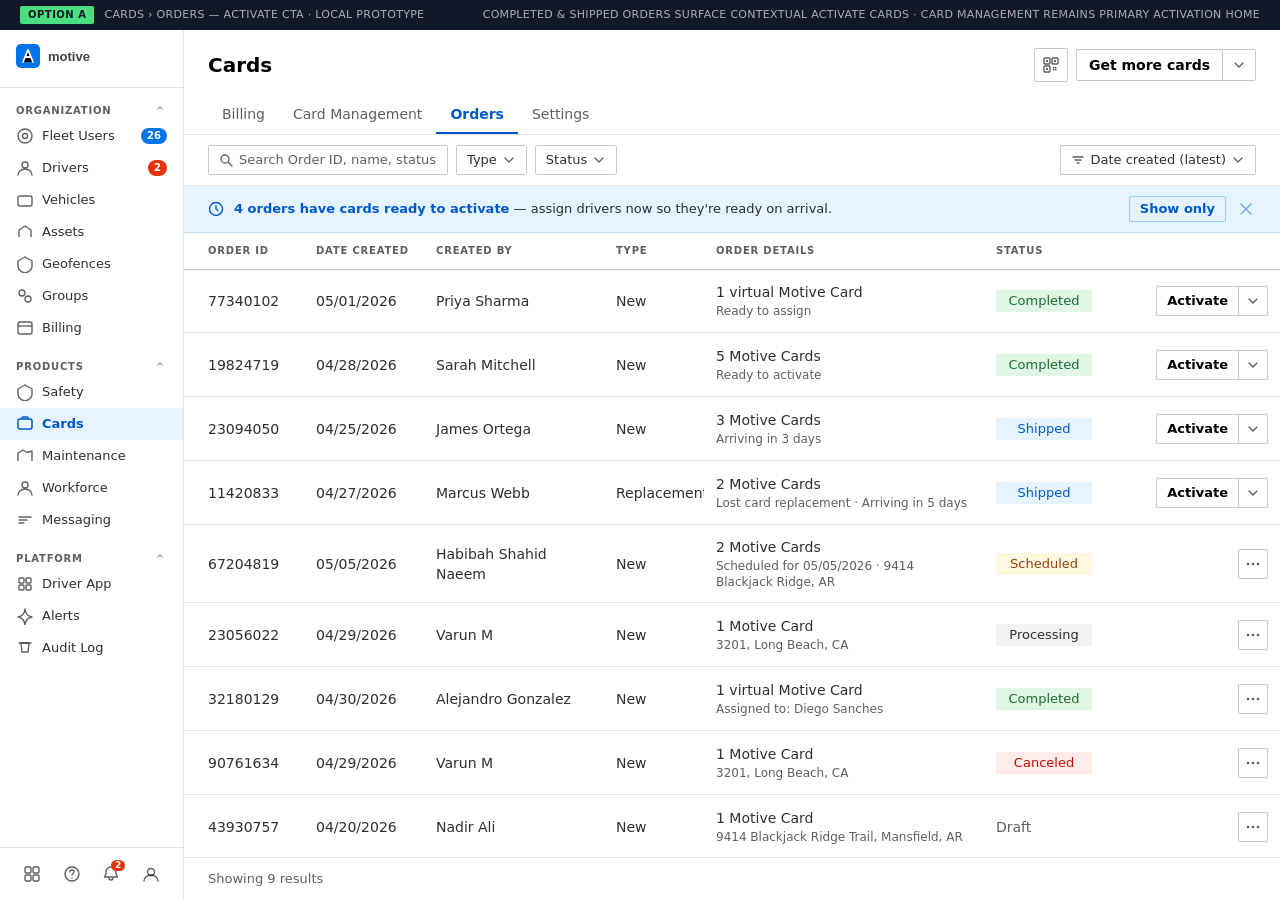
<file: index.html>
<!DOCTYPE html>
<html lang="en">
<head>
<meta charset="UTF-8"/>
<meta name="viewport" content="width=device-width,initial-scale=1.0"/>
<title>Cards › Orders — Option A</title>
<style>
:root {
  --bg-primary:#fff;--bg-secondary:#fafafa;--bg-tertiary:#f7f7f7;
  --bg-neutral:#f2f2f2;--bg-accent:#e5f4ff;--bg-positive:#e0f7e5;
  --bg-negative:#ffecea;--bg-warning:#fff8e1;
  --text-standard:rgba(0,0,0,.82);--text-subdued:rgba(0,0,0,.63);
  --text-inactive:rgba(0,0,0,.38);--text-emphasis:#000;
  --text-accent:#0058c8;--text-positive:#1b6c2d;--text-negative:#bd0e00;
  --stroke-inactive:rgba(0,0,0,.11);--stroke-standard:rgba(0,0,0,.22);
  --stroke-active:#0073e7;--blue-60:#0073e7;
  --r-xs:2px;--r-sm:4px;--r-md:6px;
}
*{box-sizing:border-box;margin:0;padding:0}
body{font:400 14px/20px 'Inter',system-ui,sans-serif;background:var(--bg-tertiary);color:var(--text-standard);display:flex;flex-direction:column;height:100vh;overflow:hidden}

.banner{height:30px;background:#111827;color:#fff;display:flex;align-items:center;justify-content:space-between;padding:0 20px;flex-shrink:0;position:relative;z-index:900}
.banner-badge{background:#4ade80;color:#111827;border-radius:2px;padding:2px 8px;font:600 10px/14px 'Inter',system-ui,sans-serif;letter-spacing:.5px;text-transform:uppercase;margin-right:10px}
.banner-text{font:400 11px/14px 'Inter',system-ui,sans-serif;opacity:.65;letter-spacing:.3px;text-transform:uppercase}
.app{display:flex;flex:1;overflow:hidden}

/* SIDEBAR */
.sb{width:184px;flex-shrink:0;background:#fff;border-right:1px solid var(--stroke-inactive);display:flex;flex-direction:column;overflow:hidden}
.sb-logo{padding:14px 16px;border-bottom:1px solid var(--stroke-inactive);flex-shrink:0}
.sb-scroll{flex:1;overflow-y:auto;padding:8px 0}
.sb-section{padding:8px 16px 2px;font:600 10px/12px 'Inter',system-ui,sans-serif;letter-spacing:.8px;text-transform:uppercase;color:var(--text-subdued);display:flex;align-items:center;justify-content:space-between}
.sb-section svg{width:14px;height:14px;opacity:.6}
.sb-item{display:flex;align-items:center;gap:8px;padding:7px 16px;color:var(--text-standard);font:400 13px/18px 'Inter',system-ui,sans-serif;cursor:pointer;white-space:nowrap}
.sb-item:hover{background:rgba(0,0,0,.03)}
.sb-item.active{color:var(--text-accent);background:var(--bg-accent);font-weight:600}
.sb-item .icon{width:18px;height:18px;flex-shrink:0;display:flex;align-items:center;justify-content:center;opacity:.75}
.sb-item.active .icon{opacity:1}
.sb-item .badge{margin-left:auto;background:var(--blue-60);color:#fff;border-radius:99px;font:600 10px/14px 'Inter',system-ui,sans-serif;padding:1px 6px;flex-shrink:0}
.sb-item .badge.notif{background:#e3350d}
.sb-footer{border-top:1px solid var(--stroke-inactive);padding:10px 16px;display:flex;align-items:center;justify-content:space-between;flex-shrink:0}
.sb-foot-icon{width:32px;height:32px;display:flex;align-items:center;justify-content:center;border-radius:4px;cursor:pointer;color:var(--text-subdued);position:relative}
.sb-foot-icon:hover{background:var(--bg-neutral)}
.sb-foot-icon .badge{position:absolute;top:2px;right:2px;background:#e3350d;color:#fff;border-radius:99px;font:700 9px/11px 'Inter',system-ui,sans-serif;padding:0 4px;min-width:14px;text-align:center}

.main{flex:1;display:flex;flex-direction:column;overflow:hidden;background:var(--bg-primary)}
.ph{padding:18px 24px 0;border-bottom:1px solid var(--stroke-inactive);flex-shrink:0}
.ph-row{display:flex;align-items:center;justify-content:space-between;margin-bottom:14px}
.ph-title{font:700 20px/28px 'Inter',system-ui,sans-serif;color:var(--text-emphasis)}
.ph-actions{display:flex;align-items:center;gap:8px}
.get-cards-btn{display:inline-flex;align-items:center;border:1px solid var(--stroke-standard);border-radius:var(--r-xs);overflow:hidden;font:600 14px/20px 'Inter',system-ui,sans-serif;color:var(--text-emphasis)}
.get-cards-btn .lbl{padding:5px 12px;border-right:1px solid var(--stroke-standard);cursor:pointer;white-space:nowrap}
.get-cards-btn .lbl:hover{background:var(--bg-secondary)}
.get-cards-btn .chev{padding:5px 8px;cursor:pointer;display:flex;align-items:center;color:var(--text-subdued)}
.get-cards-btn .chev:hover{background:var(--bg-neutral)}
.get-cards-btn .chev svg{width:16px;height:16px}
.icon-square{width:34px;height:34px;border:1px solid var(--stroke-standard);border-radius:var(--r-xs);display:flex;align-items:center;justify-content:center;cursor:pointer;color:var(--text-subdued)}
.icon-square:hover{background:var(--bg-secondary)}
.icon-square svg{width:18px;height:18px}
.tabs{display:flex}
.tab{padding:8px 14px;font:400 14px/20px 'Inter',system-ui,sans-serif;color:var(--text-subdued);cursor:pointer;border-bottom:2px solid transparent;white-space:nowrap}
.tab:hover{color:var(--text-standard)}
.tab.active{color:var(--text-accent);border-bottom-color:var(--text-accent);font-weight:600}

/* FILTER ROW */
.fr{display:flex;align-items:center;gap:8px;padding:10px 24px;border-bottom:1px solid var(--stroke-inactive);flex-shrink:0;background:var(--bg-primary);position:relative;z-index:30}
.search{display:flex;align-items:center;gap:6px;border:1px solid var(--stroke-standard);border-radius:var(--r-xs);padding:5px 10px;width:240px;flex-shrink:0;position:relative}
.search svg{width:14px;height:14px;flex-shrink:0;color:var(--text-subdued)}
.search input{border:none;outline:none;background:transparent;font:400 13px/18px 'Inter',system-ui,sans-serif;color:var(--text-standard);width:100%}
.search input::placeholder{color:var(--text-subdued)}
.filt{display:inline-flex;align-items:center;gap:5px;border:1px solid var(--stroke-standard);border-radius:var(--r-xs);padding:5px 10px;font:400 13px/18px 'Inter',system-ui,sans-serif;color:var(--text-standard);cursor:pointer;white-space:nowrap;user-select:none}
.filt svg{width:14px;height:14px;color:var(--text-subdued)}
.filt:hover{background:var(--bg-secondary)}
.filt.active{background:var(--bg-accent);border-color:var(--stroke-active);color:var(--text-accent);font-weight:600}
.filt.active svg{color:var(--text-accent)}
.fr-spacer{flex:1}
.sort{display:inline-flex;align-items:center;gap:5px;border:1px solid var(--stroke-standard);border-radius:var(--r-xs);padding:5px 10px;font:400 13px/18px 'Inter',system-ui,sans-serif;color:var(--text-standard);cursor:pointer;white-space:nowrap}
.sort:hover{background:var(--bg-secondary)}
.sort svg{width:14px;height:14px;color:var(--text-subdued)}

/* STATUS BAR */
.status-bar{display:flex;align-items:center;gap:10px;padding:10px 24px;background:var(--bg-accent);border-bottom:1px solid rgba(0,115,231,.2);flex-shrink:0}
.status-bar svg.sb-icon{width:16px;height:16px;color:var(--text-accent);flex-shrink:0}
.status-bar-msg{font:400 13px/18px 'Inter',system-ui,sans-serif;color:var(--text-standard);flex:1}
.status-bar-msg strong{color:var(--text-accent);font-weight:600}
.status-bar-link{font:600 13px/18px 'Inter',system-ui,sans-serif;color:var(--text-accent);cursor:pointer;white-space:nowrap;border:1px solid rgba(0,115,231,.3);border-radius:var(--r-xs);padding:3px 10px;background:transparent}
.status-bar-link:hover{background:rgba(0,115,231,.08)}
.status-bar-dismiss{width:20px;height:20px;display:flex;align-items:center;justify-content:center;cursor:pointer;opacity:.45;flex-shrink:0}
.status-bar-dismiss:hover{opacity:1}
.status-bar-dismiss svg{width:12px;height:12px;color:var(--text-accent)}

/* TABLE */
.ta{flex:1;overflow:auto;position:relative}
.tw{min-width:960px;width:100%}
.thead{display:flex;position:sticky;top:0;z-index:20;background:var(--bg-primary);box-shadow:0 0 0 1px rgba(0,0,0,.08),0 1px 2px rgba(0,0,0,.18);height:36px}
.th{display:flex;align-items:center;padding:0 12px;font:600 10px/12px 'Inter',system-ui,sans-serif;letter-spacing:.8px;text-transform:uppercase;color:var(--text-subdued);white-space:nowrap;flex-shrink:0}
.th.first{padding-left:24px}
.tr{display:flex;align-items:stretch;border-bottom:1px solid var(--stroke-inactive);min-height:64px;position:relative;background:var(--bg-primary)}
.tr:hover{background:var(--bg-secondary)}
.td{display:flex;flex-direction:column;justify-content:center;padding:12px 12px;flex-shrink:0;overflow:hidden}
.td.first{padding-left:24px}
.td-main{font:400 14px/20px 'Inter',system-ui,sans-serif;color:var(--text-standard)}
.td-sub{font:400 12px/16px 'Inter',system-ui,sans-serif;color:var(--text-subdued);margin-top:1px}
.c-id{width:120px}.c-date{width:120px}.c-by{width:180px}.c-type{width:100px}
.c-details{width:280px}.c-status{width:120px;padding:12px}.c-space{flex:1;min-width:20px}
.c-action{width:164px;padding:12px 24px 12px 8px;align-items:flex-end;justify-content:center;flex-shrink:0;overflow:visible}

/* TAGS */
.tag{display:inline-flex;align-items:center;justify-content:center;padding:2px 8px;border-radius:var(--r-xs);font:400 13px/18px 'Inter',system-ui,sans-serif;white-space:nowrap}
.tag-neutral{background:var(--bg-neutral);color:var(--text-standard)}
.tag-accent{background:var(--bg-accent);color:var(--text-accent)}
.tag-positive{background:var(--bg-positive);color:var(--text-positive)}
.tag-negative{background:var(--bg-negative);color:var(--text-negative)}
.tag-warning{background:var(--bg-warning);color:#92400e}
.tag-configured{background:#ede9fe;color:#5b21b6;font-style:italic}

/* SPLIT + ICON BUTTONS */
.split{display:inline-flex;align-items:center;border:1px solid var(--stroke-standard);border-radius:var(--r-xs);font:600 13px/18px 'Inter',system-ui,sans-serif;color:var(--text-emphasis);background:var(--bg-primary);position:relative;cursor:default}
.split:hover{background:var(--bg-secondary)}
.split .s-lbl{padding:5px 10px;border-right:1px solid var(--stroke-standard);cursor:pointer;white-space:nowrap}
.split .s-lbl:hover{background:var(--bg-accent);color:var(--text-accent);border-radius:1px 0 0 1px}
.split .s-chev{padding:5px 6px;cursor:pointer;display:flex;align-items:center;justify-content:center}
.split .s-chev:hover{background:var(--bg-neutral);border-radius:0 1px 1px 0}
.split .s-chev svg{width:16px;height:16px;color:var(--text-subdued)}
.ibtn-wrap{position:relative;display:inline-flex}
.ibtn{width:30px;height:30px;border:1px solid var(--stroke-standard);border-radius:var(--r-xs);display:inline-flex;align-items:center;justify-content:center;cursor:pointer;background:var(--bg-primary);color:var(--text-subdued);flex-shrink:0}
.ibtn:hover{background:var(--bg-secondary)}
.ibtn svg{width:16px;height:16px}

/* DROPDOWN */
.dd{display:none;position:fixed;z-index:9000;background:var(--bg-primary);border:1px solid var(--stroke-standard);border-radius:var(--r-sm);box-shadow:0 4px 16px rgba(0,0,0,.14);min-width:190px;overflow:hidden;padding:4px 0}
.dd.open{display:block}
.dd-item{padding:8px 16px;font:400 14px/20px 'Inter',system-ui,sans-serif;color:var(--text-standard);cursor:pointer;white-space:nowrap}
.dd-item:hover{background:var(--bg-secondary)}
.dd-item.bold{font-weight:600}
.dd-item.danger{color:var(--text-negative)}
.dd-item.danger:hover{background:var(--bg-negative)}
.dd-item.checked{color:var(--text-accent);font-weight:600}
.dd-sep{height:1px;background:var(--stroke-inactive);margin:3px 0}

/* TYPEAHEAD */
.ta-dd{display:none;position:fixed;z-index:9100;background:var(--bg-primary);border:1px solid var(--stroke-standard);border-radius:var(--r-sm);box-shadow:0 6px 20px rgba(0,0,0,.14);min-width:320px;overflow:hidden;padding:4px 0}
.ta-dd.open{display:block}
.ta-item{padding:9px 16px;font:400 13px/18px 'Inter',system-ui,sans-serif;color:var(--text-standard);cursor:pointer;display:flex;align-items:center;justify-content:space-between;gap:16px}
.ta-item:hover{background:var(--bg-secondary)}
.ta-id{font:600 13px/18px 'Inter',system-ui,sans-serif;color:var(--text-emphasis);white-space:nowrap}
.ta-meta{font:400 12px/16px 'Inter',system-ui,sans-serif;color:var(--text-subdued);white-space:nowrap}
.ta-hl{color:var(--text-accent)}
.ta-empty{padding:12px 16px;font:400 13px/18px 'Inter',system-ui,sans-serif;color:var(--text-subdued);text-align:center}
.ta-section{padding:4px 16px 2px;font:600 10px/12px 'Inter',system-ui,sans-serif;letter-spacing:.6px;text-transform:uppercase;color:var(--text-inactive)}

/* TOOLTIP */
.tip-wrap{position:relative;display:inline-flex;align-items:center}
.tip{display:none;position:fixed;z-index:9100;background:rgba(0,0,0,.86);color:#fff;font:400 12px/16px 'Inter',system-ui,sans-serif;padding:6px 10px;border-radius:var(--r-sm);pointer-events:none;max-width:240px;white-space:normal;text-align:right}
.tip::after{content:'';position:absolute;top:100%;right:10px;border:5px solid transparent;border-top-color:rgba(0,0,0,.86)}
.tip-wrap:hover .tip{display:block}

/* TABLE FOOTER + BULK BAR */
.tf{padding:12px 24px;border-top:1px solid var(--stroke-inactive);font:400 13px/18px 'Inter',system-ui,sans-serif;color:var(--text-subdued);flex-shrink:0;background:var(--bg-primary)}
.toast{display:none;position:fixed;bottom:24px;left:50%;transform:translateX(-50%);background:var(--text-positive);color:#fff;padding:10px 20px;border-radius:var(--r-xs);font:600 13px/18px 'Inter',system-ui,sans-serif;z-index:9999;box-shadow:0 4px 12px rgba(0,0,0,.2);pointer-events:none;white-space:nowrap}

/* DRAWER */
.drawer-overlay{display:none;position:fixed;inset:0;z-index:700;background:rgba(0,0,0,.35)}
.drawer-overlay.open{display:block}
.drawer{position:fixed;top:0;right:0;width:640px;height:100%;background:var(--bg-primary);box-shadow:-4px 0 24px rgba(0,0,0,.15);display:flex;flex-direction:column;overflow:hidden;z-index:701}
.drawer-head{display:flex;align-items:center;justify-content:space-between;padding:14px 24px;border-bottom:1px solid var(--stroke-inactive);flex-shrink:0}
.drawer-bc{font:400 13px/18px 'Inter',system-ui,sans-serif;color:var(--text-subdued);display:flex;align-items:center;gap:6px}
.drawer-bc .cur{font-weight:700;color:var(--text-emphasis)}
.drawer-bc svg{width:14px;height:14px;opacity:.5}
.drawer-close{border:1px solid var(--stroke-standard);border-radius:var(--r-xs);padding:5px 14px;font:400 13px/18px 'Inter',system-ui,sans-serif;cursor:pointer;color:var(--text-standard);background:var(--bg-primary)}
.drawer-close:hover{background:var(--bg-secondary)}
.drawer-body{flex:1;overflow-y:auto;padding:24px}
.d-card{border:1px solid var(--stroke-inactive);border-radius:var(--r-sm);padding:20px 24px;margin-bottom:16px}
.d-card-title{font:600 15px/22px 'Inter',system-ui,sans-serif;color:var(--text-emphasis);margin-bottom:4px}
.d-card-sub{font:400 13px/18px 'Inter',system-ui,sans-serif;color:var(--text-subdued)}
.d-section-title{font:600 15px/22px 'Inter',system-ui,sans-serif;color:var(--text-emphasis);margin-bottom:16px}
.d-field-label{font:400 12px/16px 'Inter',system-ui,sans-serif;color:var(--text-subdued);margin-bottom:2px}
.d-field-val{font:400 14px/20px 'Inter',system-ui,sans-serif;color:var(--text-standard)}
.d-sep{height:1px;background:var(--stroke-inactive);margin:16px 0}
.d-btn{display:inline-flex;align-items:center;border:1px solid var(--stroke-standard);border-radius:var(--r-xs);padding:7px 16px;font:400 13px/18px 'Inter',system-ui,sans-serif;color:var(--text-standard);cursor:pointer;background:var(--bg-primary);margin-top:4px}
.d-btn:hover{background:var(--bg-secondary)}
.d-alert{border-radius:var(--r-sm);padding:14px 18px;margin-bottom:16px;font:400 13px/18px 'Inter',system-ui,sans-serif}
.d-alert.warn{background:var(--bg-warning);border:1px solid #fcd34d;color:#78350f}
.d-alert.info{background:var(--bg-accent);border:1px solid #93c5fd;color:#1e40af}
.d-alert strong{display:block;font-weight:600;margin-bottom:4px}
.d-footer{flex-shrink:0;padding:16px 24px;border-top:1px solid var(--stroke-inactive);display:flex;align-items:center;justify-content:flex-end;gap:10px}
.d-footer .btn-cancel{border:1px solid var(--stroke-standard);border-radius:var(--r-xs);padding:7px 16px;font:400 13px/18px 'Inter',system-ui,sans-serif;color:var(--text-standard);cursor:pointer;background:var(--bg-primary)}
.d-footer .btn-cancel:hover{background:var(--bg-secondary)}
.d-footer .btn-primary{background:var(--blue-60);color:#fff;border:1px solid var(--blue-60);border-radius:var(--r-xs);padding:7px 16px;font:600 13px/18px 'Inter',system-ui,sans-serif;cursor:pointer}
.d-footer .btn-primary:hover{background:#0058c8}

/* MODAL */
.modal-overlay{display:none;position:fixed;inset:0;z-index:800;background:var(--bg-primary);flex-direction:column}
.modal-overlay.open{display:flex}
.modal-header{background:var(--blue-60);color:#fff;display:flex;align-items:center;justify-content:space-between;padding:0 24px;height:52px;flex-shrink:0}
.modal-title{font:600 16px/22px 'Inter',system-ui,sans-serif}
.modal-header-actions{display:flex;align-items:center;gap:10px}
.modal-close{border:1px solid rgba(255,255,255,.5);border-radius:var(--r-xs);padding:5px 16px;font:400 13px/18px 'Inter',system-ui,sans-serif;color:#fff;cursor:pointer;background:transparent}
.modal-close:hover{background:rgba(255,255,255,.12)}
.modal-next{border:1px solid rgba(255,255,255,.3);border-radius:var(--r-xs);padding:5px 16px;font:400 13px/18px 'Inter',system-ui,sans-serif;color:rgba(255,255,255,.45);cursor:not-allowed;background:transparent}
.modal-body{flex:1;overflow-y:auto;background:var(--bg-tertiary);padding:32px 24px}
.modal-body-inner{max-width:600px;margin:0 auto;display:flex;flex-direction:column;gap:16px}
.m-section{background:var(--bg-primary);border:1px solid var(--stroke-inactive);border-radius:var(--r-sm);padding:24px 28px}
.m-section-title{font:600 16px/22px 'Inter',system-ui,sans-serif;color:var(--text-emphasis);margin-bottom:20px}
.m-field{margin-bottom:20px}.m-field:last-child{margin-bottom:0}
.m-label{font:400 13px/18px 'Inter',system-ui,sans-serif;color:var(--text-standard);margin-bottom:6px}
.m-label .req{color:var(--text-negative)}
.m-input{width:100%;border:1px solid var(--stroke-standard);border-radius:var(--r-xs);padding:8px 12px;font:400 14px/20px 'Inter',system-ui,sans-serif;color:var(--text-standard);background:var(--bg-primary);outline:none}
.m-input:focus{border-color:var(--blue-60);box-shadow:0 0 0 2px rgba(0,115,231,.15)}
.m-radio-option{border:1px solid var(--stroke-standard);border-radius:var(--r-xs);padding:14px 16px;margin-bottom:8px;cursor:pointer;display:flex;align-items:flex-start;gap:12px}
.m-radio-option:hover,.m-radio-option.selected{border-color:var(--blue-60);background:var(--bg-accent)}
.m-radio-option input{margin-top:3px;flex-shrink:0;accent-color:var(--blue-60)}
.m-radio-option .ro-title{font:600 13px/18px 'Inter',system-ui,sans-serif;color:var(--text-emphasis)}
.m-radio-option .ro-sub{font:400 12px/16px 'Inter',system-ui,sans-serif;color:var(--text-subdued);margin-top:2px}
.m-personalization{display:flex;align-items:center;justify-content:space-between;padding:14px 16px;border:1px solid var(--stroke-standard);border-radius:var(--r-xs)}
.m-personalization-info .title{font:600 13px/18px 'Inter',system-ui,sans-serif;color:var(--text-emphasis)}
.m-personalization-info .sub{font:400 12px/16px 'Inter',system-ui,sans-serif;color:var(--text-subdued);margin-top:2px}
.m-change-btn{border:1px solid var(--stroke-standard);border-radius:var(--r-xs);padding:5px 14px;font:400 13px/18px 'Inter',system-ui,sans-serif;color:var(--text-standard);cursor:pointer;background:var(--bg-primary);flex-shrink:0}
.m-change-btn:hover{background:var(--bg-secondary)}
.m-select{width:100%;border:1px solid var(--stroke-standard);border-radius:var(--r-xs);padding:8px 12px;font:400 14px/20px 'Inter',system-ui,sans-serif;color:var(--text-subdued);background:var(--bg-primary);appearance:none;cursor:pointer}
.m-select-wrap{position:relative}
.m-select-wrap svg{position:absolute;right:10px;top:50%;transform:translateY(-50%);width:16px;height:16px;color:var(--text-subdued);pointer-events:none}
.m-footer{background:var(--bg-secondary);border-top:1px solid var(--stroke-inactive);padding:14px 24px;flex-shrink:0;text-align:center;font:400 13px/18px 'Inter',system-ui,sans-serif;color:var(--text-subdued)}
.m-footer a{color:var(--text-accent);text-decoration:none}
</style>
</head>
<body>

<div class="banner">
  <div style="display:flex;align-items:center">
    <span class="banner-badge">Option A</span>
    <span class="banner-text">Cards › Orders — Activate CTA · Local Prototype</span>
  </div>
  <span class="banner-text">Completed &amp; Shipped orders surface contextual Activate Cards · Card Management remains primary activation home</span>
</div>

<div class="app" id="app">
<nav class="sb">
  <div class="sb-logo"><svg width="100" height="24" viewBox="0 0 100 24"><rect width="24" height="24" rx="5" fill="#0073e7"/><path d="M7 18l5-12 5 12M9 13h6" stroke="#fff" stroke-width="1.8" stroke-linecap="round" stroke-linejoin="round"/><text x="32" y="17" font-family="Inter,sans-serif" font-size="13" font-weight="700" fill="rgba(0,0,0,0.75)">motive</text></svg></div>
  <div class="sb-scroll">
    <div class="sb-section">Organization <svg viewBox="0 0 14 14" fill="none"><path d="M9 5L7 3 5 5" stroke="currentColor" stroke-width="1.4" stroke-linecap="round" stroke-linejoin="round"/></svg></div>
    <div class="sb-item"><span class="icon"><svg viewBox="0 0 18 18" fill="none"><path d="M2 9a7 7 0 1 0 14 0A7 7 0 0 0 2 9z" stroke="currentColor" stroke-width="1.4"/><circle cx="9" cy="9" r="2.5" stroke="currentColor" stroke-width="1.4"/></svg></span>Fleet Users<span class="badge">26</span></div>
    <div class="sb-item"><span class="icon"><svg viewBox="0 0 18 18" fill="none"><circle cx="9" cy="6" r="3" stroke="currentColor" stroke-width="1.4"/><path d="M2 16c0-3.3 3.1-6 7-6s7 2.7 7 6" stroke="currentColor" stroke-width="1.4" stroke-linecap="round"/></svg></span>Drivers<span class="badge notif">2</span></div>
    <div class="sb-item"><span class="icon"><svg viewBox="0 0 18 18" fill="none"><rect x="2" y="5" width="14" height="10" rx="2" stroke="currentColor" stroke-width="1.4"/></svg></span>Vehicles</div>
    <div class="sb-item"><span class="icon"><svg viewBox="0 0 18 18" fill="none"><path d="M3 14V7l6-4 6 4v7" stroke="currentColor" stroke-width="1.4" stroke-linejoin="round"/></svg></span>Assets</div>
    <div class="sb-item"><span class="icon"><svg viewBox="0 0 18 18" fill="none"><path d="M9 2L2 6v5c0 3.3 2.9 6 7 7 4.1-1 7-3.7 7-7V6L9 2z" stroke="currentColor" stroke-width="1.4" stroke-linejoin="round"/></svg></span>Geofences</div>
    <div class="sb-item"><span class="icon"><svg viewBox="0 0 18 18" fill="none"><circle cx="6" cy="6" r="3" stroke="currentColor" stroke-width="1.4"/><circle cx="12" cy="12" r="3" stroke="currentColor" stroke-width="1.4"/></svg></span>Groups</div>
    <div class="sb-item"><span class="icon"><svg viewBox="0 0 18 18" fill="none"><rect x="2" y="3" width="14" height="12" rx="2" stroke="currentColor" stroke-width="1.4"/><path d="M2 7h14" stroke="currentColor" stroke-width="1.4"/></svg></span>Billing</div>
    <div class="sb-section" style="margin-top:8px">Products <svg viewBox="0 0 14 14" fill="none"><path d="M9 5L7 3 5 5" stroke="currentColor" stroke-width="1.4" stroke-linecap="round" stroke-linejoin="round"/></svg></div>
    <div class="sb-item"><span class="icon"><svg viewBox="0 0 18 18" fill="none"><path d="M9 2L2 6v5c0 3.3 2.9 6 7 7 4.1-1 7-3.7 7-7V6L9 2z" stroke="currentColor" stroke-width="1.4" stroke-linejoin="round"/></svg></span>Safety</div>
    <div class="sb-item active"><span class="icon"><svg viewBox="0 0 18 18" fill="none"><rect x="2" y="4" width="14" height="10" rx="2" stroke="currentColor" stroke-width="1.5"/><path d="M6 4V3a1 1 0 0 1 1-1h4a1 1 0 0 1 1 1v1" stroke="currentColor" stroke-width="1.4"/></svg></span>Cards</div>
    <div class="sb-item"><span class="icon"><svg viewBox="0 0 18 18" fill="none"><path d="M2 14V6l5-3 4 2.5L16 4v10" stroke="currentColor" stroke-width="1.4" stroke-linejoin="round"/></svg></span>Maintenance</div>
    <div class="sb-item"><span class="icon"><svg viewBox="0 0 18 18" fill="none"><circle cx="9" cy="6" r="3" stroke="currentColor" stroke-width="1.4"/><path d="M2 16c0-3.3 3.1-6 7-6s7 2.7 7 6" stroke="currentColor" stroke-width="1.4" stroke-linecap="round"/></svg></span>Workforce</div>
    <div class="sb-item"><span class="icon"><svg viewBox="0 0 18 18" fill="none"><path d="M3 6h12M3 9h8M3 12h5" stroke="currentColor" stroke-width="1.4" stroke-linecap="round"/></svg></span>Messaging</div>
    <div class="sb-section" style="margin-top:8px">Platform <svg viewBox="0 0 14 14" fill="none"><path d="M9 5L7 3 5 5" stroke="currentColor" stroke-width="1.4" stroke-linecap="round" stroke-linejoin="round"/></svg></div>
    <div class="sb-item"><span class="icon"><svg viewBox="0 0 18 18" fill="none"><rect x="3" y="3" width="5" height="5" rx="1" stroke="currentColor" stroke-width="1.4"/><rect x="10" y="3" width="5" height="5" rx="1" stroke="currentColor" stroke-width="1.4"/><rect x="3" y="10" width="5" height="5" rx="1" stroke="currentColor" stroke-width="1.4"/><rect x="10" y="10" width="5" height="5" rx="1" stroke="currentColor" stroke-width="1.4"/></svg></span>Driver App</div>
    <div class="sb-item"><span class="icon"><svg viewBox="0 0 18 18" fill="none"><path d="M9 2c-.5 5-4 7.5-7 8 3 .5 6.5 3 7 8 .5-5 4-7.5 7-8-3-.5-6.5-3-7-8z" stroke="currentColor" stroke-width="1.4" stroke-linejoin="round"/></svg></span>Alerts</div>
    <div class="sb-item"><span class="icon"><svg viewBox="0 0 18 18" fill="none"><path d="M5 4h8l-1 9H6L5 4z" stroke="currentColor" stroke-width="1.4" stroke-linejoin="round"/><path d="M3 4h12" stroke="currentColor" stroke-width="1.4" stroke-linecap="round"/></svg></span>Audit Log</div>
  </div>
  <div class="sb-footer">
    <div class="sb-foot-icon"><svg width="18" height="18" viewBox="0 0 18 18" fill="none"><rect x="2" y="2" width="6" height="6" rx="1.5" stroke="currentColor" stroke-width="1.4"/><rect x="10" y="2" width="6" height="6" rx="1.5" stroke="currentColor" stroke-width="1.4"/><rect x="2" y="10" width="6" height="6" rx="1.5" stroke="currentColor" stroke-width="1.4"/><rect x="10" y="10" width="6" height="6" rx="1.5" stroke="currentColor" stroke-width="1.4"/></svg></div>
    <div class="sb-foot-icon"><svg width="18" height="18" viewBox="0 0 18 18" fill="none"><circle cx="9" cy="9" r="7" stroke="currentColor" stroke-width="1.4"/><path d="M7 7c0-1.1.9-2 2-2s2 .9 2 2c0 1.4-2 2-2 3" stroke="currentColor" stroke-width="1.4" stroke-linecap="round"/><circle cx="9" cy="13" r=".75" fill="currentColor"/></svg></div>
    <div class="sb-foot-icon" style="position:relative"><svg width="18" height="18" viewBox="0 0 18 18" fill="none"><path d="M9 2a5 5 0 0 1 5 5v2l1.5 3H2.5L4 9V7a5 5 0 0 1 5-5z" stroke="currentColor" stroke-width="1.4" stroke-linejoin="round"/><path d="M7 13a2 2 0 0 0 4 0" stroke="currentColor" stroke-width="1.4"/></svg><span class="badge">2</span></div>
    <div class="sb-foot-icon"><svg width="18" height="18" viewBox="0 0 18 18" fill="none"><circle cx="9" cy="7" r="3.5" stroke="currentColor" stroke-width="1.4"/><path d="M2 16c0-3.3 3.1-6 7-6s7 2.7 7 6" stroke="currentColor" stroke-width="1.4" stroke-linecap="round"/></svg></div>
  </div>
</nav>

<main class="main">
  <div class="ph">
    <div class="ph-row">
      <h1 class="ph-title">Cards</h1>
      <div class="ph-actions">
        <div class="icon-square" title="Quick actions"><svg viewBox="0 0 18 18" fill="none"><rect x="2" y="2" width="6" height="6" rx="1" stroke="currentColor" stroke-width="1.4"/><rect x="10" y="2" width="6" height="6" rx="1" stroke="currentColor" stroke-width="1.4"/><rect x="2" y="10" width="6" height="6" rx="1" stroke="currentColor" stroke-width="1.4"/><rect x="4" y="4" width="2" height="2" fill="currentColor"/><rect x="12" y="4" width="2" height="2" fill="currentColor"/><rect x="4" y="12" width="2" height="2" fill="currentColor"/><rect x="11" y="11" width="1.5" height="1.5" fill="currentColor"/><rect x="13" y="11" width="1.5" height="1.5" fill="currentColor"/><rect x="11" y="13" width="1.5" height="1.5" fill="currentColor"/><rect x="13" y="13" width="1.5" height="1.5" fill="currentColor"/></svg></div>
        <div class="get-cards-btn" onclick="openModal()"><span class="lbl">Get more cards</span><span class="chev"><svg viewBox="0 0 16 16" fill="none"><path d="M4 6l4 4 4-4" stroke="currentColor" stroke-width="1.4" stroke-linecap="round" stroke-linejoin="round"/></svg></span></div>
      </div>
    </div>
    <div class="tabs">
      <div class="tab">Billing</div>
      <div class="tab">Card Management</div>
      <div class="tab active">Orders</div>
      <div class="tab">Settings</div>
    </div>
  </div>

  <!-- FILTER ROW -->
  <div class="fr">
    <div class="search">
      <svg viewBox="0 0 14 14" fill="none"><circle cx="6" cy="6" r="4" stroke="currentColor" stroke-width="1.3"/><path d="M9.5 9.5L13 13" stroke="currentColor" stroke-width="1.3" stroke-linecap="round"/></svg>
      <input type="text" id="searchInput" placeholder="Search Order ID, name, status…"
        oninput="handleSearch(this.value)"
        onkeydown="handleSearchKey(event)"
        onfocus="if(this.value.trim()) showTypeahead(this.value)"
        autocomplete="off"/>
    </div>
    <div class="filt" id="filtType" onclick="openFilterDD(event,'type',TYPE_OPTIONS)">Type <svg viewBox="0 0 14 14" fill="none"><path d="M3 5l4 4 4-4" stroke="currentColor" stroke-width="1.3" stroke-linecap="round" stroke-linejoin="round"/></svg></div>
    <div class="filt" id="filtStatus" onclick="openFilterDD(event,'status',STATUS_OPTIONS)">Status <svg viewBox="0 0 14 14" fill="none"><path d="M3 5l4 4 4-4" stroke="currentColor" stroke-width="1.3" stroke-linecap="round" stroke-linejoin="round"/></svg></div>
    <div class="fr-spacer"></div>
    <div class="sort"><svg viewBox="0 0 14 14" fill="none"><path d="M2 4h10M4 7h6M6 10h2" stroke="currentColor" stroke-width="1.3" stroke-linecap="round"/></svg>Date created (latest) <svg viewBox="0 0 14 14" fill="none"><path d="M3 5l4 4 4-4" stroke="currentColor" stroke-width="1.3" stroke-linecap="round" stroke-linejoin="round"/></svg></div>
  </div>

  <!-- STATUS BAR -->
  <div class="status-bar" id="statusBar">
    <svg class="sb-icon" viewBox="0 0 16 16" fill="none"><circle cx="8" cy="8" r="6.5" stroke="currentColor" stroke-width="1.4"/><path d="M8 5v3L10 9.5" stroke="currentColor" stroke-width="1.4" stroke-linecap="round" stroke-linejoin="round"/></svg>
    <span class="status-bar-msg" id="statusBarMsg"><strong>4 orders have cards ready to activate</strong> — assign drivers now so they're ready on arrival.</span>
    <button class="status-bar-link" onclick="filterToActivatable()">Show only</button>
    <span class="status-bar-dismiss" onclick="dismissStatusBar()"><svg viewBox="0 0 12 12" fill="none"><path d="M1 1l10 10M11 1L1 11" stroke="currentColor" stroke-width="1.5" stroke-linecap="round"/></svg></span>
  </div>

  <!-- TABLE -->
  <div class="ta">
    <div class="tw">
      <div class="thead">
        <div class="th c-id first">Order ID</div>
        <div class="th c-date">Date Created</div>
        <div class="th c-by">Created By</div>
        <div class="th c-type">Type</div>
        <div class="th c-details">Order Details</div>
        <div class="th c-status">Status</div>
        <div class="th c-space"></div>
        <div class="th c-action"></div>
      </div>

      <!-- tr1 · New · virtual card · Completed · eligible (virtual) -->
      <div class="tr" id="tr1" data-id="77340102" data-status="Completed" data-type="New">
        <div class="td c-id first"><span class="td-main">77340102</span></div>
        <div class="td c-date"><span class="td-main">05/01/2026</span></div>
        <div class="td c-by"><span class="td-main">Priya Sharma</span></div>
        <div class="td c-type"><span class="td-main">New</span></div>
        <div class="td c-details">
          <span class="td-main">1 virtual Motive Card</span>
          <span class="td-sub" id="tr1-sub">Ready to assign</span>
        </div>
        <div class="td c-status" id="tr1-status"><span class="tag tag-positive">Completed</span></div>
        <div class="td c-space"></div>
        <div class="td c-action" id="tr1-action">
          <div class="tip-wrap" onmouseenter="positionTip(this)">
            <div class="tip">Virtual card is ready to assign to a driver immediately.</div>
            <div class="split"><span class="s-lbl" onclick="openActivationDrawer('tr1')">Activate</span><span class="s-chev" onclick="toggleDD(event,'ddtr1')"><svg viewBox="0 0 16 16" fill="none"><path d="M4 6l4 4 4-4" stroke="currentColor" stroke-width="1.4" stroke-linecap="round" stroke-linejoin="round"/></svg></span></div>
          </div>
          <div class="dd" id="ddtr1">
            <div class="dd-item bold" onclick="openActivationDrawer('tr1')">Activate Cards</div>
            <div class="dd-item" onclick="openOrderDetailDrawer('tr1')">View order details</div>
          </div>
        </div>
      </div>

      <!-- tr2 · New · 5 physical cards · Completed · eligible (standard) -->
      <div class="tr" id="tr2" data-id="19824719" data-status="Completed" data-type="New">
        <div class="td c-id first"><span class="td-main">19824719</span></div>
        <div class="td c-date"><span class="td-main">04/28/2026</span></div>
        <div class="td c-by"><span class="td-main">Sarah Mitchell</span></div>
        <div class="td c-type"><span class="td-main">New</span></div>
        <div class="td c-details">
          <span class="td-main">5 Motive Cards</span>
          <span class="td-sub" id="tr2-sub">Ready to activate</span>
        </div>
        <div class="td c-status" id="tr2-status"><span class="tag tag-positive">Completed</span></div>
        <div class="td c-space"></div>
        <div class="td c-action" id="tr2-action">
          <div class="tip-wrap" onmouseenter="positionTip(this)">
            <div class="tip">Cards delivered. Activate to assign them to drivers.</div>
            <div class="split"><span class="s-lbl" onclick="openActivationDrawer('tr2')">Activate</span><span class="s-chev" onclick="toggleDD(event,'ddtr2')"><svg viewBox="0 0 16 16" fill="none"><path d="M4 6l4 4 4-4" stroke="currentColor" stroke-width="1.4" stroke-linecap="round" stroke-linejoin="round"/></svg></span></div>
          </div>
          <div class="dd" id="ddtr2">
            <div class="dd-item bold" onclick="openActivationDrawer('tr2')">Activate Cards</div>
            <div class="dd-item" onclick="openOrderDetailDrawer('tr2')">View order details</div>
          </div>
        </div>
      </div>

      <!-- tr3 · New · 3 physical cards · Shipped · eligible (preconfig) -->
      <div class="tr" id="tr3" data-id="23094050" data-status="Shipped" data-type="New">
        <div class="td c-id first"><span class="td-main">23094050</span></div>
        <div class="td c-date"><span class="td-main">04/25/2026</span></div>
        <div class="td c-by"><span class="td-main">James Ortega</span></div>
        <div class="td c-type"><span class="td-main">New</span></div>
        <div class="td c-details">
          <span class="td-main">3 Motive Cards</span>
          <span class="td-sub" id="tr3-sub">Arriving in 3 days</span>
        </div>
        <div class="td c-status" id="tr3-status"><span class="tag tag-accent">Shipped</span></div>
        <div class="td c-space"></div>
        <div class="td c-action" id="tr3-action">
          <div class="tip-wrap" onmouseenter="positionTip(this)">
            <div class="tip">Cards in transit. Pre-configure now — ready once delivered.</div>
            <div class="split"><span class="s-lbl" onclick="openActivationDrawer('tr3')">Activate</span><span class="s-chev" onclick="toggleDD(event,'ddtr3')"><svg viewBox="0 0 16 16" fill="none"><path d="M4 6l4 4 4-4" stroke="currentColor" stroke-width="1.4" stroke-linecap="round" stroke-linejoin="round"/></svg></span></div>
          </div>
          <div class="dd" id="ddtr3">
            <div class="dd-item bold" onclick="openActivationDrawer('tr3')">Activate Cards</div>
            <div class="dd-item" onclick="openOrderDetailDrawer('tr3')">View order details</div>
            <div class="dd-item">Track shipment</div>
            <div class="dd-sep"></div>
            <div class="dd-item danger" onclick="cancelOrder('tr3')">Cancel order</div>
          </div>
        </div>
      </div>

      <!-- tr4 · Replacement · 2 physical cards · Shipped · eligible (replacement-preconfig) -->
      <div class="tr" id="tr4" data-id="11420833" data-status="Shipped" data-type="Replacement">
        <div class="td c-id first"><span class="td-main">11420833</span></div>
        <div class="td c-date"><span class="td-main">04/27/2026</span></div>
        <div class="td c-by"><span class="td-main">Marcus Webb</span></div>
        <div class="td c-type"><span class="td-main">Replacement</span></div>
        <div class="td c-details">
          <span class="td-main">2 Motive Cards</span>
          <span class="td-sub" id="tr4-sub">Lost card replacement · Arriving in 5 days</span>
        </div>
        <div class="td c-status" id="tr4-status"><span class="tag tag-accent">Shipped</span></div>
        <div class="td c-space"></div>
        <div class="td c-action" id="tr4-action">
          <div class="tip-wrap" onmouseenter="positionTip(this)">
            <div class="tip">Replacement cards in transit. Pre-configure now — activating replaces the lost cards.</div>
            <div class="split"><span class="s-lbl" onclick="openActivationDrawer('tr4')">Activate</span><span class="s-chev" onclick="toggleDD(event,'ddtr4')"><svg viewBox="0 0 16 16" fill="none"><path d="M4 6l4 4 4-4" stroke="currentColor" stroke-width="1.4" stroke-linecap="round" stroke-linejoin="round"/></svg></span></div>
          </div>
          <div class="dd" id="ddtr4">
            <div class="dd-item bold" onclick="openActivationDrawer('tr4')">Activate Cards</div>
            <div class="dd-item" onclick="openOrderDetailDrawer('tr4')">View order details</div>
            <div class="dd-item">Track shipment</div>
            <div class="dd-sep"></div>
            <div class="dd-item danger" onclick="cancelOrder('tr4')">Cancel order</div>
          </div>
        </div>
      </div>

      <!-- tr5 · New · Scheduled (future order) · ineligible -->
      <div class="tr" id="tr5" data-id="67204819" data-status="Scheduled" data-type="New">
        <div class="td c-id first"><span class="td-main">67204819</span></div>
        <div class="td c-date"><span class="td-main">05/05/2026</span></div>
        <div class="td c-by"><span class="td-main">Habibah Shahid Naeem</span></div>
        <div class="td c-type"><span class="td-main">New</span></div>
        <div class="td c-details">
          <span class="td-main">2 Motive Cards</span>
          <span class="td-sub">Scheduled for 05/05/2026 · 9414 Blackjack Ridge, AR</span>
        </div>
        <div class="td c-status"><span class="tag tag-warning">Scheduled</span></div>
        <div class="td c-space"></div>
        <div class="td c-action" id="tr5-action">
          <div class="ibtn-wrap">
            <div class="ibtn" onclick="toggleDD(event,'ddtr5')"><svg viewBox="0 0 16 16" fill="currentColor"><circle cx="3" cy="8" r="1.3"/><circle cx="8" cy="8" r="1.3"/><circle cx="13" cy="8" r="1.3"/></svg></div>
            <div class="dd" id="ddtr5">
              <div class="dd-item" onclick="openOrderDetailDrawer('tr5')">View order details</div>
              <div class="dd-sep"></div>
              <div class="dd-item danger" onclick="cancelOrder('tr5')">Cancel order</div>
            </div>
          </div>
        </div>
      </div>

      <!-- tr6 · New · Processing · ineligible -->
      <div class="tr" id="tr6" data-id="23056022" data-status="Processing" data-type="New">
        <div class="td c-id first"><span class="td-main">23056022</span></div>
        <div class="td c-date"><span class="td-main">04/29/2026</span></div>
        <div class="td c-by"><span class="td-main">Varun M</span></div>
        <div class="td c-type"><span class="td-main">New</span></div>
        <div class="td c-details">
          <span class="td-main">1 Motive Card</span>
          <span class="td-sub">3201, Long Beach, CA</span>
        </div>
        <div class="td c-status" id="tr6-status"><span class="tag tag-neutral">Processing</span></div>
        <div class="td c-space"></div>
        <div class="td c-action" id="tr6-action">
          <div class="ibtn-wrap">
            <div class="ibtn" onclick="toggleDD(event,'ddtr6')"><svg viewBox="0 0 16 16" fill="currentColor"><circle cx="3" cy="8" r="1.3"/><circle cx="8" cy="8" r="1.3"/><circle cx="13" cy="8" r="1.3"/></svg></div>
            <div class="dd" id="ddtr6">
              <div class="dd-item" onclick="openOrderDetailDrawer('tr6')">View order details</div>
              <div class="dd-sep"></div>
              <div class="dd-item danger" onclick="cancelOrder('tr6')">Cancel order</div>
            </div>
          </div>
        </div>
      </div>

      <!-- tr7 · New · virtual · Completed · already assigned -->
      <div class="tr" id="tr7" data-id="32180129" data-status="Completed" data-type="New">
        <div class="td c-id first"><span class="td-main">32180129</span></div>
        <div class="td c-date"><span class="td-main">04/30/2026</span></div>
        <div class="td c-by"><span class="td-main">Alejandro Gonzalez</span></div>
        <div class="td c-type"><span class="td-main">New</span></div>
        <div class="td c-details">
          <span class="td-main">1 virtual Motive Card</span>
          <span class="td-sub">Assigned to: Diego Sanches</span>
        </div>
        <div class="td c-status"><span class="tag tag-positive">Completed</span></div>
        <div class="td c-space"></div>
        <div class="td c-action">
          <div class="ibtn-wrap">
            <div class="ibtn" onclick="toggleDD(event,'ddtr7')"><svg viewBox="0 0 16 16" fill="currentColor"><circle cx="3" cy="8" r="1.3"/><circle cx="8" cy="8" r="1.3"/><circle cx="13" cy="8" r="1.3"/></svg></div>
            <div class="dd" id="ddtr7"><div class="dd-item" onclick="openOrderDetailDrawer('tr7')">View order details</div></div>
          </div>
        </div>
      </div>

      <!-- tr8 · New · Canceled -->
      <div class="tr" id="tr8" data-id="90761634" data-status="Canceled" data-type="New">
        <div class="td c-id first"><span class="td-main">90761634</span></div>
        <div class="td c-date"><span class="td-main">04/29/2026</span></div>
        <div class="td c-by"><span class="td-main">Varun M</span></div>
        <div class="td c-type"><span class="td-main">New</span></div>
        <div class="td c-details"><span class="td-main">1 Motive Card</span><span class="td-sub">3201, Long Beach, CA</span></div>
        <div class="td c-status"><span class="tag tag-negative">Canceled</span></div>
        <div class="td c-space"></div>
        <div class="td c-action">
          <div class="ibtn-wrap">
            <div class="ibtn" onclick="toggleDD(event,'ddtr8')"><svg viewBox="0 0 16 16" fill="currentColor"><circle cx="3" cy="8" r="1.3"/><circle cx="8" cy="8" r="1.3"/><circle cx="13" cy="8" r="1.3"/></svg></div>
            <div class="dd" id="ddtr8">
              <div class="dd-item" onclick="openOrderDetailDrawer('tr8')">View order details</div>
              <div class="dd-item" onclick="openModal()">Reorder</div>
            </div>
          </div>
        </div>
      </div>

      <!-- tr9 · New · Draft -->
      <div class="tr" id="tr9" data-id="43930757" data-status="Draft" data-type="New">
        <div class="td c-id first"><span class="td-main">43930757</span></div>
        <div class="td c-date"><span class="td-main">04/20/2026</span></div>
        <div class="td c-by"><span class="td-main">Nadir Ali</span></div>
        <div class="td c-type"><span class="td-main">New</span></div>
        <div class="td c-details"><span class="td-main">1 Motive Card</span><span class="td-sub">9414 Blackjack Ridge Trail, Mansfield, AR</span></div>
        <div class="td c-status"><span class="td-main" style="color:var(--text-subdued)">Draft</span></div>
        <div class="td c-space"></div>
        <div class="td c-action">
          <div class="ibtn-wrap">
            <div class="ibtn" onclick="toggleDD(event,'ddtr9')"><svg viewBox="0 0 16 16" fill="currentColor"><circle cx="3" cy="8" r="1.3"/><circle cx="8" cy="8" r="1.3"/><circle cx="13" cy="8" r="1.3"/></svg></div>
            <div class="dd" id="ddtr9">
              <div class="dd-item" onclick="openOrderDetailDrawer('tr9')">View order details</div>
              <div class="dd-item">Edit draft</div>
              <div class="dd-sep"></div>
              <div class="dd-item danger">Delete draft</div>
            </div>
          </div>
        </div>
      </div>

    </div>
  </div>
  <div class="tf" id="tableFooter">Showing 9 results</div>
</main>
</div>

<!-- TYPEAHEAD DROPDOWN -->
<div class="ta-dd" id="taDropdown"></div>

<!-- TOAST -->
<div class="toast" id="toast"></div>

<!-- DRAWER -->
<div class="drawer-overlay" id="drawerOverlay" onclick="closeDrawer()">
  <div class="drawer" onclick="event.stopPropagation()">
    <div class="drawer-head">
      <div class="drawer-bc">
        <span>Cards</span>
        <svg viewBox="0 0 14 14" fill="none"><path d="M5 3l4 4-4 4" stroke="currentColor" stroke-width="1.4" stroke-linecap="round" stroke-linejoin="round"/></svg>
        <span>Orders</span>
        <svg viewBox="0 0 14 14" fill="none"><path d="M5 3l4 4-4 4" stroke="currentColor" stroke-width="1.4" stroke-linecap="round" stroke-linejoin="round"/></svg>
        <span class="cur" id="drawerOrderId"></span>
      </div>
      <button class="drawer-close" onclick="closeDrawer()">Close</button>
    </div>
    <div class="drawer-body" id="drawerBody"></div>
    <div class="d-footer" id="drawerFooter" style="display:none">
      <button class="btn-cancel" onclick="closeDrawer()">Cancel</button>
      <button class="btn-primary" id="drawerPrimaryBtn" onclick="drawerCommit()">Activate Cards</button>
    </div>
  </div>
</div>

<!-- MODAL -->
<div class="modal-overlay" id="modalOverlay">
  <div class="modal-header">
    <span class="modal-title">New Card Order</span>
    <div class="modal-header-actions">
      <button class="modal-close" onclick="closeModal()">Close</button>
      <button class="modal-next">Next</button>
    </div>
  </div>
  <div class="modal-body">
    <div class="modal-body-inner">
      <div class="m-section">
        <div class="m-section-title">Order details</div>
        <div class="m-field"><div class="m-label">Quantity</div><input class="m-input" type="number" min="1"/></div>
        <div class="m-field">
          <div class="m-label">Fuel station prompts <span class="req">*</span></div>
          <div class="m-radio-option" onclick="selectRadio(this)"><input type="radio" name="fuel" value="none"/><div><div class="ro-title">None</div><div class="ro-sub">No information required at point of sale.</div></div></div>
          <div class="m-radio-option" onclick="selectRadio(this)"><input type="radio" name="fuel" value="driver"/><div><div class="ro-title">Driver Code + odometer</div><div class="ro-sub">Required at point of sale to purchase fuel.</div></div></div>
        </div>
        <div class="m-field">
          <div class="m-label">Personalization <span class="req">*</span></div>
          <div class="m-personalization"><div class="m-personalization-info"><div class="title">Standard Card ID</div><div class="sub">Auto-generated, allows easy reassignment.</div></div><button class="m-change-btn">Change</button></div>
        </div>
        <div class="m-field">
          <div class="m-label">Reason for ordering</div>
          <div class="m-select-wrap"><select class="m-select"><option value="">Please select</option><option>New hire</option><option>Lost card</option><option>Damaged card</option><option>Additional card needed</option></select><svg viewBox="0 0 16 16" fill="none"><path d="M4 6l4 4 4-4" stroke="currentColor" stroke-width="1.4" stroke-linecap="round" stroke-linejoin="round"/></svg></div>
        </div>
      </div>
      <div class="m-section">
        <div class="m-section-title">Shipping details</div>
        <div style="display:grid;grid-template-columns:1fr 1fr;gap:16px" class="m-field">
          <div><div class="m-label">Recipient name <span class="req">*</span></div><input class="m-input" type="text"/></div>
          <div><div class="m-label">Phone number <span class="req">*</span></div><div style="display:flex;gap:8px"><input class="m-input" style="width:60px" type="text" value="+1" readonly/><input class="m-input" style="flex:1" type="tel" placeholder="(___) ___-____"/></div></div>
        </div>
        <div class="m-field"><div class="m-label">Shipping address</div><div class="m-select-wrap"><select class="m-select"><option value="">Please select</option><option>3201 Long Beach, CA</option><option>9414 Blackjack Ridge Trail, Mansfield, AR</option></select><svg viewBox="0 0 16 16" fill="none"><path d="M4 6l4 4 4-4" stroke="currentColor" stroke-width="1.4" stroke-linecap="round" stroke-linejoin="round"/></svg></div></div>
        <div class="m-field">
          <div class="m-label">Shipping method <span class="req">*</span></div>
          <div class="m-radio-option selected" onclick="selectRadio(this)"><input type="radio" name="ship" value="standard" checked/><div><div class="ro-title">Standard shipping – Free</div><div class="ro-sub">7–10 business days</div></div></div>
          <div class="m-radio-option" onclick="selectRadio(this)"><input type="radio" name="ship" value="expedited"/><div><div class="ro-title">Expedited shipping – Free</div><div class="ro-sub">3–5 business days</div></div></div>
        </div>
      </div>
    </div>
  </div>
  <div class="m-footer">Need help ordering? <a href="#">Contact support</a> or call (855) 434-3564</div>
</div>

<script>
// ═══════════════════════════════════════
//  CONSTANTS
// ═══════════════════════════════════════
const TYPE_OPTIONS   = ['New', 'Replacement'];
const STATUS_OPTIONS = ['Draft', 'Scheduled', 'Processing', 'Shipped', 'Completed', 'Canceled'];

// ═══════════════════════════════════════
//  ORDER STATE
// ═══════════════════════════════════════
const ORDERS = {
  tr1: { id:'77340102', mode:'virtual',               state:'eligible',   count:1, cardType:'virtual',  createdBy:'Priya Sharma',        date:'05/01/2026', orderType:'New',         rewardIssued:true },
  tr2: { id:'19824719', mode:'standard',              state:'eligible',   count:5, cardType:'physical', createdBy:'Sarah Mitchell',      date:'04/28/2026', orderType:'New'          },
  tr3: { id:'23094050', mode:'preconfig',             state:'eligible',   count:3, cardType:'physical', createdBy:'James Ortega',        date:'04/25/2026', orderType:'New',         eta:'Arriving in 3 days' },
  tr4: { id:'11420833', mode:'replacement-preconfig', state:'eligible',   count:2, cardType:'physical', createdBy:'Marcus Webb',         date:'04/27/2026', orderType:'Replacement', eta:'Arriving in 5 days' },
  tr5: { id:'67204819', mode:null,                    state:'scheduled',  count:2, cardType:'physical', createdBy:'Habibah Shahid Naeem',date:'05/05/2026', orderType:'New'          },
  tr6: { id:'23056022', mode:null,                    state:'ineligible', count:1, cardType:'physical', createdBy:'Varun M',             date:'04/29/2026', orderType:'New'          },
  tr7: { id:'32180129', mode:null,                    state:'ineligible', count:1, cardType:'virtual',  createdBy:'Alejandro Gonzalez',  date:'04/30/2026', orderType:'New',         assignedTo:'Diego Sanches' },
  tr8: { id:'90761634', mode:null,                    state:'canceled',   count:1, cardType:'physical', createdBy:'Varun M',             date:'04/29/2026', orderType:'New'          },
  tr9: { id:'43930757', mode:null,                    state:'draft',      count:1, cardType:'physical', createdBy:'Nadir Ali',           date:'04/20/2026', orderType:'New'          },
};

// ═══════════════════════════════════════
//  FILTER STATE
// ═══════════════════════════════════════
const FILTERS = { type: null, status: null };
let _activeRowId = null;
let _openFilterBtn = null;

// ═══════════════════════════════════════
//  DROPDOWN (row actions)
// ═══════════════════════════════════════
function toggleDD(e, id) {
  e.stopPropagation();
  const dd = document.getElementById(id);
  if (!dd) return;
  const wasOpen = dd.classList.contains('open');
  closeAllMenus();
  if (!wasOpen) {
    const container = e.currentTarget.closest('.split') || e.currentTarget.closest('.ibtn-wrap') || e.currentTarget.parentElement;
    const rect = container.getBoundingClientRect();
    Object.assign(dd.style, { top: (rect.bottom+2)+'px', right: (window.innerWidth-rect.right)+'px', left:'auto' });
    dd.classList.add('open');
  }
}

// ═══════════════════════════════════════
//  FILTER DROPDOWNS (Type / Status)
// ═══════════════════════════════════════
function openFilterDD(e, field, options) {
  e.stopPropagation();
  const btn = e.currentTarget;
  const existingDD = document.getElementById('filterDD');
  if (existingDD) {
    existingDD.remove();
    if (_openFilterBtn === btn) { _openFilterBtn = null; return; }
  }
  _openFilterBtn = btn;
  const rect = btn.getBoundingClientRect();
  const dd = document.createElement('div');
  dd.className = 'dd open';
  dd.id = 'filterDD';
  dd.style.cssText = `top:${rect.bottom+2}px;left:${rect.left}px;right:auto;min-width:${Math.max(rect.width,160)}px`;
  options.forEach(opt => {
    const item = document.createElement('div');
    item.className = 'dd-item' + (FILTERS[field] === opt ? ' checked' : '');
    item.textContent = opt;
    item.onclick = ev => {
      ev.stopPropagation();
      FILTERS[field] = FILTERS[field] === opt ? null : opt;
      updateFilterBtn(field, btn);
      dd.remove(); _openFilterBtn = null;
      applyFilters();
    };
    dd.appendChild(item);
  });
  if (FILTERS[field]) {
    const sep = document.createElement('div'); sep.className = 'dd-sep'; dd.appendChild(sep);
    const clr = document.createElement('div'); clr.className = 'dd-item'; clr.style.color = 'var(--text-subdued)'; clr.textContent = 'Clear filter';
    clr.onclick = ev => { ev.stopPropagation(); FILTERS[field] = null; updateFilterBtn(field, btn); dd.remove(); _openFilterBtn = null; applyFilters(); };
    dd.appendChild(clr);
  }
  document.body.appendChild(dd);
}

function updateFilterBtn(field, btn) {
  const label = field === 'type' ? 'Type' : 'Status';
  const chevSvg = `<svg viewBox="0 0 14 14" fill="none"><path d="M3 5l4 4 4-4" stroke="currentColor" stroke-width="1.3" stroke-linecap="round" stroke-linejoin="round"/></svg>`;
  btn.innerHTML = (FILTERS[field] ? FILTERS[field] : label) + ' ' + chevSvg;
  btn.classList.toggle('active', !!FILTERS[field]);
}

// ═══════════════════════════════════════
//  COMBINED FILTER + SEARCH
// ═══════════════════════════════════════
function applyFilters() {
  const q = document.getElementById('searchInput').value.trim().toLowerCase();
  let visible = 0;
  const total = document.querySelectorAll('.tr').length;
  document.querySelectorAll('.tr').forEach(row => {
    const rowStatus = row.getAttribute('data-status') || '';
    const rowType   = row.getAttribute('data-type') || '';
    const rowId     = row.getAttribute('data-id') || '';
    const byEl      = row.querySelector('.c-by .td-main');
    const byText    = byEl ? byEl.textContent.toLowerCase() : '';
    let show = true;
    if (FILTERS.type   && rowType   !== FILTERS.type)   show = false;
    if (FILTERS.status && rowStatus !== FILTERS.status) show = false;
    if (q && show) {
      show = rowId.includes(q) || byText.includes(q) ||
             rowType.toLowerCase().includes(q) || rowStatus.toLowerCase().includes(q);
    }
    row.style.display = show ? 'flex' : 'none';
    if (show) visible++;
  });
  const parts = [];
  if (FILTERS.type)   parts.push(FILTERS.type);
  if (FILTERS.status) parts.push(FILTERS.status);
  if (q)              parts.push(`"${document.getElementById('searchInput').value.trim()}"`);
  document.getElementById('tableFooter').textContent =
    visible === total && !parts.length ? `Showing ${total} results` :
    `Showing ${visible} result${visible !== 1 ? 's' : ''}${parts.length ? ' · ' + parts.join(' · ') : ''}`;
}

// ═══════════════════════════════════════
//  TYPEAHEAD SEARCH
// ═══════════════════════════════════════
function handleSearch(val) {
  applyFilters();
  if (val.trim()) showTypeahead(val);
  else closeTaDD();
  const sb = document.getElementById('statusBar');
  if (sb && !val.trim() && !FILTERS.type && !FILTERS.status) sb.style.display = 'flex';
}

function handleSearchKey(e) {
  if (e.key === 'Escape' || e.key === 'Enter') closeTaDD();
}

function showTypeahead(val) {
  const q = val.trim().toLowerCase();
  if (!q) { closeTaDD(); return; }
  const dd = document.getElementById('taDropdown');
  const rows = Array.from(document.querySelectorAll('.tr')).map(r => ({
    id:        r.getAttribute('data-id'),
    rowId:     r.id,
    status:    r.getAttribute('data-status'),
    type:      r.getAttribute('data-type'),
    createdBy: r.querySelector('.c-by .td-main')?.textContent || '',
    details:   r.querySelector('.c-details .td-main')?.textContent || '',
  }));
  const matches = rows.filter(r =>
    r.id.includes(q) || r.createdBy.toLowerCase().includes(q) ||
    r.type.toLowerCase().includes(q) || r.status.toLowerCase().includes(q)
  ).slice(0, 7);

  const hl = (text, q) => {
    const i = text.toLowerCase().indexOf(q);
    if (i < 0) return escHtml(text);
    return escHtml(text.slice(0,i)) + `<span class="ta-hl">${escHtml(text.slice(i,i+q.length))}</span>` + escHtml(text.slice(i+q.length));
  };

  if (!matches.length) {
    dd.innerHTML = '<div class="ta-empty">No matching orders</div>';
  } else {
    dd.innerHTML = '<div class="ta-section">Orders</div>' + matches.map(m => `
      <div class="ta-item" onclick="selectSuggestion('${m.id}')">
        <span class="ta-id">#${hl(m.id, q)}</span>
        <span class="ta-meta">${hl(m.createdBy, q)} · <span style="color:var(--text-standard)">${hl(m.status, q)}</span></span>
      </div>`).join('');
  }
  const inp = document.getElementById('searchInput');
  const box = inp.closest('.search');
  const rect = box.getBoundingClientRect();
  Object.assign(dd.style, { top: (rect.bottom+2)+'px', left: rect.left+'px', right:'auto', minWidth: rect.width+'px' });
  dd.classList.add('open');
}

function selectSuggestion(orderId) {
  document.getElementById('searchInput').value = orderId;
  closeTaDD();
  document.querySelectorAll('.tr').forEach(r => {
    r.style.display = r.getAttribute('data-id') === orderId ? 'flex' : 'none';
  });
  document.getElementById('tableFooter').textContent = `Showing 1 result for "${orderId}"`;
}

function closeTaDD() { document.getElementById('taDropdown').classList.remove('open'); }
function escHtml(s) { return s.replace(/&/g,'&amp;').replace(/</g,'&lt;').replace(/>/g,'&gt;'); }

function closeAllMenus() {
  document.querySelectorAll('.dd').forEach(d => d.classList.remove('open'));
  closeTaDD();
  const fdd = document.getElementById('filterDD');
  if (fdd) { fdd.remove(); _openFilterBtn = null; }
}
document.addEventListener('click', closeAllMenus);

// ═══════════════════════════════════════
//  STATUS BAR
// ═══════════════════════════════════════
function updateStatusBar() {
  const n = Object.values(ORDERS).filter(o => o.state === 'eligible').length;
  const sb = document.getElementById('statusBar');
  if (!sb) return;
  if (n === 0) { sb.style.display = 'none'; return; }
  sb.style.display = 'flex';
  document.getElementById('statusBarMsg').innerHTML =
    `<strong>${n} order${n!==1?'s have':' has'} cards ready to activate</strong> — assign drivers now so they're ready on arrival.`;
}
function dismissStatusBar() { document.getElementById('statusBar').style.display = 'none'; }
function filterToActivatable() {
  const eligible = new Set(Object.keys(ORDERS).filter(k => ORDERS[k].state === 'eligible'));
  document.querySelectorAll('.tr').forEach(r => { r.style.display = eligible.has(r.id) ? 'flex' : 'none'; });
  document.getElementById('searchInput').value = '';
  document.getElementById('tableFooter').textContent = `Showing ${eligible.size} results — cards ready to activate`;
  document.getElementById('statusBar').style.display = 'none';
  FILTERS.type = null; FILTERS.status = null;
  ['filtType','filtStatus'].forEach(id => { const b = document.getElementById(id); if(b){ b.classList.remove('active'); } });
}

// ═══════════════════════════════════════
//  ROW SELECTION + BULK BAR
// ═══════════════════════════════════════





// ═══════════════════════════════════════
//  ACTIVATION DRAWER
// ═══════════════════════════════════════
function driverSelectHtml(uid) {
  return `<div class="m-select-wrap" style="margin-top:6px;margin-bottom:4px;position:relative">
    <select class="m-select" style="width:100%">
      <option value="">Please select a driver</option>
      <option>Diego Sanches</option><option>Alejandro Gonzalez</option>
      <option>Habibah Shahid Naeem</option><option>Marcus Webb</option>
    </select>
    <svg style="position:absolute;right:10px;top:50%;transform:translateY(-50%);width:16px;height:16px;color:var(--text-subdued);pointer-events:none" viewBox="0 0 16 16" fill="none"><path d="M4 6l4 4 4-4" stroke="currentColor" stroke-width="1.4" stroke-linecap="round" stroke-linejoin="round"/></svg>
  </div>`;
}

function openActivationDrawer(rowId) {
  closeAllMenus();
  _activeRowId = rowId;
  const o = ORDERS[rowId];
  document.getElementById('drawerOrderId').textContent = o.id;

  let alert = '', body = '', primaryLabel = 'Activate Cards';

  if (o.mode === 'virtual') {
    alert = `<div class="d-alert info"><strong>Virtual card — activates immediately</strong>This virtual Motive Card will be ready to use as soon as you assign it to a driver.</div>`;
    primaryLabel = 'Activate';
    body = `<div class="d-card">
      <div class="d-section-title">Activate Card — Order #${o.id}</div>
      <div class="d-field-label">Card</div>
      <div class="d-field-val" style="margin-bottom:4px">1 virtual Motive Card</div>
      ${o.rewardIssued ? '<div class="d-field-val" style="font-size:12px;color:var(--text-subdued);margin-bottom:16px">Reward-issued card</div>' : ''}
      <div class="d-sep"></div>
      <div class="d-field-label">Assign to driver</div>
      ${driverSelectHtml(rowId)}
    </div>`;

  } else if (o.mode === 'standard') {
    body = `<div class="d-card">
      <div class="d-section-title">Activate Cards — Order #${o.id}</div>
      <div class="d-field-label">Cards</div>
      <div class="d-field-val" style="margin-bottom:16px">${o.count} Motive Card${o.count!==1?'s':''} · delivered · ready to activate</div>
      <div class="d-sep"></div>
      <div class="d-field-label">Assign to driver</div>
      ${driverSelectHtml(rowId)}
      <div class="d-field-label" style="margin-top:14px;margin-bottom:6px">Card ID</div>
      <input class="m-input" placeholder="Auto-generated Standard Card ID" readonly/>
      <div style="font-size:12px;color:var(--text-subdued);margin-top:4px">Assign individual cards to different drivers from Card Management.</div>
    </div>`;

  } else if (o.mode === 'preconfig') {
    alert = `<div class="d-alert warn"><strong>Cards still in transit</strong>This card is still in transit. You can pre-configure it now — it'll be ready to use once delivered.</div>`;
    primaryLabel = 'Pre-configure';
    body = `<div class="d-card">
      <div class="d-section-title">Pre-configure Activation — Order #${o.id}</div>
      <div class="d-field-label">Cards</div>
      <div class="d-field-val" style="margin-bottom:4px">${o.count} Motive Card${o.count!==1?'s':''}</div>
      <div class="d-field-val" style="font-size:12px;color:var(--text-subdued);margin-bottom:16px">${o.eta}</div>
      <div class="d-sep"></div>
      <div class="d-field-label">Assign to driver (on delivery)</div>
      ${driverSelectHtml(rowId)}
    </div>`;

  } else if (o.mode === 'replacement-preconfig') {
    alert = `<div class="d-alert info"><strong>Replacement cards</strong>These replacement cards are ready to pre-configure. Activating them will replace the previous lost or inactive cards — the previous cards will be permanently deactivated.</div>
    <div class="d-alert warn"><strong>Cards still in transit</strong>This card is still in transit. You can pre-configure it now — it'll be ready to use once delivered.</div>`;
    primaryLabel = 'Pre-configure';
    body = `<div class="d-card">
      <div class="d-section-title">Pre-configure Replacement Cards — Order #${o.id}</div>
      <div class="d-field-label">Cards</div>
      <div class="d-field-val" style="margin-bottom:4px">${o.count} replacement Motive Card${o.count!==1?'s':''}</div>
      <div class="d-field-val" style="font-size:12px;color:var(--text-subdued);margin-bottom:16px">${o.eta}</div>
      <div class="d-sep"></div>
      <div class="d-field-label">Assign to driver (on delivery)</div>
      ${driverSelectHtml(rowId)}
    </div>`;
  }

  document.getElementById('drawerPrimaryBtn').textContent = primaryLabel;
  document.getElementById('drawerBody').innerHTML = alert + body;
  document.getElementById('drawerFooter').style.display = 'flex';
  document.getElementById('drawerOverlay').classList.add('open');
}

// ═══════════════════════════════════════
//  ORDER DETAIL DRAWER
// ═══════════════════════════════════════
function openOrderDetailDrawer(rowId) {
  closeAllMenus();
  _activeRowId = null;
  const o = ORDERS[rowId];
  document.getElementById('drawerOrderId').textContent = o.id;
  document.getElementById('drawerFooter').style.display = 'none';

  const stateLabel = { eligible:'Completed', preconfigured:'Shipped · Configured', canceled:'Canceled', draft:'Draft', ineligible: o.id === '23056022' ? 'Processing' : 'Completed', scheduled:'Scheduled' };
  const stateColor = { eligible:'var(--text-positive)', preconfigured:'var(--text-accent)', canceled:'var(--text-negative)', draft:'var(--text-subdued)', ineligible:'var(--text-standard)', scheduled:'#92400e' };

  const cardDetail = o.cardType === 'virtual'
    ? `<div class="d-field-label">Card type</div><div class="d-field-val" style="margin-bottom:${o.rewardIssued?'4px':'12px'}">Virtual Motive Card</div>
       ${o.rewardIssued ? '<div class="d-field-val" style="font-size:12px;color:var(--text-subdued);margin-bottom:12px">Reward-issued card</div>' : ''}
       ${o.assignedTo ? `<div class="d-field-label">Assigned to</div><div class="d-field-val">${o.assignedTo}</div><div class="d-sep"></div><button class="d-btn">View card details</button>` : ''}`
    : `<div class="d-field-label">Card type</div><div class="d-field-val" style="margin-bottom:12px">Physical Motive Card × ${o.count}</div>`;

  document.getElementById('drawerBody').innerHTML = `
    <div class="d-card">
      <div class="d-card-title">Order #${o.id}</div>
      <div class="d-card-sub" style="color:${stateColor[o.state]||'var(--text-standard)'}">${stateLabel[o.state]||o.state}${o.eta ? ' · ' + o.eta : ''}</div>
    </div>
    <div class="d-card">
      <div class="d-section-title">Order Details</div>
      <div class="d-field-label">Order type</div>
      <div class="d-field-val" style="margin-bottom:12px">${o.orderType}</div>
      <div class="d-field-label">Created by</div>
      <div class="d-field-val" style="margin-bottom:2px">${o.createdBy}</div>
      <div class="d-field-val" style="color:var(--text-subdued);font-size:12px;margin-bottom:16px">${o.date} · 1:27 PM EDT</div>
      <div class="d-sep"></div>
      ${cardDetail}
    </div>`;
  document.getElementById('drawerOverlay').classList.add('open');
}

// ═══════════════════════════════════════
//  COMMIT (activate / pre-configure)
// ═══════════════════════════════════════
function drawerCommit() {
  const ids = Array.isArray(_activeRowId) ? _activeRowId : (_activeRowId ? [_activeRowId] : []);
  ids.forEach(rId => {
    const o = ORDERS[rId];
    if (!o) return;
    if (o.mode === 'preconfig' || o.mode === 'replacement-preconfig') {
      o.state = 'preconfigured';
      updateActionCell(rId);
      const sub = document.getElementById(rId + '-sub');
      if (sub) sub.textContent = (o.eta||'') + (o.eta ? ' · ' : '') + 'Configured';
    } else {
      o.state = 'activated';
      updateActionCell(rId);
    }
  });
  const anyPreconfig = ids.some(rId => ORDERS[rId] && (ORDERS[rId].mode === 'preconfig' || ORDERS[rId].mode === 'replacement-preconfig'));
  closeDrawer();
  showToast(anyPreconfig ? 'Pre-configured — cards activate on delivery' : 'Cards activated', anyPreconfig ? 'warn' : null);
  updateStatusBar();
}

function updateActionCell(rowId) {
  const o = ORDERS[rowId];
  const cell = document.getElementById(rowId + '-action');
  if (!cell) return;
  if (o.state === 'preconfigured') {
    cell.innerHTML = `<div class="ibtn-wrap"><div class="ibtn" onclick="toggleDD(event,'dd${rowId}pc')"><svg viewBox="0 0 16 16" fill="currentColor"><circle cx="3" cy="8" r="1.3"/><circle cx="8" cy="8" r="1.3"/><circle cx="13" cy="8" r="1.3"/></svg></div>
      <div class="dd" id="dd${rowId}pc">
        <div class="dd-item" onclick="openActivationDrawer('${rowId}')">Edit configuration</div>
        <div class="dd-item" onclick="openOrderDetailDrawer('${rowId}')">View order details</div>
        <div class="dd-item">Track shipment</div>
      </div></div>`;
  } else if (o.state === 'activated') {
    cell.innerHTML = `<div class="ibtn-wrap"><div class="ibtn" onclick="toggleDD(event,'dd${rowId}done')"><svg viewBox="0 0 16 16" fill="currentColor"><circle cx="3" cy="8" r="1.3"/><circle cx="8" cy="8" r="1.3"/><circle cx="13" cy="8" r="1.3"/></svg></div>
      <div class="dd" id="dd${rowId}done"><div class="dd-item" onclick="openOrderDetailDrawer('${rowId}')">View order details</div></div></div>`;
  }
}

// ═══════════════════════════════════════
//  CANCEL ORDER
// ═══════════════════════════════════════
function cancelOrder(rowId) {
  closeAllMenus();
  const o = ORDERS[rowId];
  o.state = 'canceled';
  const statusCell = document.getElementById(rowId + '-status');
  if (statusCell) statusCell.innerHTML = '<span class="tag tag-negative">Canceled</span>';
  // Also update data-status for filter accuracy
  const row = document.getElementById(rowId);
  if (row) row.setAttribute('data-status', 'Canceled');
  const actionCell = document.getElementById(rowId + '-action');
  if (actionCell) actionCell.innerHTML = `
    <div class="ibtn-wrap"><div class="ibtn" onclick="toggleDD(event,'dd${rowId}cxl')"><svg viewBox="0 0 16 16" fill="currentColor"><circle cx="3" cy="8" r="1.3"/><circle cx="8" cy="8" r="1.3"/><circle cx="13" cy="8" r="1.3"/></svg></div>
    <div class="dd" id="dd${rowId}cxl">
      <div class="dd-item" onclick="openOrderDetailDrawer('${rowId}')">View order details</div>
      <div class="dd-item" onclick="openModal()">Reorder</div>
    </div></div>`;
  updateStatusBar();
  showToast('Order canceled');
}

// ═══════════════════════════════════════
//  DRAWER / MODAL / TOOLTIP / RADIO
// ═══════════════════════════════════════
function closeDrawer() { document.getElementById('drawerOverlay').classList.remove('open'); _activeRowId = null; }
function openModal() { closeAllMenus(); document.getElementById('modalOverlay').classList.add('open'); }
function closeModal() { document.getElementById('modalOverlay').classList.remove('open'); }
function positionTip(wrap) {
  const tip = wrap.querySelector('.tip'); if (!tip) return;
  const rect = wrap.getBoundingClientRect();
  tip.style.top = (rect.top - 8) + 'px'; tip.style.right = (window.innerWidth - rect.right) + 'px'; tip.style.left = 'auto'; tip.style.transform = 'translateY(-100%)';
}
function selectRadio(el) {
  const name = el.querySelector('input').name;
  document.querySelectorAll(`input[name="${name}"]`).forEach(r => r.closest('.m-radio-option').classList.remove('selected'));
  el.classList.add('selected'); el.querySelector('input').checked = true;
}
function showToast(msg, type) {
  const t = document.getElementById('toast');
  t.textContent = msg; t.style.background = type === 'warn' ? '#92400e' : 'var(--text-positive)';
  t.style.display = 'block'; clearTimeout(t._t); t._t = setTimeout(() => t.style.display = 'none', 3000);
}
</script>
</body>
</html>
</file>
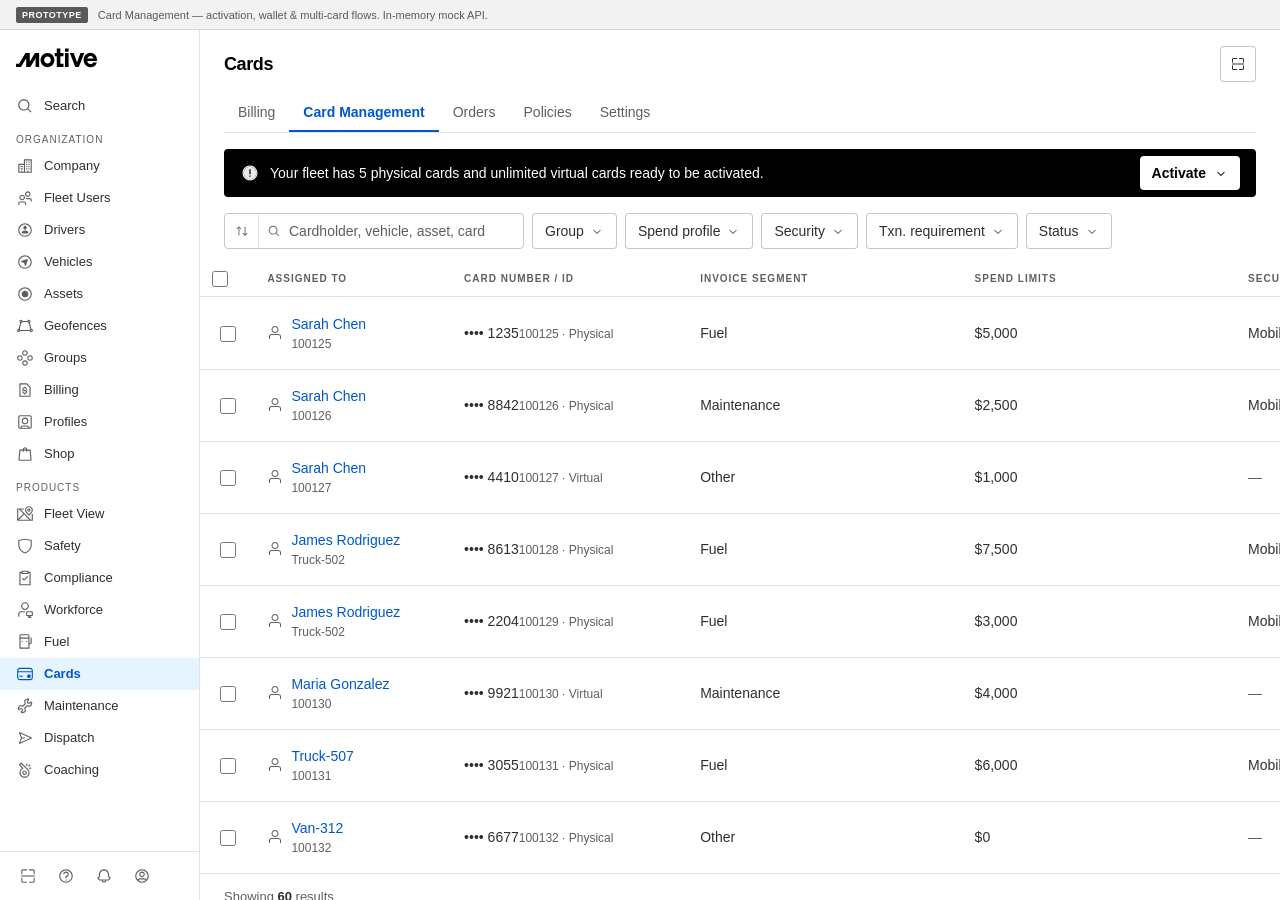
<file: card-details-activated-count/index.html>
<!DOCTYPE html>
<html lang="en">
<head>
<meta charset="UTF-8"/>
<meta name="viewport" content="width=device-width,initial-scale=1.0"/>
<title>Motive · Card Management — Activation & Wallet Prototype</title>
<style>
/* Tokens mirror Phoenix web token VALUES (sourced from webapp libs/phoenix). */
:root{
  --content-emphasis:#000;--content-standard:#000000d1;--content-subdued:#000000a1;--content-inactive:#00000054;
  --content-active:#0058c8;--content-positive:#1b6c2d;--content-caution:#7d5800;--content-warning:#9f4100;--content-negative:#bd0e00;
  --bg-primary:#fff;--bg-secondary:#fcfcfc;--bg-tertiary:#f7f7f7;--bg-neutral:#f2f2f2;
  --bg-positive:#e0f7e5;--bg-caution:#fff1cf;--bg-warning:#ffe8d6;--bg-negative:#ffe7e5;--bg-accent:#e5f4ff;--bg-info:#f4f6f8;
  --bg-bold-accent:#0058c8;--bg-hover:rgba(0,0,0,.04);--bg-pressed:rgba(0,0,0,.08);
  --stroke-inactive:#0000001c;--stroke-standard:#00000038;--stroke-active:#0073e7;
  --r-xs:2px;--r-sm:4px;
}
*{box-sizing:border-box;margin:0;padding:0}
body{font:400 14px/20px 'Inter',system-ui,sans-serif;font-feature-settings:"tnum" 1,"calt" 1;background:var(--bg-tertiary);color:var(--content-standard);display:flex;flex-direction:column;height:100vh;overflow:hidden}
.vh{position:absolute!important;width:1px;height:1px;padding:0;margin:-1px;overflow:hidden;clip:rect(0 0 0 0);white-space:nowrap;border:0}
:focus-visible{outline:2px solid var(--stroke-active);outline-offset:2px;border-radius:2px}
button{font-family:inherit}
.ico{display:inline-flex;width:18px;height:18px;flex-shrink:0}
.ico svg{width:100%;height:100%;display:block}
.ico [fill="black"]{fill:currentColor}
.ico-14{width:14px;height:14px}.ico-16{width:16px;height:16px}.ico-20{width:20px;height:20px}

.proto{display:flex;align-items:center;gap:10px;height:30px;background:var(--bg-neutral);border-bottom:1px solid var(--stroke-inactive);padding:0 16px;flex-shrink:0;font:400 11px/14px 'Inter',sans-serif;color:var(--content-subdued)}
.proto .tag{font:600 9px/12px 'Inter',sans-serif;letter-spacing:.5px;text-transform:uppercase;background:var(--content-subdued);color:#fff;border-radius:2px;padding:2px 6px}

.app{display:flex;flex:1;overflow:hidden}
.sb{width:200px;flex-shrink:0;background:var(--bg-primary);border-right:1px solid var(--stroke-inactive);display:flex;flex-direction:column;overflow:hidden}
.sb-logo{padding:18px 16px 14px}
.logo-img{height:24px;width:auto;display:block}
.sb-scroll{flex:1;overflow-y:auto;padding:4px 0 8px}
.sb-item{display:flex;align-items:center;gap:10px;width:100%;text-align:left;padding:7px 16px;border:none;background:transparent;color:var(--content-standard);font:400 13px/18px 'Inter',sans-serif;cursor:pointer;white-space:nowrap}
.sb-item:hover{background:var(--bg-hover)}
.sb-item[aria-current="page"]{color:var(--content-active);background:var(--bg-accent);font-weight:600}
.sb-item .ico{color:var(--content-subdued)}.sb-item[aria-current="page"] .ico{color:var(--content-active)}
.sb-section{padding:12px 16px 4px;font:400 10px/12px 'Inter',sans-serif;letter-spacing:1px;text-transform:uppercase;color:var(--content-subdued)}
.sb-foot{display:flex;align-items:center;gap:6px;padding:8px 12px;border-top:1px solid var(--stroke-inactive);flex-shrink:0}
.sb-foot .fi{width:32px;height:32px;display:flex;align-items:center;justify-content:center;border:none;background:transparent;border-radius:var(--r-sm);color:var(--content-subdued);cursor:pointer}
.sb-foot .fi:hover{background:var(--bg-neutral)}

.main{flex:1;display:flex;flex-direction:column;overflow:hidden;background:var(--bg-primary)}
.ph{padding:16px 24px 0;flex-shrink:0}
.ph-row{display:flex;align-items:center;justify-content:space-between;margin-bottom:12px}
.ph-title{font:600 18px/24px 'Inter',sans-serif;letter-spacing:-.4px;color:var(--content-emphasis)}
.icon-square{width:36px;height:36px;border:1px solid var(--stroke-standard);border-radius:var(--r-sm);background:#fff;display:flex;align-items:center;justify-content:center;cursor:pointer;color:var(--content-standard)}
.tabs{display:flex;border-bottom:1px solid var(--stroke-inactive)}
.tab{padding:8px 14px;border:none;background:transparent;font:400 14px/20px 'Inter',sans-serif;color:var(--content-subdued);cursor:pointer;border-bottom:2px solid transparent}
.tab[aria-current="page"]{color:var(--content-active);border-bottom-color:var(--content-active);font-weight:600}

.actbar{display:flex;align-items:center;gap:16px;margin:16px 24px 0;padding:0 16px;min-height:48px;background:var(--content-emphasis);color:#fff;border-radius:var(--r-sm)}
.actbar .msg{flex:1;display:flex;align-items:center;gap:10px;font:400 14px/20px 'Inter',sans-serif}
.actbar .msg .ico{opacity:.92}
.menuwrap{position:relative}
.act-btn{display:inline-flex;align-items:center;gap:8px;background:#fff;color:var(--content-emphasis);border:none;border-radius:var(--r-sm);padding:7px 12px;font:600 14px/20px 'Inter',sans-serif;cursor:pointer}
.act-btn:hover{background:var(--bg-neutral)}
.selbar{display:none;align-items:center;gap:16px;margin:16px 24px 0;padding:0 16px;min-height:48px;background:var(--bg-bold-accent);color:#fff;border-radius:var(--r-sm)}
.selbar.show{display:flex}
.sel-msg{flex:1;font:400 14px/20px 'Inter',sans-serif;color:#fff}
.sel-clear{color:#fff;background:transparent;border:none;text-decoration:underline;cursor:pointer;font:400 14px/20px 'Inter',sans-serif;padding:2px 4px}
.sel-kebab{width:32px;height:32px;border:none;background:transparent;color:#fff;border-radius:var(--r-sm);cursor:pointer;display:flex;align-items:center;justify-content:center}
.sel-kebab:hover{background:rgba(255,255,255,.16)}
.menu{display:none;position:absolute;background:#fff;border:1px solid var(--stroke-inactive);border-radius:var(--r-sm);box-shadow:0 4px 8px rgba(0,0,0,.16),0 0 0 1px rgba(0,0,0,.04);padding:4px 0;z-index:720;min-width:220px}
.menu.open{display:block}
.menu .mi{display:block;width:100%;text-align:left;border:none;background:transparent;padding:9px 16px;font:400 14px/20px 'Inter',sans-serif;color:var(--content-standard);cursor:pointer;white-space:nowrap}
.menu .mi:hover,.menu .mi:focus{background:var(--bg-secondary);outline:none}
.menu .mi.danger{color:var(--content-negative)}
.menu .sep{height:1px;background:var(--stroke-inactive);margin:4px 0}
.menuwrap-right .menu{right:0}

.fr{display:flex;align-items:center;gap:8px;padding:16px 24px 12px;flex-shrink:0}
.search{display:flex;align-items:center;border:1px solid var(--stroke-standard);border-radius:var(--r-sm);height:36px;width:300px;overflow:hidden}
.search:focus-within{border-color:var(--stroke-active);box-shadow:0 0 0 2px rgba(0,115,231,.15)}
.search .sort{display:flex;align-items:center;justify-content:center;width:34px;height:100%;border:none;border-right:1px solid var(--stroke-inactive);background:transparent;color:var(--content-subdued);cursor:pointer}
.search .mg{margin:0 8px;color:var(--content-subdued);display:flex}
.search input{border:none;outline:none;background:transparent;font:400 14px/20px 'Inter',sans-serif;color:var(--content-standard);flex:1;padding-right:10px}
.search input::placeholder{color:var(--content-subdued)}
.search.active{border-color:var(--stroke-active);background:var(--bg-accent)}
.clearx{display:none;align-items:center;justify-content:center;width:34px;height:100%;border:none;background:transparent;cursor:pointer;color:var(--content-subdued);flex-shrink:0}
.search.active .clearx{display:flex}
.filt{display:inline-flex;align-items:center;gap:6px;border:1px solid var(--stroke-standard);border-radius:var(--r-sm);height:36px;padding:0 12px;background:#fff;font:400 14px/20px 'Inter',sans-serif;color:var(--content-standard);cursor:pointer;white-space:nowrap}
.filt .ico{color:var(--content-subdued)}.filt:hover{background:var(--bg-secondary)}
.filt.active{background:var(--bg-accent);border-color:var(--stroke-active);color:var(--content-active)}
.filt.active .ico{color:var(--content-active)}
.fr .menuwrap{position:relative}
.fmenu{top:42px;left:0}
.menu .mi[aria-checked="true"]{font-weight:600;color:var(--content-active)}

.ta{flex:1;overflow:auto}
.ctable{border-collapse:collapse;min-width:1420px;width:100%}
.ctable thead th{position:sticky;top:0;z-index:5;background:var(--bg-primary);box-shadow:inset 0 -1px 0 var(--stroke-inactive),0 1px 2px rgba(0,0,0,.06);height:36px;padding:0 12px;text-align:left;vertical-align:middle;font:600 10px/12px 'Inter',sans-serif;letter-spacing:1px;text-transform:uppercase;color:var(--content-subdued);white-space:nowrap}
.ctable td{padding:12px;height:72px;vertical-align:middle;border-bottom:1px solid var(--stroke-inactive);overflow:hidden}
.ctable tbody tr{cursor:pointer}
.ctable tbody tr:hover{background:var(--bg-secondary)}
.ctable tbody tr.is-open{background:var(--bg-accent)}
.col-chk{width:56px;text-align:center}.col-holder{width:200px}.col-num{width:240px}.col-seg{width:280px}.col-spend{width:280px}.col-sec{width:180px}.col-status{width:120px}.col-act{width:64px;text-align:center}
.td-main{font:400 14px/20px 'Inter',sans-serif;color:var(--content-standard)}
.td-sub{font:400 12px/16px 'Inter',sans-serif;color:var(--content-subdued);margin-top:2px}
.cbx{width:16px;height:16px;margin:0;accent-color:var(--stroke-active);cursor:pointer;vertical-align:middle}
.who{display:flex;align-items:center;gap:8px}.who .ico{color:var(--content-subdued)}
.who .nm{border:none;background:transparent;padding:0;font:400 14px/20px 'Inter',sans-serif;color:var(--content-active);cursor:pointer;text-align:left}
.who .nm:hover{text-decoration:underline}
.unassigned{color:var(--content-subdued);font-style:italic}
.dash{color:var(--content-subdued)}
.tag{display:inline-flex;align-items:center;justify-content:center;padding:2px 8px;border-radius:var(--r-xs);font:400 14px/20px 'Inter',sans-serif;width:fit-content}
.tag-positive{background:var(--bg-positive);color:var(--content-positive)}
.tag-caution{background:var(--bg-caution);color:var(--content-caution)}
.tag-warning{background:var(--bg-warning);color:var(--content-warning)}
.tag-neutral{background:var(--bg-neutral);color:var(--content-standard)}
.kebab{width:32px;height:32px;border:none;background:transparent;border-radius:var(--r-sm);display:inline-flex;align-items:center;justify-content:center;color:var(--content-subdued);cursor:pointer}
.kebab:hover{background:var(--bg-neutral)}
.tf{padding:14px 24px;font:400 13px/18px 'Inter',sans-serif;color:var(--content-subdued)}.tf b{color:var(--content-standard)}

/* Drawer */
.overlay{display:none;position:fixed;inset:0;z-index:700;background:rgba(0,0,0,.35)}.overlay.open{display:block}
.drawer{position:fixed;top:0;right:0;width:480px;max-width:100vw;height:100%;background:var(--bg-primary);box-shadow:-4px 0 24px rgba(0,0,0,.18);display:flex;flex-direction:column;overflow:hidden;z-index:701;transform:translateX(100%);transition:transform .18s ease}
.overlay.open .drawer{transform:translateX(0)}
.dh{display:flex;align-items:center;gap:12px;padding:18px 24px;border-bottom:1px solid var(--stroke-inactive);flex-shrink:0}
.dh h2{flex:1;font:600 18px/24px 'Inter',sans-serif;letter-spacing:-.25px;color:var(--content-emphasis)}
.icon-btn{width:28px;height:28px;border:none;background:transparent;border-radius:var(--r-sm);cursor:pointer;display:flex;align-items:center;justify-content:center;color:var(--content-subdued)}
.icon-btn:hover{background:var(--bg-neutral)}
.db{flex:1;overflow-y:auto;padding:24px}
.df{flex-shrink:0;border-top:1px solid var(--stroke-inactive);padding:16px 24px;display:flex;gap:8px;justify-content:space-between;align-items:center}
.df-actions{display:flex;gap:8px}
.fld{margin-bottom:16px}
.fld label{display:block;font:400 12px/16px 'Inter',sans-serif;color:var(--content-subdued);margin-bottom:6px}
.fld .req{color:var(--content-negative)}
.fld label .lbl-i,.section-h .lbl-i{color:var(--content-inactive);vertical-align:middle}
.fld-help{font:400 12px/16px 'Inter',sans-serif;color:var(--content-subdued);margin-top:6px}
.drawer-sub{font:400 13px/18px 'Inter',sans-serif;color:var(--content-subdued);margin-bottom:18px}
.autorow{display:flex;align-items:center;gap:8px;margin-bottom:12px}
.autolbl{flex:1;font:400 14px/20px 'Inter',sans-serif;color:var(--content-standard)}
.autoinput{width:150px;height:36px;border:1px solid var(--stroke-standard);border-radius:var(--r-sm);padding:0 10px;font:400 14px/20px 'Inter',sans-serif;color:var(--content-standard);outline:none}
.autoinput:focus{border-color:var(--stroke-active);box-shadow:0 0 0 2px rgba(0,115,231,.15)}
.usd{display:inline-flex;align-items:center;height:36px;padding:0 10px;border:1px solid var(--stroke-standard);border-right:none;border-radius:var(--r-sm) 0 0 var(--r-sm);background:var(--bg-secondary);color:var(--content-subdued);font:400 14px/20px 'Inter',sans-serif}
.autoinput-money{width:108px;border-radius:0 var(--r-sm) var(--r-sm) 0}
.fld input,.fld select{width:100%;height:36px;border:1px solid var(--stroke-standard);border-radius:var(--r-sm);padding:0 10px;font:400 14px/20px 'Inter',sans-serif;color:var(--content-standard);background:#fff;outline:none}
.fld input:focus,.fld select:focus{border-color:var(--stroke-active);box-shadow:0 0 0 2px rgba(0,115,231,.15)}
.chkrow{display:flex;align-items:flex-start;gap:10px;padding:8px 0}
.chkrow label{font:400 13px/18px 'Inter',sans-serif;color:var(--content-standard);cursor:pointer}
.section-h{font:600 12px/16px 'Inter',sans-serif;color:var(--content-emphasis);text-transform:uppercase;letter-spacing:.5px;margin:8px 0 10px}
.btn{display:inline-flex;align-items:center;gap:6px;border:1px solid var(--stroke-standard);background:#fff;border-radius:var(--r-sm);padding:8px 16px;font:600 14px/20px 'Inter',sans-serif;color:var(--content-emphasis);cursor:pointer}
.btn:hover{background:var(--bg-secondary)}
.btn-primary{background:var(--stroke-active);border-color:var(--stroke-active);color:#fff}.btn-primary:hover{background:var(--content-active)}
.btn .ico{color:currentColor}
.meta-grid{display:flex;flex-wrap:wrap;gap:16px 24px}
.meta-item{display:flex;flex-direction:column;gap:6px;min-width:120px}
.meta-item .k{font:400 10px/12px 'Inter',sans-serif;letter-spacing:1px;text-transform:uppercase;color:var(--content-subdued)}
.meta-item .v{font:400 14px/20px 'Inter',sans-serif;color:var(--content-standard)}
.type-badge{display:inline-flex;padding:1px 7px;border-radius:var(--r-xs);font:600 11px/16px 'Inter',sans-serif;background:var(--bg-neutral);color:var(--content-subdued);text-transform:uppercase;letter-spacing:.3px}
.wallet{display:flex;align-items:center;gap:6px;font:400 13px/18px 'Inter',sans-serif;margin-top:10px}
.wallet.yes{color:var(--content-positive)}.wallet.yes .ico{color:var(--content-positive)}
.wallet.no{color:var(--content-subdued)}
.wallet button.linkbtn{color:var(--content-active);background:transparent;border:none;cursor:pointer;padding:0;font:400 13px/18px 'Inter',sans-serif;text-decoration:underline}
.morecards{display:inline-block;margin-top:12px;font:400 13px/18px 'Inter',sans-serif;color:var(--content-active);cursor:pointer;text-decoration:none;background:transparent;border:none;padding:0;text-align:left}
.morecards:hover{text-decoration:underline}
.sep{height:1px;background:var(--stroke-inactive);margin:18px 0}
.alert-inline{display:flex;gap:8px;background:var(--bg-info);border-left:3px solid var(--stroke-active);border-radius:0 var(--r-sm) var(--r-sm) 0;padding:12px;margin:14px 0;font:400 12px/16px 'Inter',sans-serif;color:var(--content-standard)}
.alert-inline .ico{color:var(--content-active)}.alert-inline a{color:var(--content-active)}
.prow{display:flex;align-items:center;gap:8px;width:100%;text-align:left;border:none;background:transparent;padding:14px 0;border-bottom:1px solid var(--stroke-inactive);cursor:pointer}
.prow:last-of-type{border-bottom:none}.prow:hover{background:var(--bg-secondary)}
.prow .col{flex:1;min-width:0;display:flex;flex-direction:column;gap:3px}
.prow .col .k{font:400 12px/16px 'Inter',sans-serif;color:var(--content-subdued)}.prow .col .v{font:400 14px/20px 'Inter',sans-serif;color:var(--content-standard)}
.prow .ico{color:var(--content-inactive)}
.section-head{display:flex;align-items:center;justify-content:space-between;margin:18px 0 4px}
.section-head h3{font:600 16px/22px 'Inter',sans-serif;color:var(--content-emphasis)}
.section-head a{font:400 13px/18px 'Inter',sans-serif;color:var(--content-active);text-decoration:none;cursor:pointer}
.txn{display:flex;align-items:center;gap:8px;padding:12px 0;border-bottom:1px solid var(--stroke-inactive)}.txn:last-of-type{border-bottom:none}
.txn .col{flex:1;min-width:0}
.txn .line{display:flex;justify-content:space-between;gap:8px}
.txn .m{font:400 14px/20px 'Inter',sans-serif;color:var(--content-standard)}
.txn .s{font:400 12px/16px 'Inter',sans-serif;color:var(--content-subdued)}
.txn .ico{color:var(--content-inactive)}
.timeline{position:relative;padding-left:23px;margin-top:12px}
.tl{position:relative;padding-bottom:22px}.tl:last-child{padding-bottom:0}
.tl::before{content:"";position:absolute;left:-21px;top:5px;width:10px;height:10px;border-radius:50%;border:2px solid var(--content-inactive);background:#fff}
.tl::after{content:"";position:absolute;left:-17px;top:17px;bottom:-2px;width:1px;background:var(--stroke-standard)}
.tl:last-child::after{display:none}
.tl-date{font:400 12px/16px 'Inter',sans-serif;color:var(--content-subdued)}
.tl-evt{font:400 14px/20px 'Inter',sans-serif;color:var(--content-standard);margin:4px 0}
.tl-meta{font:400 12px/16px 'Inter',sans-serif;color:var(--content-subdued)}
.pager{display:inline-flex;align-items:center;border:1px solid var(--stroke-standard);border-radius:var(--r-sm);overflow:hidden}
.pager button{border:none;background:#fff;padding:8px 9px;cursor:pointer;color:var(--content-standard);border-right:1px solid var(--stroke-standard);display:flex;align-items:center}
.pager .pg{padding:8px 10px;font:400 14px/20px 'Inter',sans-serif;border-right:1px solid var(--stroke-standard)}
.pager .pg .tot{color:var(--content-subdued)}
.pager button:last-child{border-right:none}

/* Modal */
.modal-ov{display:none;position:fixed;inset:0;z-index:900;background:rgba(0,0,0,.4);align-items:center;justify-content:center}
.modal-ov.open{display:flex}
.modal{background:#fff;border-radius:6px;box-shadow:0 16px 48px rgba(0,0,0,.24);width:440px;max-width:92vw;overflow:hidden}
.modal-h{padding:18px 20px 0;font:600 16px/22px 'Inter',sans-serif;color:var(--content-emphasis)}
.modal-tabs{display:flex;gap:4px;padding:12px 20px 0;border-bottom:1px solid var(--stroke-inactive)}
.modal-tab{padding:8px 12px;border:none;background:transparent;font:400 14px/20px 'Inter',sans-serif;color:var(--content-subdued);cursor:pointer;border-bottom:2px solid transparent}
.modal-tab[aria-selected="true"]{color:var(--content-active);border-bottom-color:var(--content-active);font-weight:600}
.modal-b{padding:18px 20px;font:400 14px/20px 'Inter',sans-serif;color:var(--content-standard)}
.modal-f{padding:0 20px 18px;display:flex;gap:8px;justify-content:flex-end}

/* Toasts */
.toasts{position:fixed;bottom:24px;right:24px;z-index:800;display:flex;flex-direction:column;gap:8px;align-items:flex-end}
.toast{display:flex;align-items:center;gap:10px;min-width:300px;max-width:420px;background:#fff;border:1px solid var(--stroke-inactive);border-left:4px solid var(--content-positive);border-radius:var(--r-sm);box-shadow:0 4px 12px rgba(0,0,0,.18);padding:12px 14px;font:400 13px/18px 'Inter',sans-serif;color:var(--content-standard);animation:tin .2s ease}
.toast.error{border-left-color:var(--content-negative)}
.toast .ti{flex-shrink:0}.toast.success .ti{color:var(--content-positive)}.toast.error .ti{color:var(--content-negative)}
.toast .tmsg{flex:1}
.toast .tretry{color:var(--content-active);font-weight:600;cursor:pointer;white-space:nowrap;background:transparent;border:none;padding:2px 4px;font-family:inherit;font-size:13px}
.toast .tx{cursor:pointer;color:var(--content-subdued);display:flex;background:transparent;border:none;padding:2px}
@keyframes tin{from{opacity:0;transform:translateX(16px)}to{opacity:1;transform:none}}
</style>
</head>
<body>

<div class="proto"><span class="tag">Prototype</span><span>Card Management — activation, wallet & multi-card flows. In-memory mock API.</span></div>

<div class="app">
  <nav class="sb" aria-label="Primary">
    <div class="sb-logo"><img class="logo-img" src="logo.svg" alt="Motive"/></div>
    <div class="sb-scroll">
      <button class="sb-item"><span class="ico" data-ico="MagnifyingGlass" aria-hidden="true"></span>Search</button>
      <div class="sb-section">Organization</div>
      <button class="sb-item"><span class="ico" data-ico="BuildingOffice" aria-hidden="true"></span>Company</button>
      <button class="sb-item"><span class="ico" data-ico="PersonGroup" aria-hidden="true"></span>Fleet Users</button>
      <button class="sb-item"><span class="ico" data-ico="EntityDriver" aria-hidden="true"></span>Drivers</button>
      <button class="sb-item"><span class="ico" data-ico="EntityVehicle" aria-hidden="true"></span>Vehicles</button>
      <button class="sb-item"><span class="ico" data-ico="EntityAsset" aria-hidden="true"></span>Assets</button>
      <button class="sb-item"><span class="ico" data-ico="Geofence" aria-hidden="true"></span>Geofences</button>
      <button class="sb-item"><span class="ico" data-ico="Cluster" aria-hidden="true"></span>Groups</button>
      <button class="sb-item"><span class="ico" data-ico="DocumentDollar" aria-hidden="true"></span>Billing</button>
      <button class="sb-item"><span class="ico" data-ico="PersonFrame" aria-hidden="true"></span>Profiles</button>
      <button class="sb-item"><span class="ico" data-ico="ShoppingBag" aria-hidden="true"></span>Shop</button>
      <div class="sb-section">Products</div>
      <button class="sb-item"><span class="ico" data-ico="MapA" aria-hidden="true"></span>Fleet View</button>
      <button class="sb-item"><span class="ico" data-ico="Shield" aria-hidden="true"></span>Safety</button>
      <button class="sb-item"><span class="ico" data-ico="ClipboardCheck" aria-hidden="true"></span>Compliance</button>
      <button class="sb-item"><span class="ico" data-ico="PersonManager" aria-hidden="true"></span>Workforce</button>
      <button class="sb-item"><span class="ico" data-ico="FuelPump" aria-hidden="true"></span>Fuel</button>
      <button class="sb-item" aria-current="page"><span class="ico" data-ico="Card" aria-hidden="true"></span>Cards</button>
      <button class="sb-item"><span class="ico" data-ico="Wrench" aria-hidden="true"></span>Maintenance</button>
      <button class="sb-item"><span class="ico" data-ico="PaperplaneSend" aria-hidden="true"></span>Dispatch</button>
      <button class="sb-item"><span class="ico" data-ico="Whistle" aria-hidden="true"></span>Coaching</button>
    </div>
    <div class="sb-foot">
      <button class="fi" aria-label="Scan card"><span class="ico" data-ico="Scan" aria-hidden="true"></span></button>
      <button class="fi" aria-label="Help"><span class="ico" data-ico="CircleQuestion" aria-hidden="true"></span></button>
      <button class="fi" aria-label="Notifications"><span class="ico" data-ico="Bell" aria-hidden="true"></span></button>
      <button class="fi" aria-label="Account"><span class="ico" data-ico="Avatar" aria-hidden="true"></span></button>
    </div>
  </nav>

  <main class="main">
    <div class="ph">
      <div class="ph-row"><h1 class="ph-title">Cards</h1><button class="icon-square" aria-label="Scan card"><span class="ico ico-16" data-ico="Scan" aria-hidden="true"></span></button></div>
      <nav class="tabs" aria-label="Cards sections">
        <button class="tab">Billing</button>
        <button class="tab" aria-current="page">Card Management</button>
        <button class="tab">Orders</button>
        <button class="tab">Policies</button>
        <button class="tab">Settings</button>
      </nav>
    </div>

    <div class="actbar" id="actbar">
      <p class="msg"><span class="ico ico-20" data-ico="CircleExclamationFilled" aria-hidden="true"></span><span id="actbarMsg"></span></p>
      <div class="menuwrap menuwrap-right" id="activateWrap">
        <button class="act-btn" id="activateBtn" aria-haspopup="true" aria-expanded="false">Activate <span class="ico ico-14" data-ico="ChevronDown" aria-hidden="true"></span></button>
        <div class="menu" id="activateMenu" role="menu" aria-label="Activate a card">
          <button class="mi" role="menuitem" tabindex="-1" data-activate="physical">Activate Physical Card</button>
          <button class="mi" role="menuitem" tabindex="-1" data-activate="virtual">Activate Virtual Card</button>
        </div>
      </div>
    </div>

    <div class="selbar" id="selbar" role="region" aria-label="Bulk selection">
      <div class="sel-msg" aria-live="polite"><span id="selCount"></span> · <button class="sel-clear" id="selClear">Clear</button></div>
      <div class="menuwrap menuwrap-right" id="bulkWrap">
        <button class="sel-kebab" id="bulkBtn" aria-haspopup="true" aria-expanded="false" aria-label="Bulk actions"><span class="ico ico-16" data-ico="Ellipses" aria-hidden="true"></span></button>
        <div class="menu" id="bulkMenu" role="menu" aria-label="Bulk actions">
          <button class="mi" role="menuitem" tabindex="-1" data-bulk="policies">Change policies</button>
          <button class="mi" role="menuitem" tabindex="-1" data-bulk="security">Edit security settings</button>
          <button class="mi" role="menuitem" tabindex="-1" data-bulk="freeze">Freeze cards</button>
          <button class="mi danger" role="menuitem" tabindex="-1" data-bulk="deactivate">Deactivate cards</button>
        </div>
      </div>
    </div>

    <div class="fr">
      <label class="vh" for="searchInput">Search cards by cardholder, vehicle, asset or card</label>
      <div class="search" id="searchBox">
        <button class="sort" aria-label="Sort"><span class="ico ico-14" data-ico="ArrowsVertical" aria-hidden="true"></span></button>
        <span class="mg" aria-hidden="true"><span class="ico ico-14" data-ico="MagnifyingGlass"></span></span>
        <input id="searchInput" type="text" placeholder="Cardholder, vehicle, asset, card" autocomplete="off"/>
        <button class="clearx" id="clearSearch" aria-label="Clear search"><span class="ico ico-16" data-ico="CrossUIBold" aria-hidden="true"></span></button>
      </div>
      <button class="filt">Group <span class="ico ico-14" data-ico="ChevronDown" aria-hidden="true"></span></button>
      <button class="filt">Spend profile <span class="ico ico-14" data-ico="ChevronDown" aria-hidden="true"></span></button>
      <div class="menuwrap" id="secWrap"><button class="filt" id="secBtn" aria-haspopup="true" aria-expanded="false"><span id="secLbl">Security</span> <span class="ico ico-14" data-ico="ChevronDown" aria-hidden="true"></span></button><div class="menu fmenu" id="secMenu" role="menu" aria-label="Filter by security"></div></div>
      <button class="filt">Txn. requirement <span class="ico ico-14" data-ico="ChevronDown" aria-hidden="true"></span></button>
      <div class="menuwrap" id="statusWrap"><button class="filt" id="statusBtn" aria-haspopup="true" aria-expanded="false"><span id="statusLbl">Status</span> <span class="ico ico-14" data-ico="ChevronDown" aria-hidden="true"></span></button><div class="menu fmenu" id="statusMenu" role="menu" aria-label="Filter by status"></div></div>
    </div>

    <div class="ta">
      <table class="ctable" aria-label="Cards">
        <colgroup><col class="col-chk"/><col class="col-holder"/><col class="col-num"/><col class="col-seg"/><col class="col-spend"/><col class="col-sec"/><col class="col-status"/><col/><col class="col-act"/></colgroup>
        <thead><tr>
          <th scope="col" class="col-chk"><input type="checkbox" class="cbx" id="selectAll" aria-label="Select all cards"/></th>
          <th scope="col">Assigned to</th>
          <th scope="col">Card number / ID</th>
          <th scope="col">Invoice segment</th>
          <th scope="col">Spend limits</th>
          <th scope="col">Security</th>
          <th scope="col">Status</th>
          <th scope="col"><span class="vh">Spacer</span></th>
          <th scope="col"><span class="vh">Actions</span></th>
        </tr></thead>
        <tbody id="tableBody"></tbody>
      </table>
      <div class="tf" id="tableFoot"></div>
    </div>
  </main>
</div>

<div class="menu" id="rowMenu" role="menu" aria-label="Card actions"></div>

<div class="overlay" id="overlay"><aside class="drawer" id="drawer" role="dialog" aria-modal="true" aria-labelledby="drawerTitle"></aside></div>

<div class="modal-ov" id="modalOv"><div class="modal" id="modal" role="dialog" aria-modal="true" aria-labelledby="modalTitle"></div></div>

<div class="toasts" id="toasts" role="status" aria-live="polite"></div>

<script src="phx-icons.js"></script>
<script>
(function(){
  var $=function(id){return document.getElementById(id);};
  function injectIcons(root){(root||document).querySelectorAll('[data-ico]').forEach(function(s){ if(s.dataset.icoDone)return; var v=window.PHX_ICONS[s.getAttribute('data-ico')]; if(v){s.innerHTML=v;s.dataset.icoDone='1';}});}
  function esc(s){return String(s).replace(/&/g,'&amp;').replace(/</g,'&lt;').replace(/>/g,'&gt;').replace(/"/g,'&quot;');}

  var CARDS=[
    {cardId:'100125',cardType:'physical',lastFour:'1235',assignedTo:'Sarah Chen',vehicleId:null,cardStatus:'active',inWallet:true, invoiceSegment:'Fuel',       spendLimit:5000,expirationDate:'2026-12-31',security:'mobile'},
    {cardId:'100126',cardType:'physical',lastFour:'8842',assignedTo:'Sarah Chen',vehicleId:null,cardStatus:'active',inWallet:false,invoiceSegment:'Maintenance',spendLimit:2500,expirationDate:'2026-10-31',security:'mobile'},
    {cardId:'100127',cardType:'virtual', lastFour:'4410',assignedTo:'Sarah Chen',vehicleId:null,cardStatus:'locked',inWallet:false,invoiceSegment:'Other',      spendLimit:1000,expirationDate:'2026-09-30',security:null},
    {cardId:'100128',cardType:'physical',lastFour:'8613',assignedTo:'James Rodriguez',vehicleId:'Truck-502',cardStatus:'active',inWallet:true, invoiceSegment:'Fuel',spendLimit:7500,expirationDate:'2027-01-31',security:'mobile'},
    {cardId:'100129',cardType:'physical',lastFour:'2204',assignedTo:'James Rodriguez',vehicleId:'Truck-502',cardStatus:'frozen',inWallet:false,invoiceSegment:'Fuel',spendLimit:3000,expirationDate:'2026-08-31',security:'mobile'},
    {cardId:'100130',cardType:'virtual', lastFour:'9921',assignedTo:'Maria Gonzalez',vehicleId:null,cardStatus:'active',inWallet:false,invoiceSegment:'Maintenance',spendLimit:4000,expirationDate:'2026-11-30',security:null},
    {cardId:'100131',cardType:'physical',lastFour:'3055',assignedTo:'Truck-507',vehicleId:'Truck-507',cardStatus:'locked',inWallet:false,invoiceSegment:'Fuel',spendLimit:6000,expirationDate:'2026-09-15',security:'mobile'},
    {cardId:'100132',cardType:'physical',lastFour:'6677',assignedTo:'Van-312',vehicleId:'Van-312',cardStatus:'deactivated',inWallet:false,invoiceSegment:'Other',spendLimit:0,expirationDate:'2026-07-31',security:null}
  ];
  var DRIVERS=['David Okafor','Sarah Chen','James Rodriguez','Maria Gonzalez','Aisha Khan','Tom Becker'];
  var STATUS={active:{l:'Active',c:'tag-positive'},locked:{l:'Locked',c:'tag-caution'},frozen:{l:'Frozen',c:'tag-warning'},deactivated:{l:'Deactivated',c:'tag-neutral'}};
  var state={filter:'',status:'',security:''};
  function mask(f){f=String(f||'');return (f.length>=4?'•••• ':'•• ')+f;}
  function money(n){return '$'+Number(n).toLocaleString('en-US');}
  function activatableCount(){return CARDS.filter(function(c){return c.cardStatus!=='deactivated'&&c.inWallet===false;}).length;}
  function cardsForHolder(h){return CARDS.filter(function(c){return c.assignedTo===h;});}
  function cardById(id){return CARDS.find(function(c){return c.cardId===id;});}

  /* Mock API (in-memory). Deterministic success — no random failure. */
  function mockRequest(mutator,opts){opts=opts||{};return new Promise(function(res,rej){setTimeout(function(){ if(opts.failChance&&Math.random()<opts.failChance){rej(new Error('mock failure'));return;} try{res(mutator());}catch(e){rej(e);} },opts.delay||550);});}
  var api={
    activate:function(card,assignee,addToWallet){return mockRequest(function(){var c=Object.assign({},card,{assignedTo:assignee,cardStatus:'active',inWallet:!!addToWallet});CARDS.push(c);return c;});},
    setWallet:function(cardId,val){return mockRequest(function(){var c=cardById(cardId);if(c)c.inWallet=val;return c;});}
  };

  /* Toasts */
  function toast(opts){
    var t=document.createElement('div');t.className='toast '+(opts.type||'success');
    var actionLabel=opts.actionLabel||(opts.retry?'Retry':null);
    var onAction=opts.onAction||opts.retry;
    t.innerHTML='<span class="ti ico ico-20" data-ico="'+(opts.type==='error'?'CircleExclamationFilled':'CheckCircleFilled')+'" aria-hidden="true"></span>'
      +'<span class="tmsg">'+esc(opts.msg)+'</span>'
      +(actionLabel?'<button class="tretry">'+esc(actionLabel)+'</button>':'')
      +'<button class="tx ico ico-16" data-ico="CrossUIBold" aria-label="Dismiss"></button>';
    $('toasts').appendChild(t);injectIcons(t);
    var to=setTimeout(close,opts.type==='error'?6000:4000);
    function close(){clearTimeout(to);t.remove();}
    t.querySelector('.tx').onclick=close;
    if(actionLabel&&onAction)t.querySelector('.tretry').onclick=function(){close();onAction();};
  }

  /* Table */
  function holderCell(c){
    if(!c.assignedTo) return '<span class="unassigned">[Unassigned]</span>';
    var sub=(c.vehicleId&&c.vehicleId!==c.assignedTo)?c.vehicleId:c.cardId;
    return '<div class="who"><span class="ico ico-16" data-ico="Person" aria-hidden="true"></span><div><button class="nm" data-open="'+esc(c.cardId)+'">'+esc(c.assignedTo)+'</button><div class="td-sub">'+esc(sub)+'</div></div></div>';
  }
  function anyFilter(){return !!(state.filter||state.status||state.security);}
  function visibleCards(){
    var q=(state.filter||'').trim().toLowerCase();
    return CARDS.filter(function(c){
      if(q&&!((c.assignedTo||'').toLowerCase().indexOf(q)>=0||(c.vehicleId||'').toLowerCase().indexOf(q)>=0||(c.lastFour||'').indexOf(q)>=0||(c.cardId||'').indexOf(q)>=0))return false;
      if(state.status&&c.cardStatus!==state.status)return false;
      if(state.security==='mobile'&&c.security!=='mobile')return false;
      if(state.security==='none'&&c.security)return false;
      return true;
    });
  }
  function renderTable(){
    var list=visibleCards();
    $('tableBody').innerHTML=list.map(function(c){
      var s=STATUS[c.cardStatus];
      var sec=c.security==='mobile'?'Mobile-based unlock':'<span class="dash">—</span>';
      return '<tr data-id="'+esc(c.cardId)+'">'
        +'<td class="col-chk"><input type="checkbox" class="cbx rowchk" data-id="'+esc(c.cardId)+'" aria-label="Select card '+mask(c.lastFour)+' assigned to '+esc(c.assignedTo||'unassigned')+'"/></td>'
        +'<td>'+holderCell(c)+'</td>'
        +'<td><span class="td-main">'+mask(c.lastFour)+'</span><span class="td-sub">'+esc(c.cardId)+' · '+(c.cardType==='virtual'?'Virtual':'Physical')+'</span></td>'
        +'<td><span class="td-main">'+esc(c.invoiceSegment)+'</span></td>'
        +'<td><span class="td-main">'+money(c.spendLimit)+'</span></td>'
        +'<td><span class="td-main">'+sec+'</span></td>'
        +'<td><span class="tag '+s.c+'">'+s.l+'</span></td>'
        +'<td></td>'
        +'<td class="col-act"><button class="kebab" data-kebab="'+esc(c.cardId)+'" aria-label="Actions for card '+mask(c.lastFour)+'"><span class="ico ico-16" data-ico="Ellipses" aria-hidden="true"></span></button></td>'
        +'</tr>';
    }).join('') || '<tr><td colspan="9" style="padding:24px;color:var(--content-subdued)">No cards match the current filters.</td></tr>';
    $('tableFoot').innerHTML = anyFilter() ? 'Showing <b>'+list.length+'</b> result'+(list.length!==1?'s':'') : 'Showing <b>60</b> results';
    var body=$('tableBody');
    body.querySelectorAll('tr[data-id]').forEach(function(r){var id=r.getAttribute('data-id');
      r.addEventListener('click',function(e){ if(e.target.closest('.kebab')||e.target.closest('.cbx')||e.target.closest('.nm'))return; openCardDetails(cardById(id)); });
    });
    body.querySelectorAll('.nm').forEach(function(b){b.addEventListener('click',function(e){e.stopPropagation();openCardDetails(cardById(b.getAttribute('data-open')));});});
    body.querySelectorAll('[data-kebab]').forEach(function(k){k.addEventListener('click',function(e){e.stopPropagation();openRowMenu(cardById(k.getAttribute('data-kebab')),k);});});
    body.querySelectorAll('.rowchk').forEach(function(ch){ch.addEventListener('change',function(e){e.stopPropagation();updateSelBar();});});
    injectIcons(body);updateSelBar();
  }
  function selectedIds(){return [].map.call(document.querySelectorAll('.rowchk:checked'),function(ch){return ch.getAttribute('data-id');});}
  function updateSelBar(){
    var sel=document.querySelectorAll('.rowchk:checked').length, total=document.querySelectorAll('.rowchk').length;
    $('selCount').textContent=sel+' item'+(sel!==1?'s':'')+' selected';
    $('selbar').classList.toggle('show',sel>0);
    $('actbar').style.display=sel>0?'none':'';
    var sa=$('selectAll'); sa.checked=total>0&&sel===total; sa.indeterminate=sel>0&&sel<total;
  }
  function clearSelection(){document.querySelectorAll('.rowchk:checked').forEach(function(ch){ch.checked=false;});updateSelBar();}
  function renderBanner(){
    var n=activatableCount(),wrap=$('activateWrap');
    if(n===0){$('actbarMsg').textContent='No physical or virtual cards available to activate. Contact support.';wrap.style.display='none';}
    else{$('actbarMsg').textContent='Your fleet has '+n+' physical cards and unlimited virtual cards ready to be activated.';wrap.style.display='';}
  }

  /* Focus trap (drawer + modal) */
  var FOCUSABLE='a[href],button:not([disabled]),input:not([disabled]),select:not([disabled]),textarea,[tabindex]:not([tabindex="-1"])';
  function trapFocus(box){function key(e){if(e.key!=='Tab')return;var f=[].slice.call(box.querySelectorAll(FOCUSABLE)).filter(function(el){return el.offsetParent!==null;});if(!f.length)return;var a=f[0],z=f[f.length-1];if(e.shiftKey&&document.activeElement===a){e.preventDefault();z.focus();}else if(!e.shiftKey&&document.activeElement===z){e.preventDefault();a.focus();}}box.addEventListener('keydown',key);return function(){box.removeEventListener('keydown',key);};}

  /* Drawer */
  var ov=$('overlay'),drawer=$('drawer'),drawerLastFocus=null,drawerUntrap=null;
  function openDrawer(html,width){
    drawerLastFocus=document.activeElement;
    drawer.style.width=(width||480)+'px';
    drawer.innerHTML=html;ov.classList.add('open');injectIcons(drawer);
    drawerUntrap=trapFocus(drawer);
    var f=drawer.querySelector(FOCUSABLE);if(f)f.focus();
  }
  function closeDrawer(){if(!ov.classList.contains('open'))return;ov.classList.remove('open');if(drawerUntrap){drawerUntrap();drawerUntrap=null;}drawer.innerHTML='';document.querySelectorAll('tr.is-open').forEach(function(r){r.classList.remove('is-open');});if(drawerLastFocus&&drawerLastFocus.focus)drawerLastFocus.focus();}
  window._closeDrawer=closeDrawer;
  ov.addEventListener('click',function(e){if(e.target===ov)closeDrawer();});
  document.addEventListener('keydown',function(e){if(e.key==='Escape'){if(modalOv.classList.contains('open'))closeModal();else if(ov.classList.contains('open'))closeDrawer();$('rowMenu').classList.remove('open');aMenu.classList.remove('open');bulkMenu.classList.remove('open');}});

  /* Flow A — Activation drawer (Figma 2122-10342 / 2122-10098) */
  var POLICY={spend:['Southeast Region Asset','West Coast Drivers Spend','Long-Haul Spend','Regional Spend'],security:['Asset Security Policy','Drivers Security Policy'],txn:['Asset Transaction Requirements','Driver Transaction Requirements'],merchant:['No Restrictions (default)','West Coast Merchant Policy']};
  function selOpts(arr){return arr.map(function(o){return '<option>'+esc(o)+'</option>';}).join('');}
  var LBL_I=' <span class="ico ico-14 lbl-i" data-ico="CircleExclamation" aria-hidden="true"></span>';
  function openActivate(type){
    var isV=type==='virtual';
    var title=isV?'Activate Virtual Card':'Activate Physical Card';
    var driverOpts='<option value="" disabled selected>Select</option>'+DRIVERS.map(function(d){return '<option>'+esc(d)+'</option>';}).join('');
    var defOpt='<option>&lt;Default policy&gt; (default)</option>';
    function pol(arr){return isV?defOpt+selOpts(arr):selOpts(arr);}
    var subtitle=isV?'<p class="drawer-sub">We\'ll notify the assigned cardholder about their virtual card.</p>':'';
    var idField=isV
      ?'<div class="fld"><label for="actCardId">Card ID'+LBL_I+'</label><input id="actCardId" maxlength="21" autocomplete="off"/><div class="fld-help">21 characters max. Hyphens (-), periods (.), and commas (,) are allowed.</div></div>'
      :'<div class="fld"><label for="actLast4">Last 4 digits of card number <span class="req" aria-hidden="true">*</span></label><input id="actLast4" inputmode="numeric" maxlength="4" autocomplete="off" aria-required="true"/></div>';
    var autoDeact=isV
      ?'<div class="sep"></div><h3 class="section-h">Auto-Deactivation Rules'+LBL_I+'</h3>'
        +'<div class="autorow"><label class="autolbl" for="adTxn">Max no. of transactions</label><input class="autoinput" id="adTxn" placeholder="Unlimited"/></div>'
        +'<div class="autorow"><label class="autolbl" for="adSpend">Max total spend</label><span class="usd" aria-hidden="true">USD $</span><input class="autoinput autoinput-money" id="adSpend" placeholder="Unlimited" aria-label="Max total spend in USD"/></div>'
      :'';
    openDrawer(
      '<div class="dh"><h2 id="drawerTitle">'+title+'</h2><button class="icon-btn" aria-label="Close" onclick="_closeDrawer()"><span class="ico ico-20" data-ico="CrossUIBold" aria-hidden="true"></span></button></div>'
      +'<div class="db">'
        +subtitle
        +'<div class="fld"><label for="actAssignee">Assign card to <span class="req" aria-hidden="true">*</span></label><select id="actAssignee" autocomplete="off" aria-required="true">'+driverOpts+'</select></div>'
        +idField
        +'<div class="chkrow"><input type="checkbox" class="cbx" id="walletChk"/><label for="walletChk">Add this card to the driver\'s wallet'+(isV?'.':'')+'</label></div>'
        +'<div class="sep"></div>'
        +'<h3 class="section-h">Card policies</h3>'
        +'<div class="fld"><label for="pSpend">Spend Limits <span class="req" aria-hidden="true">*</span></label><select id="pSpend">'+pol(POLICY.spend)+'</select></div>'
        +'<div class="fld"><label for="pSec">Security and Fraud <span class="req" aria-hidden="true">*</span></label><select id="pSec">'+pol(POLICY.security)+'</select></div>'
        +'<div class="fld"><label for="pTxn">Transaction Requirements <span class="req" aria-hidden="true">*</span></label><select id="pTxn">'+pol(POLICY.txn)+'</select></div>'
        +'<div class="fld"><label for="pMer">Merchant <span class="req" aria-hidden="true">*</span></label><select id="pMer">'+pol(POLICY.merchant)+'</select></div>'
        +autoDeact
      +'</div>'
      +'<div class="df"><span></span><div class="df-actions"><button class="btn" onclick="_closeDrawer()">Cancel</button><button class="btn btn-primary" id="confirmActivate">Activate</button></div></div>'
    );
    $('confirmActivate').addEventListener('click',function(){
      var assignee=$('actAssignee').value;
      if(!assignee){toast({type:'error',msg:'Select who to assign the card to.'});$('actAssignee').focus();return;}
      var last4,cardId;
      if(isV){var id=($('actCardId').value||'').trim();if(!id){toast({type:'error',msg:'Enter a Card ID.'});$('actCardId').focus();return;}cardId=id;last4=(id.replace(/[^0-9]/g,'').slice(-4))||id.slice(-4);}
      else{last4=($('actLast4').value||'').replace(/\D/g,'').slice(0,4);if(!last4){toast({type:'error',msg:'Enter the last 4 digits of the card.'});$('actLast4').focus();return;}cardId=String(100200+Math.floor(Math.random()*799));}
      var addWallet=$('walletChk').checked;
      var card={cardId:cardId,cardType:type,lastFour:last4,invoiceSegment:'Fuel',spendLimit:5000,expirationDate:'2027-01-31',security:'mobile'};
      var btn=this;btn.disabled=true;btn.textContent='Activating…';
      api.activate(card,assignee,addWallet).then(function(c){closeDrawer();renderBanner();renderTable();toast({type:'success',msg:'Card '+mask(c.lastFour)+' activated for '+assignee,actionLabel:'Activate again',onAction:function(){openActivate(type);}});})
      .catch(function(){btn.disabled=false;btn.textContent='Activate';toast({type:'error',msg:'Failed to activate card. Please try again.',retry:function(){var b=$('confirmActivate');if(b)b.click();}});});
    });
  }

  /* Flow B — Card Details drawer */
  function walletIndicator(c){
    if(c.inWallet) return '<div class="wallet yes"><span class="ico ico-16" data-ico="CheckCircle" aria-hidden="true"></span>Added to Driver Wallet</div>';
    return '<div class="wallet no">Not in digital wallet · <button class="linkbtn" data-addwallet="'+esc(c.cardId)+'">Add to wallet</button></div>';
  }
  var TXNS=[['Pilot Flying J','$141.75','May 16, 8:30 PM EDT','Pending'],['Love\'s Travel Stop','$96.40','May 15, 2:11 PM EDT','Cleared'],['TA Travel Center','$212.08','May 14, 9:47 AM EDT','Cleared']];
  function openCardDetails(c){
    var grp=cardsForHolder(c.assignedTo);
    var others=grp.filter(function(x){return x.cardId!==c.cardId;});
    var moreN=others.length;
    var assignedN=others.filter(function(x){return x.cardStatus==='active'&&x.assignedTo&&!x.inWallet;}).length;
    var activatedN=others.filter(function(x){return x.cardStatus==='active'&&x.inWallet;}).length;
    var more=(c.assignedTo&&moreN>0)?'<button class="morecards" data-holder="'+esc(c.assignedTo)+'">+'+moreN+' more cards: '+assignedN+' assigned, '+activatedN+' activated</button>':'';
    var pos=grp.findIndex(function(x){return x.cardId===c.cardId;})+1;
    var txns=TXNS.map(function(t){return '<div class="txn"><div class="col"><div class="line"><span class="m">'+esc(t[0])+'</span><span class="m">'+esc(t[1])+'</span></div><div class="line"><span class="s">'+esc(t[2])+'</span><span class="s">'+esc(t[3])+'</span></div></div><span class="ico ico-20" data-ico="ChevronRight" aria-hidden="true"></span></div>';}).join('');
    var audit='<div class="tl"><div class="tl-date">Jun 23, 2025</div><div class="tl-evt">Card reassigned to '+esc(c.assignedTo||'driver')+'</div><div class="tl-meta">By John Paul</div></div>'
      +'<div class="tl"><div class="tl-date">Feb 05, 2025</div><div class="tl-evt">Temporary override created</div><div class="tl-meta">By John Paul</div></div>'
      +'<div class="tl"><div class="tl-date">Jan 16, 2025</div><div class="tl-evt">'+(c.cardStatus!=='deactivated'?('Card activated and assigned to '+esc(c.assignedTo||'driver')):('Card shipped to '+esc(c.assignedTo||'driver')+' — not yet activated'))+'</div><div class="tl-meta">By John Paul</div></div>';
    var policies=[['Spend Limits','West Coast Drivers Spend'],['Security and Fraud','Drivers Security Policy'],['Transaction requirements','Driver Transaction Requirements'],['Merchant','West Coast Merchant Policy']]
      .map(function(p){return '<button class="prow"><div class="col"><span class="k">'+p[0]+'</span><span class="v">'+p[1]+'</span></div><span class="ico ico-20" data-ico="ChevronRight" aria-hidden="true"></span></button>';}).join('');
    openDrawer(
      '<div class="dh"><h2 id="drawerTitle">'+(c.cardType==='virtual'?'Virtual':'Physical')+' Card Details</h2>'
        +'<button class="icon-btn" id="detailKebab" aria-label="More actions"><span class="ico ico-20" data-ico="Ellipses" aria-hidden="true"></span></button>'
        +'<button class="icon-btn" aria-label="Close" onclick="_closeDrawer()"><span class="ico ico-20" data-ico="CrossUIBold" aria-hidden="true"></span></button></div>'
      +'<div class="db">'
        +'<div class="meta-grid">'
          +'<div class="meta-item"><span class="k">Card number</span><span class="v">'+mask(c.lastFour)+' <span class="type-badge">'+esc(c.cardType)+'</span></span></div>'
          +'<div class="meta-item"><span class="k">Status</span><span class="v"><span class="tag '+STATUS[c.cardStatus].c+'">'+STATUS[c.cardStatus].l+'</span></span></div>'
        +'</div>'
        +walletIndicator(c)+(more?'<div>'+more+'</div>':'')
        +'<div class="sep"></div>'
        +'<div class="meta-grid">'
          +'<div class="meta-item"><span class="k">Assigned to</span><span class="v">'+esc(c.assignedTo||'[Unassigned]')+'</span></div>'
          +'<div class="meta-item"><span class="k">Invoice segment</span><span class="v">'+esc(c.invoiceSegment)+'</span></div>'
          +'<div class="meta-item"><span class="k">Spend limit</span><span class="v">'+money(c.spendLimit)+'</span></div>'
          +'<div class="meta-item"><span class="k">Expiration</span><span class="v">'+esc(c.expirationDate)+'</span></div>'
          +'<div class="meta-item"><span class="k">Security</span><span class="v">'+(c.security==='mobile'?'Mobile-based unlock':'—')+'</span></div>'
        +'</div>'
        +'<div class="sep"></div>'
        +'<div class="section-head"><h3>Card Policies</h3><a href="#" onclick="return false">Change</a></div>'
        +'<div class="alert-inline"><span class="ico ico-16" data-ico="CircleExclamation" aria-hidden="true"></span><span>Reassigned cards are declined for online or recurring purchases for security reasons. You can <a href="#" onclick="return false">allow future online and recurring charges</a>.</span></div>'
        +policies
        +'<div class="section-head"><h3>Recent Transactions</h3><a href="#" onclick="return false">View all</a></div>'+txns
        +'<div class="section-head"><h3>Audit Log</h3><a href="#" onclick="return false">View all</a></div><div class="timeline">'+audit+'</div>'
      +'</div>'
      +'<div class="df"><button class="btn" id="freezeBtn"><span class="ico ico-16" data-ico="LockClosed" aria-hidden="true"></span> Freeze card</button>'
        +'<div class="pager" aria-label="Card pagination"><button aria-label="Previous card"><span class="ico ico-16" data-ico="ChevronLeft" aria-hidden="true"></span></button><span class="pg">'+pos+' <span class="tot">/ '+grp.length+'</span></span><button aria-label="Next card"><span class="ico ico-16" data-ico="ChevronRight" aria-hidden="true"></span></button></div></div>'
      ,560);
    $('detailKebab').addEventListener('click',function(e){e.stopPropagation();openRowMenu(c,e.currentTarget);});
    var aw=drawer.querySelector('[data-addwallet]');if(aw)aw.addEventListener('click',function(){_addToWallet(aw.getAttribute('data-addwallet'));});
    var mc=drawer.querySelector('.morecards');if(mc)mc.addEventListener('click',function(){_openMulti(mc.getAttribute('data-holder'));});
    var fb=$('freezeBtn');if(fb)fb.addEventListener('click',function(){c.cardStatus='frozen';renderTable();toast({msg:'Card '+mask(c.lastFour)+' frozen'});openCardDetails(c);});
    window._detailCardId=c.cardId;
  }
  window._addToWallet=function(id){confirmModal('Add to Digital Wallet?','This card will be added to the driver\'s digital wallet.','Add',function(){api.setWallet(id,true).then(function(cx){toast({msg:'Card '+mask(cx.lastFour)+' added to wallet'});renderTable();var cur=cardById(window._detailCardId);if(cur)openCardDetails(cur);});});};

  /* Flow C — row ellipsis menu */
  var BASE_ACTIONS=['Add temporary overrides…','Change policies','Change invoice segment…','Edit security settings…','Unlock card for 30 mins…','Freeze card','Unassign card…','Reassign card…','Deactivate card…'];
  var rowMenuTrigger=null;
  function openRowMenu(c,anchor){
    var m=$('rowMenu');rowMenuTrigger=anchor;
    var items=BASE_ACTIONS.map(function(a){return '<button class="mi'+(/Deactivate/.test(a)?' danger':'')+'" role="menuitem" tabindex="-1" data-act="'+esc(a)+'">'+a+'</button>';});
    if(c.inWallet) items.push('<div class="sep" role="separator"></div><button class="mi" role="menuitem" tabindex="-1" data-act="removeWallet">Remove card from digital wallet</button>');
    m.innerHTML=items.join('');
    var r=anchor.getBoundingClientRect();m.style.top=(r.bottom+4)+'px';m.style.left=Math.max(8,r.right-220)+'px';
    m.classList.add('open');var first=m.querySelector('[role=menuitem]');if(first)first.focus();
    m.querySelectorAll('.mi').forEach(function(mi){mi.addEventListener('click',function(){
      m.classList.remove('open');var act=mi.getAttribute('data-act');
      if(act==='removeWallet') removeFromWallet(c);
      else if(act==='Deactivate card…'){c.cardStatus='deactivated';renderTable();renderBanner();toast({msg:'Card '+mask(c.lastFour)+' deactivated'});if(ov.classList.contains('open'))closeDrawer();}
      else if(act==='Freeze card'){c.cardStatus='frozen';renderTable();toast({msg:'Card '+mask(c.lastFour)+' frozen'});}
      else toast({msg:act.replace(/…$/,'')+' — '+mask(c.lastFour)+' (prototype)'});
    });});
  }
  function removeFromWallet(c){confirmModal('Remove from Digital Wallet?','Card '+mask(c.lastFour)+' will be removed from '+(c.assignedTo||'the driver')+'\'s wallet.','Remove',function(){api.setWallet(c.cardId,false).then(function(){renderTable();toast({msg:'Card '+mask(c.lastFour)+' removed from wallet'});if(ov.classList.contains('open')&&window._detailCardId===c.cardId)openCardDetails(c);});});}
  menuKeys($('rowMenu'),function(){return rowMenuTrigger;});

  /* "+N more cards" → filter the table by assignee (Figma 2114-11751) */
  window._openMulti=function(holder){closeDrawer();setSearch(holder);};
  function setSearch(value){state.filter=value;var inp=$('searchInput');if(inp)inp.value=value;$('searchBox').classList.toggle('active',!!value);renderTable();}

  /* Modal + confirm + bulk edit (A9) */
  var modalOv=$('modalOv'),modal=$('modal'),modalLastFocus=null,modalUntrap=null;
  function openModal(html){modalLastFocus=document.activeElement;modal.innerHTML=html;modalOv.classList.add('open');injectIcons(modal);modalUntrap=trapFocus(modal);var f=modal.querySelector(FOCUSABLE);if(f)f.focus();}
  function closeModal(){if(!modalOv.classList.contains('open'))return;modalOv.classList.remove('open');if(modalUntrap){modalUntrap();modalUntrap=null;}modal.innerHTML='';if(modalLastFocus&&modalLastFocus.focus)modalLastFocus.focus();}
  window._closeModal=closeModal;modalOv.addEventListener('click',function(e){if(e.target===modalOv)closeModal();});
  function confirmModal(title,body,confirmLbl,onConfirm){
    openModal('<h2 class="modal-h" id="modalTitle">'+esc(title)+'</h2><div class="modal-b">'+esc(body)+'</div><div class="modal-f"><button class="btn" onclick="_closeModal()">Cancel</button><button class="btn btn-primary" id="cfm">'+esc(confirmLbl)+'</button></div>');
    $('cfm').addEventListener('click',function(){closeModal();onConfirm();});
  }
  function bulkModal(tab){
    var n=selectedIds().length;
    openModal('<h2 class="modal-h" id="modalTitle">Update '+n+' Selected Cards</h2>'
      +'<div class="modal-tabs" role="tablist"><button class="modal-tab" role="tab" data-tab="policies" aria-selected="'+(tab==='policies')+'">Policies</button><button class="modal-tab" role="tab" data-tab="security" aria-selected="'+(tab==='security')+'">Security</button></div>'
      +'<div class="modal-b" id="modalBody"></div>'
      +'<div class="modal-f"><button class="btn" onclick="_closeModal()">Cancel</button><button class="btn btn-primary" id="modalApply">Apply</button></div>');
    function paint(t){$('modalBody').textContent=t==='policies'?('Choose a spend/merchant policy to apply to all '+n+' selected cards.'):('Choose security settings to apply to all '+n+' selected cards.');}
    paint(tab);
    modal.querySelectorAll('.modal-tab').forEach(function(mt){mt.addEventListener('click',function(){modal.querySelectorAll('.modal-tab').forEach(function(x){x.setAttribute('aria-selected','false');});mt.setAttribute('aria-selected','true');paint(mt.getAttribute('data-tab'));});});
    $('modalApply').addEventListener('click',function(){closeModal();clearSelection();toast({msg:'Updated '+n+' card'+(n!==1?'s':'')});});
  }

  /* Generic menu keyboard handler */
  function menuKeys(menuEl,getTrigger){
    menuEl.addEventListener('keydown',function(e){
      var items=[].slice.call(menuEl.querySelectorAll('[role=menuitem]')),i=items.indexOf(document.activeElement);
      if(e.key==='ArrowDown'){e.preventDefault();(items[i+1]||items[0]).focus();}
      else if(e.key==='ArrowUp'){e.preventDefault();(items[i-1]||items[items.length-1]).focus();}
      else if(e.key==='Escape'){e.preventDefault();menuEl.classList.remove('open');var t=getTrigger&&getTrigger();if(t&&t.focus)t.focus();}
      else if(e.key==='Tab'){menuEl.classList.remove('open');}
    });
  }

  /* Chrome wiring */
  var aBtn=$('activateBtn'),aMenu=$('activateMenu');
  function toggleMenu(btn,menu){var open=!menu.classList.contains('open');menu.classList.toggle('open',open);btn.setAttribute('aria-expanded',open?'true':'false');if(open){var f=menu.querySelector('[role=menuitem]');if(f)f.focus();}}
  aBtn.addEventListener('click',function(e){e.stopPropagation();toggleMenu(aBtn,aMenu);});
  menuKeys(aMenu,function(){return aBtn;});
  aMenu.querySelectorAll('[data-activate]').forEach(function(mi){mi.addEventListener('click',function(){aMenu.classList.remove('open');aBtn.setAttribute('aria-expanded','false');openActivate(mi.getAttribute('data-activate'));});});
  var bulkBtn=$('bulkBtn'),bulkMenu=$('bulkMenu');
  bulkBtn.addEventListener('click',function(e){e.stopPropagation();toggleMenu(bulkBtn,bulkMenu);});
  menuKeys(bulkMenu,function(){return bulkBtn;});
  bulkMenu.querySelectorAll('[data-bulk]').forEach(function(mi){mi.addEventListener('click',function(){
    bulkMenu.classList.remove('open');bulkBtn.setAttribute('aria-expanded','false');
    var ids=selectedIds(),n=ids.length,act=mi.getAttribute('data-bulk');
    if(act==='freeze'){ids.forEach(function(id){var c=cardById(id);if(c)c.cardStatus='frozen';});renderTable();toast({msg:'Froze '+n+' card'+(n!==1?'s':'')});}
    else if(act==='deactivate'){ids.forEach(function(id){var c=cardById(id);if(c)c.cardStatus='deactivated';});renderTable();renderBanner();toast({msg:'Deactivated '+n+' card'+(n!==1?'s':'')});}
    else bulkModal(act);
  });});
  document.addEventListener('click',function(e){
    if(!e.target.closest('#activateWrap')){aMenu.classList.remove('open');aBtn.setAttribute('aria-expanded','false');}
    if(!e.target.closest('#bulkWrap')){bulkMenu.classList.remove('open');bulkBtn.setAttribute('aria-expanded','false');}
    if(!e.target.closest('#rowMenu')&&!e.target.closest('[data-kebab]')&&!e.target.closest('#detailKebab'))$('rowMenu').classList.remove('open');
    ['secWrap','statusWrap'].forEach(function(w){if(!e.target.closest('#'+w)){var mn=document.querySelector('#'+w+' .menu');if(mn)mn.classList.remove('open');var b=document.querySelector('#'+w+' .filt');if(b)b.setAttribute('aria-expanded','false');}});
  });
  // R3: functional Status + Security filter dropdowns
  function setupFilter(btnId,menuId,lblId,base,key,opts){
    var btn=$(btnId),menu=$(menuId),lbl=$(lblId);
    menu.innerHTML=opts.map(function(o){return '<button class="mi" role="menuitemradio" tabindex="-1" aria-checked="'+(o.val===state[key])+'" data-val="'+esc(o.val)+'">'+esc(o.label)+'</button>';}).join('');
    btn.addEventListener('click',function(e){e.stopPropagation();toggleMenu(btn,menu);});
    menuKeys(menu,function(){return btn;});
    menu.querySelectorAll('.mi').forEach(function(mi){mi.addEventListener('click',function(){
      state[key]=mi.getAttribute('data-val');
      menu.querySelectorAll('.mi').forEach(function(x){x.setAttribute('aria-checked',x===mi?'true':'false');});
      menu.classList.remove('open');btn.setAttribute('aria-expanded','false');
      var sel=opts.filter(function(o){return o.val===state[key];})[0];
      lbl.textContent=state[key]?base+': '+sel.label:base;
      btn.classList.toggle('active',!!state[key]);
      renderTable();btn.focus();
    });});
  }
  setupFilter('statusBtn','statusMenu','statusLbl','Status','status',[{val:'',label:'All'},{val:'active',label:'Active'},{val:'locked',label:'Locked'},{val:'frozen',label:'Frozen'},{val:'deactivated',label:'Deactivated'}]);
  setupFilter('secBtn','secMenu','secLbl','Security','security',[{val:'',label:'All'},{val:'mobile',label:'Mobile-based unlock'},{val:'none',label:'None'}]);
  $('selectAll').addEventListener('change',function(){var on=$('selectAll').checked;document.querySelectorAll('.rowchk').forEach(function(ch){ch.checked=on;});updateSelBar();});
  $('selClear').addEventListener('click',clearSelection);
  $('searchInput').addEventListener('input',function(){setSearch(this.value);});
  $('clearSearch').addEventListener('click',function(){setSearch('');$('searchInput').focus();});
  // tabs: roving aria-selected
  document.querySelectorAll('.tab').forEach(function(t){t.addEventListener('click',function(){document.querySelectorAll('.tab').forEach(function(x){x.removeAttribute('aria-current');});t.setAttribute('aria-current','page');});});

  injectIcons(document);renderBanner();renderTable();
})();
</script>
</body>
</html>
</file>
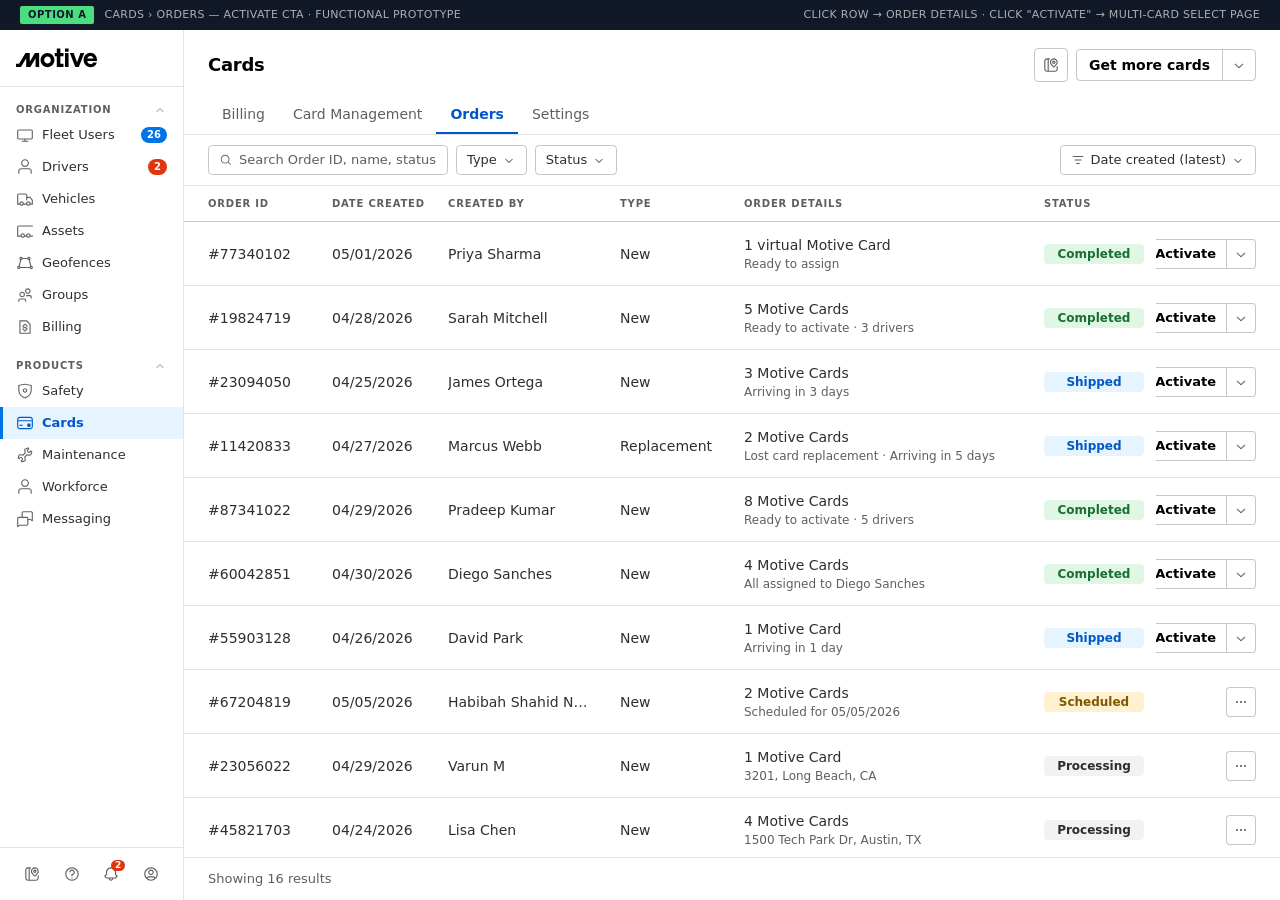
<file: card-orders-activate/index.html>
<!DOCTYPE html>
<html lang="en">
<head>
<meta charset="UTF-8"/>
<meta name="viewport" content="width=device-width,initial-scale=1.0"/>
<title>Cards › Orders — Option A</title>
<style>
:root {
  /* ── Phoenix Design System tokens (web-style layer) ── */
  /* Background */
  --bg-primary:#FFFFFF;            /* --phx-web-color-background-primary  · grey/white */
  --bg-secondary:#FCFCFC;          /* --phx-web-color-background-secondary · grey-1 */
  --bg-tertiary:#F7F7F7;           /* --phx-web-color-background-tertiary  · grey-3 */
  --bg-neutral:#F2F2F2;            /* --phx-web-color-background-neutral   · grey-5 */
  --bg-hover:rgba(0,0,0,0.05);     /* --phx-web-color-background-hover     · black-5 */
  --bg-accent:#E5F4FF;             /* --phx-web-color-background-accent    · blue-5 */
  --bg-active:#E5F4FF;             /* --phx-web-color-background-active    · blue-5 */
  --bg-positive:#E0F7E5;           /* --phx-web-color-background-positive  · green-5 */
  --bg-caution:#FFF1CF;            /* --phx-web-color-background-caution   · yellow-5 */
  --bg-negative:#FFECEA;           /* --phx-web-color-background-negative  · red-5 */
  --bg-summary:#2E2E2E;            /* --phx-web-color-background-summary   · grey-80 */
  --bg-always-dark:#000000;        /* --phx-web-color-background-always-dark */
  /* Content (text / icons) */
  --text-standard:rgba(0,0,0,0.82);/* --phx-web-color-content-standard · black-80 */
  --text-emphasis:#000000;         /* --phx-web-color-content-emphasis · black */
  --text-subdued:rgba(0,0,0,0.63); /* --phx-web-color-content-subdued  · black-60 */
  --text-inactive:rgba(0,0,0,0.33);/* --phx-web-color-content-inactive · black-30 */
  --text-faded:rgba(0,0,0,0.22);   /* --phx-web-color-content-faded    · black-20 */
  --text-accent:#0058C8;           /* --phx-web-color-content-active/accent · blue-60 */
  --text-positive:#1B6C2D;         /* --phx-web-color-content-positive · green-60 */
  --text-caution:#7D5800;          /* --phx-web-color-content-caution  · yellow-60 */
  --text-negative:#BD0E00;         /* --phx-web-color-content-negative · red-60 */
  /* Stroke (borders) */
  --stroke-standard:rgba(0,0,0,0.22);/* --phx-web-color-stroke-standard · black-20 */
  --stroke-inactive:rgba(0,0,0,0.11);/* --phx-web-color-stroke-inactive · black-10 */
  --stroke-active:#0073E7;         /* --phx-web-color-stroke-active · blue-50 */
  /* Bold (primary actions) */
  --blue-50:#0073E7;               /* --phx-ref-color-blue-50 · bold-active */
  --blue-60:#0058C8;               /* --phx-ref-color-blue-60 · content-active */
  --blue-70:#003AA5;               /* --phx-ref-color-blue-70 · hover/pressed */
  /* Radius */
  --r-xs:2px;                      /* --phx-web-radius-extra-small · ref-2 */
  --r-sm:4px;                      /* --phx-web-radius-small · ref-4 */
  --r-md:8px;                      /* --phx-web-radius-medium · ref-8 */
  --r-pill:999px;                  /* --phx-web-dimension-radius-half */
  /* Spacing scale (Phoenix ref-space) */
  --sp-2:2px;--sp-4:4px;--sp-6:6px;--sp-8:8px;--sp-12:12px;--sp-16:16px;--sp-20:20px;--sp-24:24px;--sp-32:32px;
  /* Elevation */
  --el-card:0 0 0 1px rgba(0,0,0,.04), 0 1px 2px rgba(0,0,0,.08);
  --el-float:0 4px 8px rgba(0,0,0,.12);
}
*{box-sizing:border-box;margin:0;padding:0}
body{font:400 14px/20px 'Inter',system-ui,sans-serif;background:var(--bg-tertiary);color:var(--text-standard);display:flex;flex-direction:column;height:100vh;overflow:hidden}

.banner{height:30px;background:#111827;color:#fff;display:flex;align-items:center;justify-content:space-between;padding:0 20px;flex-shrink:0;position:relative;z-index:900}
.banner-badge{background:#4ade80;color:#111827;border-radius:2px;padding:2px 8px;font:600 10px/14px 'Inter',system-ui,sans-serif;letter-spacing:.5px;text-transform:uppercase;margin-right:10px}
.banner-text{font:400 11px/14px 'Inter',system-ui,sans-serif;opacity:.65;letter-spacing:.3px;text-transform:uppercase}
.app{display:flex;flex:1;overflow:hidden}

/* SIDEBAR */
.sb{width:184px;flex-shrink:0;background:#fff;border-right:1px solid var(--stroke-inactive);display:flex;flex-direction:column;overflow:hidden}
.sb-logo{padding:18px 16px 14px;border-bottom:1px solid var(--stroke-inactive);flex-shrink:0;display:flex;align-items:center}
.sb-logo svg{height:24px;width:auto}
.sb-scroll{flex:1;overflow-y:auto;padding:8px 0}
.sb-section{padding:8px 16px 2px;font:600 10px/12px 'Inter',system-ui,sans-serif;letter-spacing:.8px;text-transform:uppercase;color:var(--text-subdued);display:flex;align-items:center;justify-content:space-between}
.sb-section svg{width:14px;height:14px;opacity:.6}
.sb-item{position:relative;display:flex;align-items:center;gap:8px;padding:7px 16px;color:var(--text-standard);font:400 13px/18px 'Inter',system-ui,sans-serif;cursor:pointer;white-space:nowrap}
.sb-item:hover{background:var(--bg-hover)}
.sb-item.active{color:var(--text-accent);background:var(--bg-active);font-weight:600}
.sb-item.active::before{content:'';position:absolute;left:0;top:0;bottom:0;width:3px;background:var(--blue-50)}
.sb-item .icon{width:18px;height:18px;flex-shrink:0;display:flex;align-items:center;justify-content:center;opacity:.75}
.sb-item.active .icon{opacity:1}
.sb-item .badge{margin-left:auto;background:var(--blue-50);color:#fff;border-radius:99px;font:600 10px/14px 'Inter',system-ui,sans-serif;padding:1px 6px;flex-shrink:0}
.sb-item .badge.notif{background:#e3350d}
.sb-footer{border-top:1px solid var(--stroke-inactive);padding:10px 16px;display:flex;align-items:center;justify-content:space-between;flex-shrink:0}
.sb-foot-icon{width:32px;height:32px;display:flex;align-items:center;justify-content:center;border-radius:4px;cursor:pointer;color:var(--text-subdued);position:relative}
.sb-foot-icon:hover{background:var(--bg-neutral)}
.sb-foot-icon .badge{position:absolute;top:2px;right:2px;background:#e3350d;color:#fff;border-radius:99px;font:700 9px/11px 'Inter',system-ui,sans-serif;padding:0 4px;min-width:14px;text-align:center}

/* MAIN */
.main{flex:1;display:flex;flex-direction:column;overflow:hidden;background:var(--bg-primary)}
.view{flex:1;display:none;flex-direction:column;overflow:hidden}
.view.active{display:flex}

/* PAGE HEADER */
.ph{padding:18px 24px 0;border-bottom:1px solid var(--stroke-inactive);flex-shrink:0}
.ph-row{display:flex;align-items:center;justify-content:space-between;margin-bottom:14px}
.ph-title{font:600 18px/24px 'Inter',system-ui,sans-serif;letter-spacing:-.014em;color:var(--text-emphasis)}
.ph-actions{display:flex;align-items:center;gap:8px}
.get-cards-btn{display:inline-flex;align-items:center;border:1px solid var(--stroke-standard);border-radius:var(--r-sm);overflow:hidden;font:600 14px/20px 'Inter',system-ui,sans-serif;color:var(--text-emphasis);cursor:pointer}
.get-cards-btn .lbl{padding:5px 12px;border-right:1px solid var(--stroke-standard)}
.get-cards-btn:hover{background:var(--bg-secondary)}
.get-cards-btn .chev{padding:5px 8px;display:flex;align-items:center;color:var(--text-subdued)}
.get-cards-btn .chev svg{width:16px;height:16px}
.icon-square{width:34px;height:34px;border:1px solid var(--stroke-standard);border-radius:var(--r-sm);display:flex;align-items:center;justify-content:center;cursor:pointer;color:var(--text-subdued)}
.icon-square:hover{background:var(--bg-secondary)}
.icon-square svg{width:18px;height:18px}
.tabs{display:flex}
.tab{padding:8px 14px;font:400 14px/20px 'Inter',system-ui,sans-serif;color:var(--text-subdued);cursor:pointer;border-bottom:2px solid transparent;white-space:nowrap}
.tab:hover{color:var(--text-standard)}
.tab.active{color:var(--text-accent);border-bottom-color:var(--text-accent);font-weight:600}

/* SUB-PAGE HEADER */
.sub-head{display:flex;align-items:center;justify-content:space-between;padding:16px 24px;border-bottom:1px solid var(--stroke-inactive);flex-shrink:0}
.bc{font:400 14px/20px 'Inter',system-ui,sans-serif;color:var(--text-subdued);display:flex;align-items:center;gap:8px}
.bc a{color:var(--text-subdued);text-decoration:none;cursor:pointer}
.bc a:hover{color:var(--text-accent)}
.bc .sep{color:var(--text-inactive)}
.bc .cur{color:var(--text-emphasis);font-weight:700}
.btn-close{border:1px solid var(--stroke-standard);border-radius:var(--r-sm);padding:6px 16px;font:400 13px/18px 'Inter',system-ui,sans-serif;cursor:pointer;color:var(--text-standard);background:var(--bg-primary)}
.btn-close:hover{background:var(--bg-secondary)}

/* FILTER ROW */
.fr{display:flex;align-items:center;gap:8px;padding:10px 24px;border-bottom:1px solid var(--stroke-inactive);flex-shrink:0;background:var(--bg-primary);position:relative;z-index:30}
.search{display:flex;align-items:center;gap:6px;border:1px solid var(--stroke-standard);border-radius:var(--r-sm);padding:5px 10px;width:240px;flex-shrink:0;position:relative}
.search svg{width:14px;height:14px;flex-shrink:0;color:var(--text-subdued)}
.search input{border:none;outline:none;background:transparent;font:400 13px/18px 'Inter',system-ui,sans-serif;color:var(--text-standard);width:100%}
.search input::placeholder{color:var(--text-subdued)}
.filt{display:inline-flex;align-items:center;gap:5px;border:1px solid var(--stroke-standard);border-radius:var(--r-sm);padding:5px 10px;font:400 13px/18px 'Inter',system-ui,sans-serif;color:var(--text-standard);cursor:pointer;white-space:nowrap;user-select:none}
.filt svg{width:14px;height:14px;color:var(--text-subdued)}
.filt:hover{background:var(--bg-secondary)}
.filt.active{background:var(--bg-accent);border-color:var(--stroke-active);color:var(--text-accent);font-weight:600}
.filt.active svg{color:var(--text-accent)}
.fr-spacer{flex:1}
.sort{display:inline-flex;align-items:center;gap:5px;border:1px solid var(--stroke-standard);border-radius:var(--r-sm);padding:5px 10px;font:400 13px/18px 'Inter',system-ui,sans-serif;color:var(--text-standard);cursor:pointer;white-space:nowrap}
.sort:hover{background:var(--bg-secondary)}
.sort svg{width:14px;height:14px;color:var(--text-subdued)}

/* TABLE */
.ta{flex:1;overflow:auto;position:relative}
.tw{width:100%;display:flex;flex-direction:column}
.thead{display:grid;grid-template-columns:136px 116px 172px 124px 1fr 124px 124px;position:sticky;top:0;z-index:20;background:var(--bg-primary);border-bottom:1px solid var(--stroke-standard);height:36px}
.th{display:flex;align-items:center;padding:0 12px;font:600 10px/12px 'Inter',system-ui,sans-serif;letter-spacing:.8px;text-transform:uppercase;color:var(--text-subdued);white-space:nowrap;overflow:hidden}
.th:first-child{padding-left:24px}
.th:last-child{padding:0 24px 0 12px;justify-content:flex-end}
.tr{display:grid;grid-template-columns:136px 116px 172px 124px 1fr 124px 124px;align-items:stretch;border-bottom:1px solid var(--stroke-inactive);min-height:64px;background:var(--bg-primary);cursor:pointer}
.tr:hover{background:var(--bg-hover)}
.td{display:flex;flex-direction:column;justify-content:center;padding:12px 12px;overflow:hidden}
.td:first-child{padding-left:24px}
.td:last-child{padding:12px 24px 12px 12px;align-items:flex-end;justify-content:center}
.td-main{font:400 14px/20px 'Inter',system-ui,sans-serif;color:var(--text-standard);white-space:nowrap;overflow:hidden;text-overflow:ellipsis}
.td-sub{font:400 12px/16px 'Inter',system-ui,sans-serif;color:var(--text-subdued);margin-top:1px;white-space:nowrap;overflow:hidden;text-overflow:ellipsis}

/* TAGS */
/* phx-badge · phxSize=small, phxContrast=low, phxShape=rounded */
.tag{display:inline-flex;align-items:center;justify-content:center;padding:2px 8px;border-radius:var(--r-sm);font:600 12px/16px 'Inter',system-ui,sans-serif;white-space:nowrap}
.tag-neutral{background:var(--bg-neutral);color:var(--text-standard)}
.tag-accent{background:var(--bg-accent);color:var(--text-accent)}
.tag-positive{background:var(--bg-positive);color:var(--text-positive)}
.tag-negative{background:var(--bg-negative);color:var(--text-negative)}
.tag-caution{background:var(--bg-caution);color:var(--text-caution)}

/* SPLIT + ICON */
.split{display:inline-flex;align-items:center;border:1px solid var(--stroke-standard);border-radius:var(--r-sm);font:600 13px/18px 'Inter',system-ui,sans-serif;color:var(--text-emphasis);background:var(--bg-primary);position:relative;cursor:default}
.split:hover{background:var(--bg-secondary)}
.split .s-lbl{padding:5px 10px;border-right:1px solid var(--stroke-standard);cursor:pointer;white-space:nowrap}
.split .s-lbl:hover{background:var(--bg-accent);color:var(--text-accent);border-radius:1px 0 0 1px}
.split .s-chev{padding:5px 6px;cursor:pointer;display:flex;align-items:center;justify-content:center}
.split .s-chev:hover{background:var(--bg-neutral);border-radius:0 1px 1px 0}
.split .s-chev svg{width:16px;height:16px;color:var(--text-subdued)}
.ibtn-wrap{position:relative;display:inline-flex}
.ibtn{width:30px;height:30px;border:1px solid var(--stroke-standard);border-radius:var(--r-sm);display:inline-flex;align-items:center;justify-content:center;cursor:pointer;background:var(--bg-primary);color:var(--text-subdued);flex-shrink:0}
.ibtn:hover{background:var(--bg-secondary)}
.ibtn svg{width:16px;height:16px}

/* DROPDOWN */
.dd{display:none;position:fixed;z-index:9200;background:var(--bg-primary);border:1px solid var(--stroke-standard);border-radius:var(--r-sm);box-shadow:0 4px 16px rgba(0,0,0,.14);min-width:190px;overflow:hidden;padding:4px 0}
.dd.open{display:block}
.dd-item{padding:8px 16px;font:400 14px/20px 'Inter',system-ui,sans-serif;color:var(--text-standard);cursor:pointer;white-space:nowrap}
.dd-item:hover{background:var(--bg-secondary)}
.dd-item.bold{font-weight:600}
.dd-item.checked{color:var(--text-accent);font-weight:600}
.dd-sep{height:1px;background:var(--stroke-inactive);margin:3px 0}
/* Clear = blue link-button inside dropdown */
.dd-clear{color:var(--text-accent) !important;font-weight:400}
.dd-clear:hover{background:var(--bg-accent)}

/* TYPEAHEAD */
.ta-dd{display:none;position:fixed;z-index:9100;background:var(--bg-primary);border:1px solid var(--stroke-standard);border-radius:var(--r-sm);box-shadow:0 6px 20px rgba(0,0,0,.14);min-width:320px;overflow:hidden;padding:4px 0}
.ta-dd.open{display:block}
.ta-item{padding:9px 16px;font:400 13px/18px 'Inter',system-ui,sans-serif;color:var(--text-standard);cursor:pointer;display:flex;align-items:center;justify-content:space-between;gap:16px}
.ta-item:hover{background:var(--bg-secondary)}
.ta-id{font:600 13px/18px 'Inter',system-ui,sans-serif;color:var(--text-emphasis);white-space:nowrap}
.ta-meta{font:400 12px/16px 'Inter',system-ui,sans-serif;color:var(--text-subdued);white-space:nowrap}
.ta-hl{color:var(--text-accent)}
.ta-empty{padding:12px 16px;font:400 13px/18px 'Inter',system-ui,sans-serif;color:var(--text-subdued);text-align:center}
.ta-section{padding:4px 16px 2px;font:600 10px/12px 'Inter',system-ui,sans-serif;letter-spacing:.6px;text-transform:uppercase;color:var(--text-inactive)}

/* TOOLTIP */
.tip-wrap{position:relative;display:inline-flex;align-items:center}
/* Tooltip — JS-controlled; sits above trigger, 4px gap, arrow centered at bottom */
.tip{display:none;position:fixed;z-index:9999;background:rgba(0,0,0,.86);color:#fff;font:400 12px/16px 'Inter',system-ui,sans-serif;padding:6px 10px;border-radius:var(--r-sm);pointer-events:none;max-width:240px;white-space:normal}
.tip::after{content:'';position:absolute;top:100%;left:50%;transform:translateX(-50%);border:5px solid transparent;border-top-color:rgba(0,0,0,.86)}

.tf{padding:12px 24px;border-top:1px solid var(--stroke-inactive);font:400 13px/18px 'Inter',system-ui,sans-serif;color:var(--text-subdued);flex-shrink:0;background:var(--bg-primary)}
.toast{display:none;position:fixed;bottom:24px;left:50%;transform:translateX(-50%);background:var(--text-positive);color:#fff;padding:10px 20px;border-radius:var(--r-sm);font:600 13px/18px 'Inter',system-ui,sans-serif;z-index:9999;box-shadow:0 4px 12px rgba(0,0,0,.2);pointer-events:none;white-space:nowrap}

/* ─── ORDER DETAILS ─── */
.od-body{flex:1;overflow-y:auto;background:var(--bg-tertiary);padding:24px 32px}
.od-inner{max-width:920px;margin:0 auto;display:flex;flex-direction:column;gap:16px}
.od-card{background:var(--bg-primary);border:1px solid var(--stroke-inactive);border-radius:var(--r-sm);padding:24px 28px}
.od-card-title{font:600 18px/24px 'Inter',system-ui,sans-serif;color:var(--text-emphasis);margin-bottom:6px}
.od-card-sub{font:400 14px/20px 'Inter',system-ui,sans-serif;color:var(--text-subdued)}
.od-modified{font:italic 400 13px/18px 'Inter',system-ui,sans-serif;color:var(--text-subdued);margin-top:18px;border-top:1px solid var(--stroke-inactive);padding-top:14px}
.od-section-title{font:600 16px/22px 'Inter',system-ui,sans-serif;color:var(--text-emphasis);margin-bottom:16px;letter-spacing:-.1px}
.od-row{display:flex;align-items:flex-start;gap:24px;padding:12px 0;border-bottom:1px solid var(--stroke-inactive)}
.od-row:last-child{border-bottom:none}
.od-row-label{font:400 13px/18px 'Inter',system-ui,sans-serif;color:var(--text-subdued);width:200px;flex-shrink:0}
.od-row-val{font:400 14px/20px 'Inter',system-ui,sans-serif;color:var(--text-standard);flex:1}

/* TIMELINE */
.timeline{display:flex;align-items:flex-start;justify-content:space-between;margin-top:16px;padding:0 8px;position:relative}
.tl-step{display:flex;flex-direction:column;align-items:center;flex:1;position:relative;z-index:2}
.tl-dot{width:24px;height:24px;border-radius:50%;background:var(--bg-positive);border:2px solid var(--text-positive);color:var(--text-positive);display:flex;align-items:center;justify-content:center;flex-shrink:0;margin-bottom:8px}
.tl-dot svg{width:14px;height:14px}
.tl-step.pending .tl-dot{background:var(--bg-primary);border-color:var(--stroke-standard);color:var(--text-inactive)}
.tl-step.pending .tl-label{color:var(--text-inactive)}
.tl-step.pending .tl-date{color:var(--text-inactive)}
.tl-label{font:600 13px/18px 'Inter',system-ui,sans-serif;color:var(--text-positive);text-align:center;margin-bottom:2px}
.tl-date{font:400 12px/16px 'Inter',system-ui,sans-serif;color:var(--text-subdued);text-align:center}

/* GROUPED CARDS */
.rc-head{display:flex;align-items:center;justify-content:space-between;margin-bottom:6px}
.rc-title{font:600 16px/22px 'Inter',system-ui,sans-serif;color:var(--text-emphasis)}
.rc-sub{font:400 13px/18px 'Inter',system-ui,sans-serif;color:var(--text-subdued);margin-bottom:18px}
.btn-primary{background:var(--blue-50);color:#fff;border:1px solid var(--blue-50);border-radius:var(--r-sm);padding:6px 16px;font:600 13px/18px 'Inter',system-ui,sans-serif;cursor:pointer}
.btn-primary:hover{background:var(--blue-60);border-color:var(--blue-60)}
.btn-primary:disabled{background:var(--bg-neutral);border-color:var(--stroke-standard);color:var(--text-inactive);cursor:not-allowed}
.btn-secondary{background:var(--bg-primary);color:var(--text-standard);border:1px solid var(--stroke-standard);border-radius:var(--r-sm);padding:6px 16px;font:400 13px/18px 'Inter',system-ui,sans-serif;cursor:pointer}
.btn-secondary:hover{background:var(--bg-secondary)}

/* ─── ORDER STATUS CARD (Figma: "Order has been placed") ─── */
.os-card{background:var(--bg-primary);border-radius:var(--r-sm);box-shadow:0 0 0 1px rgba(0,0,0,.08),0 1px 2px rgba(0,0,0,.24);padding:20px;gap:16px;display:flex;flex-direction:column}
.os-title{font:600 18px/24px 'Inter',system-ui,sans-serif;letter-spacing:-.014em;color:var(--text-standard);margin-bottom:4px}
.os-sub{font:400 12px/16px 'Inter',system-ui,sans-serif;color:var(--text-subdued)}
.os-steps{display:flex;gap:8px;height:64px;align-items:stretch}
.os-step{display:flex;flex:1;flex-direction:column;gap:8px;align-items:flex-start;justify-content:center;min-width:0}
.os-step:last-child{flex:0 0 auto}
.os-step-top{display:flex;gap:8px;align-items:center;width:100%}
.os-dot{width:20px;height:20px;flex-shrink:0}
.os-line{flex:1;height:1px;min-width:4px}
.os-line.done{background:var(--text-positive)}
.os-line.current{background:var(--stroke-standard)}
.os-line.pending{background:var(--stroke-inactive)}
.os-step-bot{display:flex;flex-direction:column;gap:4px;padding-right:12px;width:100%}
.os-step:last-child .os-step-bot{padding-right:0}
.os-label{font:600 12px/16px 'Inter',system-ui,sans-serif}
.os-label.done{color:var(--text-positive)}
.os-label.current{color:var(--text-emphasis)}
.os-label.pending{color:var(--text-subdued);font-weight:400}
.os-date{font:400 10px/12px 'Inter',system-ui,sans-serif;letter-spacing:.8px;text-transform:uppercase;color:var(--text-subdued)}

/* ─── CARD ORDER DETAILS CARD (Figma: "Card order details") ─── */
.cod-card{background:var(--bg-primary);border-radius:var(--r-sm);box-shadow:0 0 0 1px rgba(0,0,0,.08),0 1px 2px rgba(0,0,0,.24);overflow:hidden}
.cod-head{padding:12px 20px;border-bottom:1px solid var(--stroke-inactive)}
.cod-head-title{font:600 18px/24px 'Inter',system-ui,sans-serif;letter-spacing:-.014em;color:var(--text-emphasis)}
.cod-body{padding:0 20px 16px}
.cod-section{padding:12px 0 8px}
.cod-section-title{font:600 14px/20px 'Inter',system-ui,sans-serif;color:var(--text-emphasis);margin-bottom:6px;letter-spacing:-.006em}
.cod-addr{font:400 14px/20px 'Inter',system-ui,sans-serif;color:var(--text-standard);display:flex;flex-direction:column;gap:2px}
.cod-divider{height:1px;background:var(--stroke-inactive);margin:0}
.cod-field{padding:10px 0 0}
.cod-field-label{font:400 12px/16px 'Inter',system-ui,sans-serif;color:var(--text-subdued);margin-bottom:2px}
.cod-field-val{font:400 14px/20px 'Inter',system-ui,sans-serif;color:var(--text-standard)}

/* ─── CARDS-IN-ORDER SECTION (settings view→edit pattern) ─── */
.cards-card{background:var(--bg-primary);border:1px solid var(--stroke-inactive);border-radius:var(--r-sm);overflow:hidden}
.cards-head{display:flex;align-items:center;justify-content:space-between;gap:16px;padding:18px 24px;background:var(--bg-primary);border-bottom:1px solid var(--stroke-inactive);transition:background .15s}
.cards-head .ch-title{font:600 16px/22px 'Inter',system-ui,sans-serif;color:var(--text-emphasis)}
.cards-head .ch-actions{display:flex;align-items:center;gap:8px}
/* edit (activate) mode → blue header bar, mirrors settings Save/Cancel */
.cards-card.edit-mode .cards-head{background:var(--blue-50);border-bottom-color:var(--blue-50)}
.cards-card.edit-mode .cards-head .ch-title{color:#fff}
.cards-card.edit-mode .cards-head .btn-secondary{background:transparent;border-color:rgba(255,255,255,.6);color:#fff}
.cards-card.edit-mode .cards-head .btn-secondary:hover{background:rgba(255,255,255,.12)}
.cards-card.edit-mode .cards-head .btn-primary{background:#fff;border-color:#fff;color:var(--blue-60)}
.cards-card.edit-mode .cards-head .btn-primary:hover{background:rgba(255,255,255,.88);border-color:rgba(255,255,255,.88)}
.cards-card.edit-mode .cards-head .btn-primary:disabled{background:rgba(255,255,255,.4);border-color:rgba(255,255,255,.4);color:rgba(255,255,255,.7)}
/* card rows */
.card-row{display:grid;grid-template-columns:1fr auto;align-items:center;gap:14px;padding:14px 24px;border-bottom:1px solid var(--stroke-inactive)}
.card-row:last-child{border-bottom:none}
/* checkbox — hidden by default; shows inline with driver name in edit mode */
.cr-cb{display:none;align-items:center;flex-shrink:0}
.cards-card.edit-mode .card-row:not(.activated) .cr-cb{display:flex}
.cr-cb input{width:16px;height:16px;accent-color:var(--blue-50);cursor:pointer}
.cr-info{min-width:0;display:flex;flex-direction:column;gap:1px}
.cr-name-row{display:flex;align-items:center;gap:8px}
.cr-driver{font:600 14px/20px 'Inter',system-ui,sans-serif;color:var(--text-emphasis)}
.cr-detail{font:400 13px/18px 'Inter',system-ui,sans-serif;color:var(--text-subdued);margin-top:1px;letter-spacing:.2px}
.cr-status{font:400 13px/18px 'Inter',system-ui,sans-serif;flex-shrink:0;white-space:nowrap}
.cr-status.ready{color:var(--text-subdued)}
.cr-status.done{color:var(--text-positive);font-weight:600}

/* ─── ACTIVATE CARDS VIEW ─── */
.ac-table{flex:1;overflow:auto;background:var(--bg-primary)}
.ac-thead{display:flex;align-items:center;padding:12px 24px;background:var(--bg-primary);border-bottom:1px solid var(--stroke-inactive);font:600 10px/12px 'Inter',system-ui,sans-serif;letter-spacing:.6px;text-transform:uppercase;color:var(--text-subdued)}
.ac-cb{width:48px;flex-shrink:0;display:flex;align-items:center;justify-content:center}
.ac-cb input{width:16px;height:16px;accent-color:var(--blue-50);cursor:pointer}
.ac-num{flex:1.2;min-width:160px}
.ac-driver{flex:1.5;min-width:200px}
.ac-profile{flex:1;min-width:140px}
.ac-actions{width:60px;flex-shrink:0}
.ac-row{display:flex;align-items:center;padding:14px 24px;border-bottom:1px solid var(--stroke-inactive);background:var(--bg-primary);cursor:pointer}
.ac-row:hover{background:var(--bg-secondary)}
.ac-row.selected{background:#f0f7ff}
.ac-row.selected:hover{background:#e8f3ff}
.ac-num-val{font:400 14px/20px 'Inter',system-ui,sans-serif;color:var(--text-standard)}
.ac-driver-val{font:400 14px/20px 'Inter',system-ui,sans-serif;color:var(--text-accent);cursor:pointer}
.ac-driver-val:hover{text-decoration:underline}
.ac-profile-val{font:400 14px/20px 'Inter',system-ui,sans-serif;color:var(--text-standard)}

/* ACTION BAR */
.action-bar{display:none;align-items:center;justify-content:space-between;padding:10px 24px;background:var(--blue-50);color:#fff;border-bottom:1px solid var(--blue-60);flex-shrink:0;height:42px}
.action-bar.visible{display:flex}
.ab-left{display:flex;align-items:center;gap:8px;font:400 14px/20px 'Inter',system-ui,sans-serif}
.ab-left strong{font-weight:600}
.ab-clear{color:rgba(255,255,255,.85);cursor:pointer;text-decoration:underline;font:400 13px/18px 'Inter',system-ui,sans-serif;margin-left:6px}
.ab-clear:hover{color:#fff}
.ab-right{display:flex;align-items:center;gap:14px}
.ab-btn{background:transparent;border:none;color:rgba(255,255,255,.95);font:600 13px/18px 'Inter',system-ui,sans-serif;cursor:pointer;padding:6px 10px}
.ab-btn:hover{color:#fff}
.ab-btn.primary{color:#fff;background:rgba(255,255,255,.12);border-radius:var(--r-sm);padding:6px 14px}
.ab-btn.primary:hover{background:rgba(255,255,255,.22)}

/* MODAL */
.modal-overlay{display:none;position:fixed;inset:0;z-index:800;background:rgba(0,0,0,.4);align-items:center;justify-content:center}
.modal-overlay.open{display:flex}
.modal{background:var(--bg-primary);border-radius:var(--r-sm);width:480px;max-width:90vw;padding:24px 28px;box-shadow:0 8px 28px rgba(0,0,0,.2)}
.modal-title{font:600 17px/24px 'Inter',system-ui,sans-serif;color:var(--text-emphasis);margin-bottom:12px}
.modal-body{font:400 14px/20px 'Inter',system-ui,sans-serif;color:var(--text-standard);margin-bottom:8px}
.modal-body strong{font-weight:600}
.modal-q{font:400 14px/20px 'Inter',system-ui,sans-serif;color:var(--text-standard);margin-bottom:24px;margin-top:14px}
.modal-actions{display:flex;justify-content:flex-end;gap:10px}

/* GET MORE CARDS MODAL */
.fullmodal-overlay{display:none;position:fixed;inset:0;z-index:800;background:var(--bg-primary);flex-direction:column}
.fullmodal-overlay.open{display:flex}
.fullmodal-header{background:var(--blue-50);color:#fff;display:flex;align-items:center;justify-content:space-between;padding:0 24px;height:52px;flex-shrink:0}
.fullmodal-title{font:600 16px/22px 'Inter',system-ui,sans-serif}
.fullmodal-header-actions{display:flex;align-items:center;gap:10px}
.fullmodal-close{border:1px solid rgba(255,255,255,.5);border-radius:var(--r-sm);padding:5px 16px;font:400 13px/18px 'Inter',system-ui,sans-serif;color:#fff;cursor:pointer;background:transparent}
.fullmodal-close:hover{background:rgba(255,255,255,.12)}
.fullmodal-next{border:1px solid rgba(255,255,255,.3);border-radius:var(--r-sm);padding:5px 16px;font:400 13px/18px 'Inter',system-ui,sans-serif;color:rgba(255,255,255,.45);cursor:not-allowed;background:transparent}
.fullmodal-body{flex:1;overflow-y:auto;background:var(--bg-tertiary);padding:32px 24px}
.fullmodal-body-inner{max-width:600px;margin:0 auto;display:flex;flex-direction:column;gap:16px}
.m-section{background:var(--bg-primary);border:1px solid var(--stroke-inactive);border-radius:var(--r-sm);padding:24px 28px}
.m-section-title{font:600 16px/22px 'Inter',system-ui,sans-serif;color:var(--text-emphasis);margin-bottom:20px}
.m-field{margin-bottom:20px}.m-field:last-child{margin-bottom:0}
.m-label{font:400 13px/18px 'Inter',system-ui,sans-serif;color:var(--text-standard);margin-bottom:6px}
.m-label .req{color:var(--text-negative)}
.m-input{width:100%;border:1px solid var(--stroke-standard);border-radius:var(--r-sm);padding:8px 12px;font:400 14px/20px 'Inter',system-ui,sans-serif;color:var(--text-standard);background:var(--bg-primary);outline:none}
.m-input:focus{border-color:var(--blue-50);box-shadow:0 0 0 2px rgba(0,115,231,.15)}
.m-radio-option{border:1px solid var(--stroke-standard);border-radius:var(--r-sm);padding:14px 16px;margin-bottom:8px;cursor:pointer;display:flex;align-items:flex-start;gap:12px}
.m-radio-option:hover,.m-radio-option.selected{border-color:var(--blue-50);background:var(--bg-accent)}
.m-radio-option input{margin-top:3px;flex-shrink:0;accent-color:var(--blue-50)}
.m-radio-option .ro-title{font:600 13px/18px 'Inter',system-ui,sans-serif;color:var(--text-emphasis)}
.m-radio-option .ro-sub{font:400 12px/16px 'Inter',system-ui,sans-serif;color:var(--text-subdued);margin-top:2px}
.m-footer{background:var(--bg-secondary);border-top:1px solid var(--stroke-inactive);padding:14px 24px;flex-shrink:0;text-align:center;font:400 13px/18px 'Inter',system-ui,sans-serif;color:var(--text-subdued)}
.m-footer a{color:var(--text-accent);text-decoration:none}
</style>
</head>
<body>

<div class="banner">
  <div style="display:flex;align-items:center">
    <span class="banner-badge">Option A</span>
    <span class="banner-text">Cards › Orders — Activate CTA · Functional Prototype</span>
  </div>
  <span class="banner-text">Click row → Order Details · Click "Activate" → multi-card select page</span>
</div>

<div class="app">
<!-- SIDEBAR -->
<nav class="sb">
  <div class="sb-logo">
    <svg width="135" height="40" viewBox="0 0 162 48" xmlns="http://www.w3.org/2000/svg" style="height:24px;width:auto"><path d="M88.7122 16.3163V31.636L94.9807 31.6232V37.9936H81.5799V16.3112H77.5258V10.1039H81.5774V0.899902H88.7122V10.109H94.9807V16.3163H88.7122Z" fill="black"/><path d="M105.133 0.899902V7.24995H105.13V7.25505H98.0129V0.899902H105.133Z" fill="black"/><path d="M27.5024 10.1013H18.9788L6.23792 31.6359H0V38.0064H9.96081L20.3854 20.3705V37.9936H28.7943L39.1705 20.3195V37.9936H46.3054V10.1013H37.7435L27.5024 27.3983V10.1013Z" fill="black"/><path d="M98.0054 10.1013H105.14V37.9936H98.0054V10.1013Z" fill="black"/><path fill-rule="evenodd" clip-rule="evenodd" d="M62.9984 9.77772H63.0519C70.7271 9.77772 76.8325 16.2093 76.8325 24.0475C76.8325 31.8857 70.7271 38.3172 63.0519 38.3172H62.9984C55.3259 38.3172 49.1644 31.9468 49.1644 24.0475C49.1644 16.1481 55.3259 9.77772 62.9984 9.77772ZM62.9984 31.1824H63.0519V31.1773C66.7825 31.1773 69.7001 27.9895 69.7052 24.0475C69.7052 20.1539 66.7264 16.9126 63.0519 16.9126H62.9984C59.2169 16.9126 56.2993 20.1004 56.2993 24.0475C56.2993 27.9946 59.2169 31.1824 62.9984 31.1824Z" fill="black"/><path fill-rule="evenodd" clip-rule="evenodd" d="M149.229 31.98C152.095 31.98 153.882 30.3058 154.368 28.8432H161.503C161.233 31.1696 158.15 38.3122 149.223 38.3122C141.164 38.3122 135.209 32.2526 135.209 24.0271C135.209 15.9672 141.324 9.7446 149.004 9.7446C156.307 9.7446 162 16.1278 162 23.9201C162 24.7304 161.946 25.4897 161.893 26.03H142.527C143.008 29.4394 145.065 31.98 149.229 31.98ZM142.754 20.9438H154.977C154.213 18.1408 152.327 16.0743 149.027 16.0743C145.569 16.0743 143.556 18.0771 142.754 20.9438Z" fill="black"/><path d="M122.139 28.3513L128.938 10.1064V10.1217H136.539L125.684 37.9936H118.503L107.711 10.1064H115.341L122.139 28.3513Z" fill="black"/></svg>
  </div>
  <div class="sb-scroll">
    <div class="sb-section">Organization <svg width="16" height="16" fill="currentColor"><use href="icons.svg#chevron-up"/></svg></div>
    <div class="sb-item"><span class="icon"><svg width="18" height="18" fill="currentColor"><use href="icons.svg#monitor"/></svg></span>Fleet Users<span class="badge">26</span></div>
    <div class="sb-item"><span class="icon"><svg width="18" height="18" fill="currentColor"><use href="icons.svg#person"/></svg></span>Drivers<span class="badge notif">2</span></div>
    <div class="sb-item"><span class="icon"><svg width="18" height="18" fill="currentColor"><use href="icons.svg#vehicle-truck"/></svg></span>Vehicles</div>
    <div class="sb-item"><span class="icon"><svg width="18" height="18" fill="currentColor"><use href="icons.svg#vehicle-trailer"/></svg></span>Assets</div>
    <div class="sb-item"><span class="icon"><svg width="18" height="18" fill="currentColor"><use href="icons.svg#geofence"/></svg></span>Geofences</div>
    <div class="sb-item"><span class="icon"><svg width="18" height="18" fill="currentColor"><use href="icons.svg#person-group"/></svg></span>Groups</div>
    <div class="sb-item"><span class="icon"><svg width="18" height="18" fill="currentColor"><use href="icons.svg#document-dollar"/></svg></span>Billing</div>
    <div class="sb-section" style="margin-top:8px">Products <svg width="16" height="16" fill="currentColor"><use href="icons.svg#chevron-up"/></svg></div>
    <div class="sb-item"><span class="icon"><svg width="18" height="18" fill="currentColor"><use href="icons.svg#shield-circle"/></svg></span>Safety</div>
    <div class="sb-item active"><span class="icon"><svg width="18" height="18" fill="currentColor"><use href="icons.svg#card"/></svg></span>Cards</div>
    <div class="sb-item"><span class="icon"><svg width="18" height="18" fill="currentColor"><use href="icons.svg#wrench"/></svg></span>Maintenance</div>
    <div class="sb-item"><span class="icon"><svg width="18" height="18" fill="currentColor"><use href="icons.svg#person"/></svg></span>Workforce</div>
    <div class="sb-item"><span class="icon"><svg width="18" height="18" fill="currentColor"><use href="icons.svg#message-bubble-stack"/></svg></span>Messaging</div>
  </div>
  <div class="sb-footer">
    <div class="sb-foot-icon"><svg width="18" height="18" fill="currentColor"><use href="icons.svg#dashboard"/></svg></div>
    <div class="sb-foot-icon"><svg width="18" height="18" fill="currentColor"><use href="icons.svg#circle-question"/></svg></div>
    <div class="sb-foot-icon" style="position:relative"><svg width="18" height="18" fill="currentColor"><use href="icons.svg#bell"/></svg><span class="badge">2</span></div>
    <div class="sb-foot-icon"><svg width="18" height="18" fill="currentColor"><use href="icons.svg#avatar"/></svg></div>
  </div>
</nav>

<main class="main">

<!-- VIEW 1: ORDERS -->
<div class="view active" id="viewOrders">
  <div class="ph">
    <div class="ph-row">
      <h1 class="ph-title">Cards</h1>
      <div class="ph-actions">
        <div class="icon-square"><svg width="18" height="18" fill="currentColor"><use href="icons.svg#dashboard"/></svg></div>
        <div class="get-cards-btn" onclick="openGetMoreCards()"><span class="lbl">Get more cards</span><span class="chev"><svg width="16" height="16" fill="currentColor"><use href="icons.svg#chevron-down"/></svg></span></div>
      </div>
    </div>
    <div class="tabs"><div class="tab">Billing</div><div class="tab">Card Management</div><div class="tab active">Orders</div><div class="tab">Settings</div></div>
  </div>

  <div class="fr">
    <div class="search">
      <svg width="14" height="14" fill="currentColor"><use href="icons.svg#magnifying-glass"/></svg>
      <input type="text" id="searchInput" placeholder="Search Order ID, name, status…" oninput="handleSearch(this.value)" onkeydown="handleSearchKey(event)" autocomplete="off"/>
    </div>
    <div class="filt" id="filtType" onclick="openFilterDD(event,'type',TYPE_OPTIONS)">Type <svg width="14" height="14" fill="currentColor"><use href="icons.svg#chevron-down"/></svg></div>
    <div class="filt" id="filtStatus" onclick="openFilterDD(event,'status',STATUS_OPTIONS)">Status <svg width="14" height="14" fill="currentColor"><use href="icons.svg#chevron-down"/></svg></div>
    <div class="fr-spacer"></div>
    <div class="sort"><svg width="14" height="14" fill="currentColor"><use href="icons.svg#filters"/></svg>Date created (latest) <svg width="14" height="14" fill="currentColor"><use href="icons.svg#chevron-down"/></svg></div>
  </div>

  <div class="ta">
    <div class="tw">
      <div class="thead">
        <div class="th">Order ID</div>
        <div class="th">Date Created</div>
        <div class="th">Created By</div>
        <div class="th">Type</div>
        <div class="th">Order Details</div>
        <div class="th">Status</div>
        <div class="th"></div>
      </div>
      <div id="ordersTbody"></div>
    </div>
  </div>
  <div class="tf" id="tableFooter">Showing 16 results</div>
</div>

<!-- VIEW 2: ORDER DETAILS -->
<div class="view" id="viewOrderDetails">
  <div class="sub-head">
    <div class="bc">
      <a onclick="goToOrders()">Cards</a><span class="sep">/</span>
      <a onclick="goToOrders()">Orders</a><span class="sep">/</span>
      <span class="cur" id="odBcId"></span>
    </div>
    <button class="btn-close" onclick="goToOrders()">Close</button>
  </div>
  <div class="od-body">
    <div class="od-inner" id="odContent"></div>
  </div>
</div>

<!-- VIEW 3: ACTIVATE CARDS PAGE -->
<div class="view" id="viewActivateCards">
  <div class="sub-head">
    <div class="bc">
      <a onclick="goToOrders()">Cards</a><span class="sep">/</span>
      <a onclick="goToOrders()">Orders</a><span class="sep">/</span>
      <a id="acBcOrderId" onclick="goToOrderDetails(_currentOrderId)"></a><span class="sep">/</span>
      <span class="cur">Activate cards</span>
    </div>
    <button class="btn-close" onclick="goToOrders()">Close</button>
  </div>
  <div class="fr" id="acFilterRow">
    <div class="search" style="width:280px">
      <svg width="14" height="14" fill="currentColor"><use href="icons.svg#magnifying-glass"/></svg>
      <input type="text" id="acSearchInput" placeholder="Search by driver or vehicle" oninput="filterAcRows(this.value)"/>
    </div>
    <div class="filt">Card <svg width="14" height="14" fill="currentColor"><use href="icons.svg#chevron-down"/></svg></div>
    <div class="filt">Spend profile <svg width="14" height="14" fill="currentColor"><use href="icons.svg#chevron-down"/></svg></div>
    <div class="fr-spacer"></div>
  </div>
  <div class="action-bar" id="acActionBar">
    <div class="ab-left"><strong id="acSelText">0 cards selected</strong><span class="ab-clear" onclick="clearAcSelection()">Clear</span></div>
    <div class="ab-right"><button class="ab-btn">Change spend profile</button><button class="ab-btn primary" onclick="openActivateModal('selected')">Activate selected</button></div>
  </div>
  <div class="ac-table">
    <div class="ac-thead">
      <div class="ac-cb"><input type="checkbox" id="acSelectAll" onclick="toggleAcSelectAll(this.checked)"/></div>
      <div class="ac-num">Card number / ID</div>
      <div class="ac-driver">Assigned to</div>
      <div class="ac-profile">Spend profile</div>
      <div class="ac-actions"></div>
    </div>
    <div id="acTbody"></div>
  </div>
</div>

</main>
</div>

<div class="ta-dd" id="taDropdown"></div>
<div class="toast" id="toast"></div>

<!-- ACTIVATE CONFIRMATION MODAL -->
<div class="modal-overlay" id="activateModal" onclick="closeActivateModal()">
  <div class="modal" onclick="event.stopPropagation()">
    <div class="modal-title">Activate cards</div>
    <div class="modal-body">You are about to activate <strong id="actCount">1</strong> <span id="actCardWord">card</span>. Once activated, these cards will be ready for use.</div>
    <div class="modal-q">Do you want to proceed?</div>
    <div class="modal-actions">
      <button class="btn-secondary" onclick="closeActivateModal()">Cancel</button>
      <button class="btn-primary" onclick="confirmActivation()">Activate</button>
    </div>
  </div>
</div>

<!-- GET MORE CARDS MODAL -->
<div class="fullmodal-overlay" id="modalOverlay">
  <div class="fullmodal-header">
    <span class="fullmodal-title">New Card Order</span>
    <div class="fullmodal-header-actions">
      <button class="fullmodal-close" onclick="closeGetMoreCards()">Close</button>
      <button class="fullmodal-next">Next</button>
    </div>
  </div>
  <div class="fullmodal-body">
    <div class="fullmodal-body-inner">
      <div class="m-section">
        <div class="m-section-title">Order details</div>
        <div class="m-field"><div class="m-label">Quantity</div><input class="m-input" type="number" min="1"/></div>
        <div class="m-field">
          <div class="m-label">Fuel station prompts <span class="req">*</span></div>
          <div class="m-radio-option" onclick="selectRadio(this)"><input type="radio" name="fuel" value="none"/><div><div class="ro-title">None</div><div class="ro-sub">No information required at point of sale.</div></div></div>
          <div class="m-radio-option" onclick="selectRadio(this)"><input type="radio" name="fuel" value="driver"/><div><div class="ro-title">Driver Code + odometer</div><div class="ro-sub">Required at point of sale to purchase fuel.</div></div></div>
        </div>
      </div>
      <div class="m-section">
        <div class="m-section-title">Shipping details</div>
        <div style="display:grid;grid-template-columns:1fr 1fr;gap:16px" class="m-field">
          <div><div class="m-label">Recipient name <span class="req">*</span></div><input class="m-input" type="text"/></div>
          <div><div class="m-label">Phone number <span class="req">*</span></div><div style="display:flex;gap:8px"><input class="m-input" style="width:60px" type="text" value="+1" readonly/><input class="m-input" style="flex:1" type="tel" placeholder="(___) ___-____"/></div></div>
        </div>
      </div>
    </div>
  </div>
  <div class="m-footer">Need help ordering? <a href="#">Contact support</a> or call (855) 434-3564</div>
</div>

<script>
const TYPE_OPTIONS = ['New', 'Replacement'];
const STATUS_OPTIONS = ['Draft', 'Scheduled', 'Processing', 'Shipped', 'Completed', 'Canceled'];

// ═══════════════════════════════════════════════════════════
//  ORDERS — realistic fleet data
// ═══════════════════════════════════════════════════════════
const ORDERS = {
  tr1: {id:'77340102',mode:'virtual',state:'eligible',cardType:'virtual',orderType:'New',createdBy:'Priya Sharma',date:'05/01/2026',rewardIssued:!0,timeline:['Scheduled:Apr 28','Order placed:Apr 30','Processed:Apr 30','Shipped:—','Completed:May 01'],cards:[{id:'c1',cardLast4:'4521',assignedTo:'Priya Sharma',spendProfile:'Drivers'}]},
  tr2: {id:'19824719',mode:'standard',state:'eligible',cardType:'physical',orderType:'New',createdBy:'Sarah Mitchell',date:'04/28/2026',shippingAddr:'4500 N Oak Trafficway, Kansas City, MO 64116',shippingContact:{name:'Sarah Mitchell',phone:'(816) 555-0142'},shippingMethod:'Standard shipping (7–10 business days)',timeline:['Scheduled:Apr 20','Order placed:Apr 22','Processed:Apr 23','Shipped:Apr 25','Completed:Apr 28'],cards:[{id:'c1',cardLast4:'9723',assignedTo:'Tarang Singhal',spendProfile:'Drivers'},{id:'c2',cardLast4:'8104',assignedTo:'Tarang Singhal',spendProfile:'Drivers'},{id:'c3',cardLast4:'2298',assignedTo:'Tarang Singhal',spendProfile:'Drivers'},{id:'c4',cardLast4:'7456',assignedTo:'Diego Sanches',spendProfile:'Drivers'},{id:'c5',cardLast4:'3911',assignedTo:'Marcus Webb',spendProfile:'Maintenance'}]},
  tr3: {id:'23094050',mode:'preconfig',state:'eligible',cardType:'physical',orderType:'New',createdBy:'James Ortega',date:'04/25/2026',eta:'Arriving in 3 days',shippingAddr:'100 Main St, Austin, TX 78701',shippingContact:{name:'James Ortega',phone:'(512) 555-0189'},shippingMethod:'Standard shipping (7–10 business days)',timeline:['Scheduled:Apr 20','Order placed:Apr 22','Processed:Apr 23','Shipped:Apr 25','Completed:—'],cards:[{id:'c1',cardLast4:'6612',assignedTo:'James Ortega',spendProfile:'Drivers'},{id:'c2',cardLast4:'0048',assignedTo:'James Ortega',spendProfile:'Drivers'},{id:'c3',cardLast4:'8842',assignedTo:'Diego Sanches',spendProfile:'Drivers'}]},
  tr4: {id:'11420833',mode:'replacement-preconfig',state:'eligible',cardType:'physical',orderType:'Replacement',createdBy:'Marcus Webb',date:'04/27/2026',eta:'Arriving in 5 days',shippingAddr:'10799 Wheeler Trace, Hampton, GA 30228',shippingContact:{name:'Marcus Webb',phone:'(678) 555-0213'},shippingMethod:'Express shipping (2–3 business days)',timeline:['Scheduled:Apr 04','Order placed:Apr 26','Processed:Apr 27','Shipped:Apr 28','Completed:—'],cards:[{id:'c1',cardLast4:'2284',assignedTo:'Tarang Singhal',spendProfile:'Drivers'},{id:'c2',cardLast4:'5519',assignedTo:'Marcus Webb',spendProfile:'Drivers'}]},
  tr5: {id:'87341022',mode:'standard',state:'eligible',cardType:'physical',orderType:'New',createdBy:'Pradeep Kumar',date:'04/29/2026',shippingAddr:'333 W San Carlos St, San Jose, CA 95110',shippingContact:{name:'Pradeep Kumar',phone:'(408) 555-0177'},shippingMethod:'Standard shipping (7–10 business days)',timeline:['Scheduled:Apr 18','Order placed:Apr 22','Processed:Apr 23','Shipped:Apr 26','Completed:Apr 29'],cards:[{id:'c1',cardLast4:'1287',assignedTo:'Carlos Mendez',spendProfile:'Drivers'},{id:'c2',cardLast4:'6629',assignedTo:'Carlos Mendez',spendProfile:'Drivers'},{id:'c3',cardLast4:'3344',assignedTo:'Lisa Chen',spendProfile:'Drivers'},{id:'c4',cardLast4:'9088',assignedTo:'Lisa Chen',spendProfile:'Drivers'},{id:'c5',cardLast4:'5511',assignedTo:'Robert Johnson',spendProfile:'Maintenance'},{id:'c6',cardLast4:'2901',assignedTo:'Habibah Shahid Naeem',spendProfile:'Drivers'},{id:'c7',cardLast4:'7842',assignedTo:'Maria Garcia',spendProfile:'Drivers'},{id:'c8',cardLast4:'4400',assignedTo:'Maria Garcia',spendProfile:'Fleet ops'}]},
  tr_diego: {id:'60042851',mode:'standard',state:'eligible',cardType:'physical',orderType:'New',createdBy:'Diego Sanches',date:'04/30/2026',shippingAddr:'2200 Pine Ave, Sacramento, CA 95825',shippingContact:{name:'Diego Sanches',phone:'(916) 555-0134'},shippingMethod:'Standard shipping (7–10 business days)',timeline:['Scheduled:Apr 21','Order placed:Apr 23','Processed:Apr 24','Shipped:Apr 27','Completed:Apr 30'],cards:[{id:'c1',cardLast4:'3471',assignedTo:'Diego Sanches',spendProfile:'Drivers'},{id:'c2',cardLast4:'9024',assignedTo:'Diego Sanches',spendProfile:'Drivers'},{id:'c3',cardLast4:'1198',assignedTo:'Diego Sanches',spendProfile:'Drivers'},{id:'c4',cardLast4:'6655',assignedTo:'Diego Sanches',spendProfile:'Maintenance'}]},
  tr6: {id:'55903128',mode:'preconfig',state:'eligible',cardType:'physical',orderType:'New',createdBy:'David Park',date:'04/26/2026',eta:'Arriving in 1 day',shippingAddr:'8910 Commerce Ave, Dallas, TX 75201',shippingContact:{name:'David Park',phone:'(214) 555-0198'},shippingMethod:'Standard shipping (7–10 business days)',timeline:['Scheduled:Apr 22','Order placed:Apr 23','Processed:Apr 24','Shipped:Apr 26','Completed:—'],cards:[{id:'c1',cardLast4:'2200',assignedTo:'David Park',spendProfile:'Drivers'}]},
  tr7: {id:'67204819',mode:null,state:'scheduled',cardType:'physical',orderType:'New',createdBy:'Habibah Shahid Naeem',date:'05/05/2026',cards:[]},
  tr8: {id:'23056022',mode:null,state:'ineligible',cardType:'physical',orderType:'New',createdBy:'Varun M',date:'04/29/2026',cards:[]},
  tr9: {id:'45821703',mode:null,state:'ineligible',cardType:'physical',orderType:'New',createdBy:'Lisa Chen',date:'04/24/2026',cards:[]},
  tr10: {id:'32180129',mode:null,state:'activated',cardType:'virtual',orderType:'New',createdBy:'Alejandro Gonzalez',date:'04/30/2026',timeline:['Scheduled:Apr 28','Order placed:Apr 29','Processed:Apr 29','Shipped:—','Completed:Apr 30'],cards:[{id:'c1',cardLast4:'7204',assignedTo:'Diego Sanches',spendProfile:'Drivers',activated:!0}]},
  tr11: {id:'66510924',mode:null,state:'activated',cardType:'physical',orderType:'New',createdBy:'Robert Johnson',date:'04/20/2026',shippingAddr:'5500 Cypress Creek Pkwy, Houston, TX',timeline:['Scheduled:Apr 12','Order placed:Apr 14','Processed:Apr 15','Shipped:Apr 18','Completed:Apr 22'],cards:[{id:'c1',cardLast4:'1080',assignedTo:'Robert Johnson',spendProfile:'Maintenance',activated:!0},{id:'c2',cardLast4:'4423',assignedTo:'Robert Johnson',spendProfile:'Maintenance',activated:!0},{id:'c3',cardLast4:'7791',assignedTo:'Maria Garcia',spendProfile:'Drivers',activated:!0}]},
  tr12: {id:'90761634',mode:null,state:'canceled',cardType:'physical',orderType:'New',createdBy:'Varun M',date:'04/29/2026',cards:[]},
  tr13: {id:'11829304',mode:null,state:'canceled',cardType:'physical',orderType:'New',createdBy:'Maria Garcia',date:'04/15/2026',cards:[]},
  tr14: {id:'43930757',mode:null,state:'draft',cardType:'physical',orderType:'New',createdBy:'Nadir Ali',date:'04/20/2026',cards:[]},
  tr15: {id:'78201845',mode:null,state:'draft',cardType:'physical',orderType:'New',createdBy:"Erin O'Brien",date:'05/02/2026',cards:[]},
};

const ROW_META = {
  tr1: {id:'77340102',date:'05/01/2026',by:'Priya Sharma',type:'New',detailsMain:'1 virtual Motive Card',detailsSub:'Ready to assign',status:'Completed',statusTag:'positive'},
  tr2: {id:'19824719',date:'04/28/2026',by:'Sarah Mitchell',type:'New',detailsMain:'5 Motive Cards',detailsSub:'Ready to activate · 3 drivers',status:'Completed',statusTag:'positive'},
  tr3: {id:'23094050',date:'04/25/2026',by:'James Ortega',type:'New',detailsMain:'3 Motive Cards',detailsSub:'Arriving in 3 days',status:'Shipped',statusTag:'accent'},
  tr4: {id:'11420833',date:'04/27/2026',by:'Marcus Webb',type:'Replacement',detailsMain:'2 Motive Cards',detailsSub:'Lost card replacement · Arriving in 5 days',status:'Shipped',statusTag:'accent'},
  tr5: {id:'87341022',date:'04/29/2026',by:'Pradeep Kumar',type:'New',detailsMain:'8 Motive Cards',detailsSub:'Ready to activate · 5 drivers',status:'Completed',statusTag:'positive'},
  tr_diego: {id:'60042851',date:'04/30/2026',by:'Diego Sanches',type:'New',detailsMain:'4 Motive Cards',detailsSub:'All assigned to Diego Sanches',status:'Completed',statusTag:'positive'},
  tr6: {id:'55903128',date:'04/26/2026',by:'David Park',type:'New',detailsMain:'1 Motive Card',detailsSub:'Arriving in 1 day',status:'Shipped',statusTag:'accent'},
  tr7: {id:'67204819',date:'05/05/2026',by:'Habibah Shahid Naeem',type:'New',detailsMain:'2 Motive Cards',detailsSub:'Scheduled for 05/05/2026',status:'Scheduled',statusTag:'caution'},
  tr8: {id:'23056022',date:'04/29/2026',by:'Varun M',type:'New',detailsMain:'1 Motive Card',detailsSub:'3201, Long Beach, CA',status:'Processing',statusTag:'neutral'},
  tr9: {id:'45821703',date:'04/24/2026',by:'Lisa Chen',type:'New',detailsMain:'4 Motive Cards',detailsSub:'1500 Tech Park Dr, Austin, TX',status:'Processing',statusTag:'neutral'},
  tr10: {id:'32180129',date:'04/30/2026',by:'Alejandro Gonzalez',type:'New',detailsMain:'1 virtual Motive Card',detailsSub:'Activated 04/30/2026',status:'Completed',statusTag:'positive'},
  tr11: {id:'66510924',date:'04/20/2026',by:'Robert Johnson',type:'New',detailsMain:'3 Motive Cards',detailsSub:'Activated 04/22/2026',status:'Completed',statusTag:'positive'},
  tr12: {id:'90761634',date:'04/29/2026',by:'Varun M',type:'New',detailsMain:'1 Motive Card',detailsSub:'Canceled by support',status:'Canceled',statusTag:'negative'},
  tr13: {id:'11829304',date:'04/15/2026',by:'Maria Garcia',type:'New',detailsMain:'2 Motive Cards',detailsSub:'Canceled 04/16/2026',status:'Canceled',statusTag:'negative'},
  tr14: {id:'43930757',date:'04/20/2026',by:'Nadir Ali',type:'New',detailsMain:'1 Motive Card',detailsSub:'9414 Blackjack Ridge Trail, AR',status:'Draft',statusTag:null},
  tr15: {id:'78201845',date:'05/02/2026',by:"Erin O'Brien",type:'New',detailsMain:'3 Motive Cards',detailsSub:'Draft saved 05/02/2026',status:'Draft',statusTag:null},
};

const FILTERS = {type:null,status:null};
let _currentOrderId = null, _selectedCardIds = new Set(), _pendingActivation = null, _openFilterBtn = null, _odEditMode = !1, _openFilterDD = null, _openFilterDDType = null;

function renderOrdersTable() {
  document.getElementById('ordersTbody').innerHTML = Object.entries(ROW_META).map(([rowId, m]) => {
    const o = ORDERS[rowId];
    const showSplit = o.state === 'eligible';
    const statusHtml = m.statusTag ? `<span class="tag tag-${m.statusTag}">${m.status}</span>` : `<span class="td-main" style="color:var(--text-subdued)">${m.status}</span>`;
    let actionHtml = '';
    if (showSplit) {
      const tipTxt = {virtual: 'Virtual card is ready to assign to a driver.', standard: 'Cards delivered. Activate to assign them to drivers.', preconfig: 'Cards in transit. Pre-configure now — ready once delivered.', 'replacement-preconfig': 'Replacement cards in transit. Activating replaces the lost cards.'}[o.mode] || 'Activate cards';
      actionHtml = `<div class="tip-wrap" onmouseenter="showTip(this)" onmouseleave="hideTip(this)"><div class="tip">${tipTxt}</div><div class="split"><span class="s-lbl" onclick="event.stopPropagation();goToActivateCards('${rowId}')">Activate</span><span class="s-chev" onclick="event.stopPropagation();toggleDD(event,'dd${rowId}')"><svg width="16" height="16" fill="currentColor"><use href="icons.svg#chevron-down"/></svg></span></div></div><div class="dd" id="dd${rowId}"><div class="dd-item bold" onclick="event.stopPropagation();goToActivateCards('${rowId}')">Activate Cards</div><div class="dd-item" onclick="event.stopPropagation();goToOrderDetails('${rowId}')">View order details</div></div>`;
    } else {
      const ddItems = [`<div class="dd-item" onclick="event.stopPropagation();goToOrderDetails('${rowId}')">View order details</div>`];
      if (o.state === 'canceled') ddItems.push(`<div class="dd-item" onclick="event.stopPropagation();openGetMoreCards()">Reorder</div>`);
      if (o.state === 'draft' || o.state === 'ineligible') ddItems.push(`<div class="dd-item" onclick="event.stopPropagation();openGetMoreCards()">Re-order</div>`);
      actionHtml = ddItems.join('') ? `<div class="ibtn-wrap"><button class="ibtn" onclick="event.stopPropagation();toggleDD(event,'dd${rowId}')"><svg width="16" height="16" fill="currentColor"><use href="icons.svg#ellipses"/></svg></button></div><div class="dd" id="dd${rowId}">${ddItems.join('')}</div>` : '';
    }
    return `<div class="tr" onclick="goToOrderDetails('${rowId}')"><div class="td"><div class="td-main">#${m.id}</div></div><div class="td"><div class="td-main">${m.date}</div></div><div class="td"><div class="td-main">${m.by}</div></div><div class="td"><div class="td-main">${m.type}</div></div><div class="td"><div class="td-main">${m.detailsMain}</div><div class="td-sub">${m.detailsSub}</div></div><div class="td">${statusHtml}</div><div class="td">${actionHtml}</div></div>`;
  }).join('');
}

function goToOrders() {
  _currentOrderId = null;
  document.getElementById('viewOrders').classList.add('active');
  document.getElementById('viewOrderDetails').classList.remove('active');
  document.getElementById('viewActivateCards').classList.remove('active');
  closeAllDDs();
}

function goToOrderDetails(rowId) {
  _currentOrderId = rowId;
  _odEditMode = false;
  _selectedCardIds.clear();
  renderOrderDetailsContent(rowId);
  document.getElementById('viewOrders').classList.remove('active');
  document.getElementById('viewOrderDetails').classList.add('active');
  document.getElementById('viewActivateCards').classList.remove('active');
}

function renderOrderDetailsContent(rowId) {
  const o = ORDERS[rowId];
  const m = ROW_META[rowId];
  document.getElementById('odBcId').textContent = '#' + m.id;
  document.getElementById('odContent').innerHTML =
    renderOrderStatusCard(rowId) +
    (o.shippingAddr ? renderCardOrderDetails(rowId) : '') +
    renderCardsSection(rowId);
}

// ── Order status card (Figma: "Order #X has been placed") ──────────────────
function renderOrderStatusCard(rowId) {
  const o = ORDERS[rowId];
  const m = ROW_META[rowId];

  // Derive 4-step progress from timeline data
  const tl = o.timeline || [];
  const getDate = label => { const s = tl.find(x => x.startsWith(label)); return s ? (s.split(':')[1] === '—' ? null : s.split(':')[1]) : null; };
  const placedDate = getDate('Order placed');
  const processedDate = getDate('Processed');
  const shippedDate = getDate('Shipped');
  const completedDate = getDate('Completed');

  const steps = [
    { label:'Order placed', date:placedDate, state: placedDate ? 'done' : 'pending' },
    { label:'Processing',   date:processedDate, state: processedDate ? 'done' : (placedDate ? 'current' : 'pending') },
    { label:'Shipped',      date:shippedDate, state: shippedDate ? 'done' : (processedDate ? 'current' : 'pending') },
    { label:'Delivered',    date:completedDate, state: completedDate ? 'done' : (shippedDate ? 'current' : 'pending') },
  ];

  const stepHtml = steps.map((s, i) => {
    const isLast = i === steps.length - 1;
    const dot = s.state === 'done'
      ? `<svg class="os-dot" viewBox="0 0 20 20" fill="none" style="color:var(--text-positive)"><circle cx="10" cy="10" r="8" fill="var(--bg-positive)" stroke="currentColor" stroke-width="1.5"/><path d="M6.5 10.2l2 2 4.5-4.5" stroke="currentColor" stroke-width="1.6" stroke-linecap="round" stroke-linejoin="round"/></svg>`
      : s.state === 'current'
      ? `<svg class="os-dot" viewBox="0 0 20 20" fill="none"><circle cx="10" cy="10" r="8" stroke="var(--text-emphasis)" stroke-width="1.5"/><circle cx="10" cy="10" r="3" fill="var(--text-emphasis)"/></svg>`
      : `<svg class="os-dot" viewBox="0 0 20 20" fill="none"><circle cx="10" cy="10" r="8" stroke="var(--stroke-inactive)" stroke-width="1.5"/></svg>`;
    const line = isLast ? '' : `<div class="os-line ${s.state}"></div>`;
    return `<div class="os-step"><div class="os-step-top">${dot}${line}</div><div class="os-step-bot"><div class="os-label ${s.state}">${s.label}</div>${s.date ? `<div class="os-date">${s.date}</div>` : ''}</div></div>`;
  }).join('');

  const subtitles = {
    'Completed': 'Your order has been delivered. Activate your cards below.',
    'Shipped':   'Your order is on its way. You\'ll be notified once it\'s delivered.',
    'Processing':'Your order is being processed. You\'ll be notified once it ships.',
    'Scheduled': 'Your order is scheduled and will be processed soon.',
    'Draft':     'This order is saved as a draft and has not been submitted.',
    'Canceled':  'This order has been canceled.',
  };
  const sub = subtitles[m.status] || 'Your order has been placed.';

  return `<div class="os-card"><div><div class="os-title">Order #${m.id} has been placed.</div><div class="os-sub">${sub}</div></div><div class="os-steps">${stepHtml}</div></div>`;
}

// ── Card order details card (Figma: shipping info + method) ────────────────
function renderCardOrderDetails(rowId) {
  const o = ORDERS[rowId];
  const c = o.shippingContact || {};
  const method = o.shippingMethod || 'Standard shipping (7–10 business days)';
  return `<div class="cod-card">
    <div class="cod-head"><div class="cod-head-title">Card order details</div></div>
    <div class="cod-body">
      <div class="cod-section">
        <div class="cod-section-title">Shipping information</div>
        <div class="cod-addr">
          ${c.name ? `<span>${c.name}</span>` : ''}
          ${c.phone ? `<span>${c.phone}</span>` : ''}
          <span>${o.shippingAddr}</span>
        </div>
      </div>
      <div class="cod-divider"></div>
      <div class="cod-field">
        <div class="cod-field-label">Shipping method</div>
        <div class="cod-field-val">${method}</div>
      </div>
      <div class="cod-divider" style="margin-top:10px"></div>
    </div>
  </div>`;
}

// ── Replacement cards section — settings-page view→edit pattern ────────────
// View: secondary "Activate" button + status-icon rows (driver = semi-heading, card detail = body, status on the side).
// Edit: blue header bar, all checkboxes pre-selected, "Confirm activation (N)" + "Cancel".
function renderCardsSection(rowId) {
  const o = ORDERS[rowId];
  const editing = _odEditMode;
  const hasUnactivated = o.cards.some(c => !c.activated);

  let actions = '';
  if (o.cards.length === 0) {
    actions = '';
  } else if (editing) {
    const n = _selectedCardIds.size;
    actions = `<button class="btn-secondary" onclick="cancelActivateMode()">Cancel</button>` +
              `<button class="btn-primary" id="odConfirmBtn" ${n === 0 ? 'disabled' : ''} onclick="confirmActivateMode()">Confirm activation${n ? ` (${n})` : ''}</button>`;
  } else if (hasUnactivated) {
    actions = `<button class="btn-secondary" onclick="enterActivateMode()">Activate</button>`;
  } else {
    actions = `<button class="btn-secondary" disabled>All activated</button>`;
  }

  const rows = o.cards.length === 0
    ? `<div style="padding:18px 24px;color:var(--text-subdued);font:400 14px/20px Inter,system-ui,sans-serif">No cards assigned yet.</div>`
    : o.cards.map(c => {
        const isAct = c.activated;
        const checked = _selectedCardIds.has(c.id);
        return `<div class="card-row ${isAct ? 'activated' : ''}">` +
          `<div class="cr-info">` +
            `<div class="cr-name-row">` +
              `<span class="cr-cb"><input type="checkbox" ${checked ? 'checked' : ''} onchange="toggleCardSel('${c.id}',this.checked)"/></span>` +
              `<div class="cr-driver">${c.assignedTo}</div>` +
            `</div>` +
            `<div class="cr-detail">••••${c.cardLast4} · ${c.spendProfile}</div>` +
          `</div>` +
          `<div class="cr-status ${isAct ? 'done' : 'ready'}">${isAct ? 'Activated' : 'Ready to activate'}</div>` +
        `</div>`;
      }).join('');

  return `<div class="cards-card ${editing ? 'edit-mode' : ''}">` +
    `<div class="cards-head"><div class="ch-title">Replacement cards</div><div class="ch-actions">${actions}</div></div>` +
    rows +
  `</div>`;
}

function enterActivateMode() {
  _odEditMode = true;
  _selectedCardIds.clear();
  ORDERS[_currentOrderId].cards.forEach(c => { if (!c.activated) _selectedCardIds.add(c.id); });
  renderOrderDetailsContent(_currentOrderId);
}

function cancelActivateMode() {
  _odEditMode = false;
  _selectedCardIds.clear();
  renderOrderDetailsContent(_currentOrderId);
}

function toggleCardSel(cardId, checked) {
  if (checked) _selectedCardIds.add(cardId);
  else _selectedCardIds.delete(cardId);
  updateOdConfirmBtn();
}

function updateOdConfirmBtn() {
  const btn = document.getElementById('odConfirmBtn');
  if (!btn) return;
  const n = _selectedCardIds.size;
  btn.disabled = n === 0;
  btn.textContent = 'Confirm activation' + (n ? ` (${n})` : '');
}

function confirmActivateMode() {
  const ids = Array.from(_selectedCardIds);
  if (ids.length === 0) return;
  ids.forEach(cid => { const card = ORDERS[_currentOrderId].cards.find(c => c.id === cid); if (card) card.activated = true; });
  _odEditMode = false;
  _selectedCardIds.clear();
  showToast(`${ids.length} card${ids.length !== 1 ? 's' : ''} activated successfully`);
  renderOrdersTable();
  renderOrderDetailsContent(_currentOrderId);
}

function goToActivateCards(rowId) {
  _currentOrderId = rowId;
  _selectedCardIds.clear();
  renderAcTable();
  document.getElementById('viewOrders').classList.remove('active');
  document.getElementById('viewOrderDetails').classList.remove('active');
  document.getElementById('viewActivateCards').classList.add('active');
  document.getElementById('acBcOrderId').textContent = '#' + ROW_META[rowId].id;
}

function renderAcTable() {
  const o = ORDERS[_currentOrderId];
  const unactivatedCards = o.cards.filter(c => !c.activated);
  
  if (unactivatedCards.length === 0) {
    document.getElementById('acTbody').innerHTML = `<div style="padding:32px 24px;text-align:center;color:var(--text-subdued);font:400 14px/20px Inter,system-ui,sans-serif">All cards in this order have been activated.</div>`;
    return;
  }

  document.getElementById('acTbody').innerHTML = unactivatedCards.map((c, idx) => `<div class="ac-row" data-card-id="${c.id}"><div class="ac-cb"><input type="checkbox" class="card-cb" id="ac_${c.id}" onchange="toggleAcCardSelect('${c.id}', this.checked)"/></div><div class="ac-num"><div class="ac-num-val">••••${c.cardLast4}</div></div><div class="ac-driver"><div class="ac-driver-val">${c.assignedTo}</div></div><div class="ac-profile"><div class="ac-profile-val">${c.spendProfile}</div></div><div class="ac-actions"></div></div>`).join('');
}

function toggleAcCardSelect(cardId, checked) {
  if (checked) _selectedCardIds.add(cardId);
  else _selectedCardIds.delete(cardId);
  updateAcActionBar();
}

function toggleAcSelectAll(checked) {
  const cbs = document.querySelectorAll('.ac-row .card-cb');
  cbs.forEach(cb => {
    cb.checked = checked;
    toggleAcCardSelect(cb.id.replace('ac_', ''), checked);
  });
  updateAcActionBar();
}

function updateAcActionBar() {
  const count = _selectedCardIds.size;
  const bar = document.getElementById('acActionBar');
  const selText = document.getElementById('acSelText');
  if (count > 0) {
    bar.classList.add('visible');
    selText.textContent = count + ' card' + (count !== 1 ? 's' : '') + ' selected';
  } else {
    bar.classList.remove('visible');
  }
}

function clearAcSelection() {
  _selectedCardIds.clear();
  document.querySelectorAll('.card-cb').forEach(cb => cb.checked = false);
  document.getElementById('acSelectAll').checked = false;
  updateAcActionBar();
}

function filterAcRows(searchVal) {
  const lc = searchVal.toLowerCase();
  document.querySelectorAll('.ac-row').forEach(row => {
    const match = row.textContent.toLowerCase().includes(lc);
    row.style.display = match ? '' : 'none';
  });
}

function openActivateModal(source) {
  const count = _selectedCardIds.size || 1;
  document.getElementById('actCount').textContent = count;
  document.getElementById('actCardWord').textContent = count !== 1 ? 'cards' : 'card';
  document.getElementById('activateModal').classList.add('open');
}

function closeActivateModal() {
  document.getElementById('activateModal').classList.remove('open');
}

function confirmActivation() {
  const cardIds = Array.from(_selectedCardIds);
  cardIds.forEach(cid => {
    const order = Object.values(ORDERS).find(o => o.cards.some(c => c.id === cid));
    if (order) {
      const card = order.cards.find(c => c.id === cid);
      if (card) card.activated = true;
    }
  });
  closeActivateModal();
  _selectedCardIds.clear();
  showToast(`${cardIds.length} card${cardIds.length !== 1 ? 's' : ''} activated successfully`);
  setTimeout(() => {
    renderOrdersTable();
    if (_currentOrderId) {
      renderOrderDetailsContent(_currentOrderId);
      renderAcTable();
    } else {
      goToOrders();
    }
  }, 500);
}

function openFilterDD(e, type, opts) {
  e.stopPropagation();
  // Toggle: same button clicked while already open → close
  if (_openFilterDDType === type && _openFilterDD) {
    _openFilterDD.remove(); _openFilterDD = null; _openFilterDDType = null; return;
  }
  // Close any existing (different) filter dropdown
  if (_openFilterDD) { _openFilterDD.remove(); _openFilterDD = null; _openFilterDDType = null; }
  closeAllDDs();

  const btn = type === 'type' ? document.getElementById('filtType') : document.getElementById('filtStatus');
  const dd = document.createElement('div');
  dd.className = 'dd open';
  dd.onclick = ev => ev.stopPropagation();
  dd.innerHTML = opts.map(opt =>
    `<div class="dd-item ${FILTERS[type] === opt ? 'checked' : ''}" onclick="selectFilter('${type}','${opt}')">${opt}</div>`
  ).join('') + `<div class="dd-sep"></div><div class="dd-item dd-clear" onclick="clearFilter('${type}')">Clear</div>`;
  document.body.appendChild(dd);
  _openFilterDD = dd;
  _openFilterDDType = type;

  const r = btn.getBoundingClientRect();
  const ddW = dd.offsetWidth;
  // right-align to button, drop 4px below
  let left = r.right - ddW;
  left = Math.max(8, Math.min(left, window.innerWidth - ddW - 8));
  dd.style.position = 'fixed';
  dd.style.top = (r.bottom + 4) + 'px';
  dd.style.left = left + 'px';
}

function selectFilter(type, val) {
  FILTERS[type] = val;
  applyFilters();
  closeAllDDs();
}

function clearFilter(type) {
  FILTERS[type] = null;
  applyFilters();
  closeAllDDs();
}

function applyFilters() {
  document.querySelectorAll('.tr').forEach(tr => {
    const rowId = Array.from(ORDERS).find(([k,v]) => k === Object.keys(ORDERS).find(k => ORDERS[k].id === tr.querySelector('.td-main').textContent.replace('#', '')))?.[0];
    if (!rowId) return;
    const o = ORDERS[rowId];
    const m = ROW_META[rowId];
    let show = true;
    if (FILTERS.type && m.type !== FILTERS.type) show = false;
    if (FILTERS.status && m.status !== FILTERS.status) show = false;
    tr.style.display = show ? '' : 'none';
  });
  updateFilterButtons();
}

function updateFilterButtons() {
  const typeBtn = document.getElementById('filtType');
  const statusBtn = document.getElementById('filtStatus');
  if (FILTERS.type) typeBtn.classList.add('active');
  else typeBtn.classList.remove('active');
  if (FILTERS.status) statusBtn.classList.add('active');
  else statusBtn.classList.remove('active');
}

function handleSearch(val) {
  if (!val.trim()) {
    document.querySelectorAll('.tr').forEach(tr => tr.style.display = '');
    document.getElementById('taDropdown').classList.remove('open');
    return;
  }
  showTypeahead(val);
}

function handleSearchKey(e) {
  if (e.key === 'Escape') {
    document.getElementById('searchInput').value = '';
    document.getElementById('taDropdown').classList.remove('open');
    document.querySelectorAll('.tr').forEach(tr => tr.style.display = '');
  }
}

function showTypeahead(val) {
  const lc = val.toLowerCase();
  const matches = Object.entries(ROW_META).filter(([k,m]) => m.id.includes(lc) || m.by.toLowerCase().includes(lc) || m.status.toLowerCase().includes(lc));
  const dd = document.getElementById('taDropdown');
  if (matches.length === 0) {
    dd.innerHTML = '<div class="ta-empty">No matching orders</div>';
  } else {
    const byId = matches.filter(([k,m]) => m.id.includes(lc));
    const byCre = matches.filter(([k,m]) => m.by.toLowerCase().includes(lc) && !byId.find(x => x[0] === k[0]));
    const byStat = matches.filter(([k,m]) => m.status.toLowerCase().includes(lc) && !byId.find(x => x[0] === k[0]) && !byCre.find(x => x[0] === k[0]));
    let html = '';
    if (byId.length > 0) {
      html += '<div class="ta-section">By Order ID</div>';
      html += byId.map(([k,m]) => `<div class="ta-item" onclick="selectOrder('${k}')"><div class="ta-id">#${m.id}</div><div class="ta-meta">${m.status}</div></div>`).join('');
    }
    if (byCre.length > 0) {
      html += '<div class="ta-section">By Created By</div>';
      html += byCre.map(([k,m]) => `<div class="ta-item" onclick="selectOrder('${k}')"><div class="ta-id">#${m.id}</div><div class="ta-meta">${m.by}</div></div>`).join('');
    }
    if (byStat.length > 0) {
      html += '<div class="ta-section">By Status</div>';
      html += byStat.map(([k,m]) => `<div class="ta-item" onclick="selectOrder('${k}')"><div class="ta-id">#${m.id}</div><div class="ta-meta">${m.status}</div></div>`).join('');
    }
    dd.innerHTML = html;
  }
  dd.classList.add('open');
  const si = document.getElementById('searchInput');
  const r = si.getBoundingClientRect();
  dd.style.position = 'fixed';
  dd.style.top = (r.bottom + 6) + 'px';
  dd.style.left = r.left + 'px';
  dd.style.width = (r.right - r.left) + 'px';
  document.querySelectorAll('.tr').forEach(tr => {
    const tid = tr.querySelector('.td-main').textContent.replace('#', '');
    tr.style.display = matches.some(([k,m]) => m.id === tid) ? '' : 'none';
  });
}

function selectOrder(rowId) {
  goToOrderDetails(rowId);
  document.getElementById('searchInput').value = '';
  document.getElementById('taDropdown').classList.remove('open');
}

function openGetMoreCards() {
  document.getElementById('modalOverlay').classList.add('open');
}

function closeGetMoreCards() {
  document.getElementById('modalOverlay').classList.remove('open');
}

function selectRadio(elem) {
  const grp = elem.parentNode;
  grp.querySelectorAll('.m-radio-option').forEach(x => x.classList.remove('selected'));
  elem.classList.add('selected');
  elem.querySelector('input').checked = true;
}

function openDD(e, ddId) {
  e.stopPropagation();
  const dd = document.getElementById(ddId);
  // Toggle: if already open, close it
  if (dd.classList.contains('open')) { dd.classList.remove('open'); return; }
  closeAllDDs();
  dd.classList.add('open');
  // Position: bottom-right of the trigger, 4px gap
  const anchor = e.target.closest('.ibtn-wrap, .split') || e.currentTarget || e.target;
  const r = anchor.getBoundingClientRect();
  const ddW = dd.offsetWidth;
  let left = r.right - ddW;
  left = Math.max(8, Math.min(left, window.innerWidth - ddW - 8));
  dd.style.left = left + 'px';
  dd.style.top = (r.bottom + 4) + 'px';
}

function toggleDD(e, ddId) {
  openDD(e, ddId);
}

function closeAllDDs() {
  document.querySelectorAll('.dd').forEach(d => d.classList.remove('open'));
  document.querySelectorAll('.ta-dd').forEach(d => d.classList.remove('open'));
  if (_openFilterDD) { _openFilterDD.remove(); _openFilterDD = null; _openFilterDDType = null; }
}

function showToast(msg) {
  const t = document.getElementById('toast');
  t.textContent = msg;
  t.style.display = 'block';
  setTimeout(() => t.style.display = 'none', 3e3);
}

function showTip(elem) {
  const tip = elem.querySelector('.tip');
  if (!tip) return;
  // Show first so we can read real dimensions
  tip.style.display = 'block';
  const r = elem.getBoundingClientRect();
  const tw = tip.offsetWidth, th = tip.offsetHeight;
  // Center horizontally over trigger; sit 4px above it
  let left = r.left + r.width / 2 - tw / 2;
  left = Math.max(8, Math.min(left, window.innerWidth - tw - 8));
  const top = r.top - th - 4;
  tip.style.left = left + 'px';
  tip.style.top = Math.max(8, top) + 'px';
}

function hideTip(elem) {
  const tip = elem.querySelector('.tip');
  if (tip) tip.style.display = 'none';
}

document.addEventListener('click', closeAllDDs);
window.addEventListener('load', renderOrdersTable);
</script>
</body>
</html>
</file>
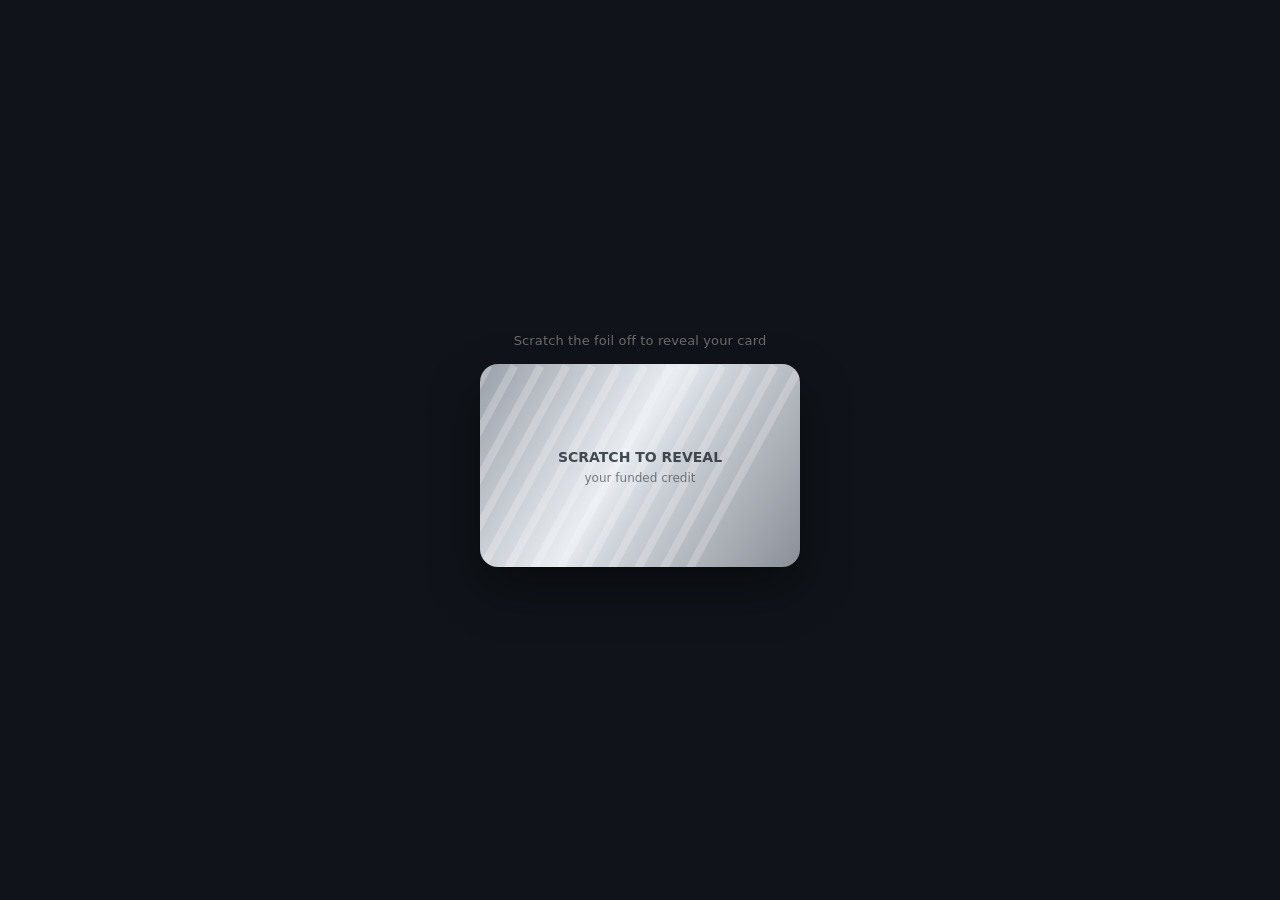
<file: scratch-card-8A/scratch-card-8A.html>
<!doctype html>
<html lang="en">
<head>
<meta charset="utf-8" />
<title>Motive · Scratch to Reveal Card (8A)</title>
<meta name="viewport" content="width=device-width,initial-scale=1" />
<style>
  /* ─────────────────────────────────────────────────────────────────
     SCRATCH-TO-REVEAL MOTIVE CARD — self-contained, no dependencies.
     Drop the .scratch8a block + the <script> below into any page.
     The ONLY thing to change is the <img src> marked  ▼ YOUR CARD ▼.
     Theme via the CSS variables in .scratch8a.

     Hook: the wrapper dispatches a bubbling CustomEvent
       'scratch:revealed'  (fires exactly once per reveal)
     Reset: call  window.scratch8aReset()  to re-arm the foil.
  ───────────────────────────────────────────────────────────────── */
  .scratch8a {
    --card-w: 320px;             /* card width; height auto-locks to image aspect */
    --motive-blue: #0094FF;
    --motive-blue-dk: #0063C4;
    --ink: #0A0A0A;
    font-family: 'Inter', system-ui, -apple-system, sans-serif;
    display: inline-flex; flex-direction: column; align-items: center; gap: 16px;
    user-select: none; -webkit-user-select: none;
  }
  .scratch8a__hint {
    font-size: 13px; color: #6B6B6B; font-weight: 500; letter-spacing: 0.01em;
  }
  .scratch8a__card {
    position: relative; width: var(--card-w); border-radius: 18px; overflow: hidden;
    box-shadow: 0 22px 50px rgba(0,0,0,0.45);
    transition: box-shadow .6s ease;
  }
  .scratch8a.is-revealed .scratch8a__card {
    box-shadow:
      0 22px 50px rgba(0,0,0,0.45),
      0 0 44px rgba(0, 148, 255, 0.35),  /* var(--motive-blue) glow */
      0 0 88px rgba(0, 99, 196, 0.20);   /* var(--motive-blue-dk) halo */
  }
  .scratch8a__card img {
    width: 100%; height: auto; display: block;
    -webkit-user-drag: none; user-drag: none;
  }
  .scratch8a__foil {
    position: absolute; inset: 0; width: 100%; height: 100%;
    cursor: grab; touch-action: none;
    transition: opacity .45s ease;
  }
  .scratch8a__foil:active { cursor: grabbing; }
  .scratch8a.is-revealed .scratch8a__foil { opacity: 0; pointer-events: none; }
</style>
</head>
<body style="margin:0; min-height:100vh; display:grid; place-items:center; background:#10141A;">

  <!-- ═══ THE COMPONENT ═══ -->
  <div class="scratch8a" id="scratch8a">
    <div class="scratch8a__hint" data-hint>Scratch the foil off to reveal your card</div>

    <div class="scratch8a__card">
      <!-- ▼ YOUR CARD IMAGE ▼  — replace this src with your Motive Card front -->
      <img src="assets/motive-card-front.png" alt="Motive Card" />
      <!-- ▲ YOUR CARD IMAGE ▲ -->
      <canvas class="scratch8a__foil" data-foil aria-label="Scratch to reveal"></canvas>
    </div>
  </div>
  <!-- ═══ /THE COMPONENT ═══ -->

<script>
(function () {
  const root   = document.getElementById('scratch8a');
  const card   = root.querySelector('.scratch8a__card');
  const img    = card.querySelector('img');
  const canvas = root.querySelector('[data-foil]');
  const hint   = root.querySelector('[data-hint]');
  const ctx    = canvas.getContext('2d');

  let down = false, cleared = false, sampleTick = 0;

  // Size the canvas to the card image (DPR-aware) and paint the foil.
  function paintFoil() {
    const w = card.clientWidth, h = card.clientHeight;
    if (!w || !h) return;
    const dpr = window.devicePixelRatio || 1;
    canvas.width  = Math.round(w * dpr);
    canvas.height = Math.round(h * dpr);
    canvas.style.width  = w + 'px';
    canvas.style.height = h + 'px';
    ctx.setTransform(dpr, 0, 0, dpr, 0, 0);
    ctx.globalCompositeOperation = 'source-over';

    // Silver diagonal gradient
    const g = ctx.createLinearGradient(0, 0, w, h);
    g.addColorStop(0.00, '#9aa0a8');
    g.addColorStop(0.45, '#e9edf2');
    g.addColorStop(0.55, '#cfd4da');
    g.addColorStop(1.00, '#8b9098');
    ctx.fillStyle = g;
    ctx.fillRect(0, 0, w, h);

    // Faint diagonal white sheen stripes
    ctx.fillStyle = 'rgba(255,255,255,0.22)';
    for (let i = -h; i < w; i += 26) {
      ctx.save();
      ctx.translate(i, 0);
      ctx.rotate(0.5);
      ctx.fillRect(0, 0, 8, h * 2);
      ctx.restore();
    }

    // Centered label
    ctx.textAlign = 'center';
    ctx.fillStyle = 'rgba(40,46,54,0.85)';
    ctx.font = '700 14px Inter, system-ui, sans-serif';
    ctx.fillText('SCRATCH TO REVEAL', w / 2, h / 2 - 4);
    ctx.fillStyle = 'rgba(40,46,54,0.60)';
    ctx.font = '500 12px Inter, system-ui, sans-serif';
    ctx.fillText('your funded credit', w / 2, h / 2 + 16);
  }

  function erase(e) {
    if (cleared) return;
    const r = canvas.getBoundingClientRect();
    const x = (e.clientX - r.left) * (canvas.clientWidth  / r.width);
    const y = (e.clientY - r.top ) * (canvas.clientHeight / r.height);
    ctx.globalCompositeOperation = 'destination-out';
    ctx.fillStyle = 'rgba(0,0,0,1)';
    ctx.beginPath();
    ctx.arc(x, y, 20, 0, Math.PI * 2);
    ctx.fill();

    // Sampling getImageData every move is expensive; check periodically.
    if ((++sampleTick % 4) === 0 && clearedRatio() > 0.5) reveal();
  }

  function clearedRatio() {
    const d = ctx.getImageData(0, 0, canvas.width, canvas.height).data;
    let clear = 0, total = 0;
    // Sparse alpha sample (every 40th pixel) — fast and good enough.
    for (let i = 3; i < d.length; i += 4 * 40) {
      total++;
      if (d[i] < 20) clear++;
    }
    return total ? clear / total : 0;
  }

  function reveal() {
    if (cleared) return;
    cleared = true;
    root.classList.add('is-revealed');
    hint.textContent = 'Your Motive Card — funded and ready';
    // HOOK: external code (e.g. your CTA button) can listen for this.
    root.dispatchEvent(new CustomEvent('scratch:revealed', { bubbles: true }));
  }

  // Public reset hook — re-arms the foil.
  window.scratch8aReset = function reset() {
    cleared = false;
    sampleTick = 0;
    root.classList.remove('is-revealed');
    hint.textContent = 'Scratch the foil off to reveal your card';
    paintFoil();
  };

  // Pointer wiring — mouse + touch + pen via Pointer Events
  canvas.addEventListener('pointerdown', (e) => {
    if (cleared) return;
    down = true;
    canvas.setPointerCapture(e.pointerId);
    erase(e);
  });
  canvas.addEventListener('pointermove', (e) => { if (down) erase(e); });
  canvas.addEventListener('pointerup',     () => { down = false; });
  canvas.addEventListener('pointercancel', () => { down = false; });
  canvas.addEventListener('pointerleave',  () => { down = false; });

  // Paint once the image has sized the card; repaint on resize unless revealed.
  if (img.complete && img.naturalWidth) paintFoil();
  else img.addEventListener('load', paintFoil);
  window.addEventListener('resize', () => { if (!cleared) paintFoil(); });
})();

/* ─── Example consumer hook (delete in production) ────────────────────
   document.getElementById('scratch8a').addEventListener('scratch:revealed', () => {
     // enable / reveal your own CTA button here
   });
─────────────────────────────────────────────────────────────────────── */
</script>
</body>
</html>
</file>
